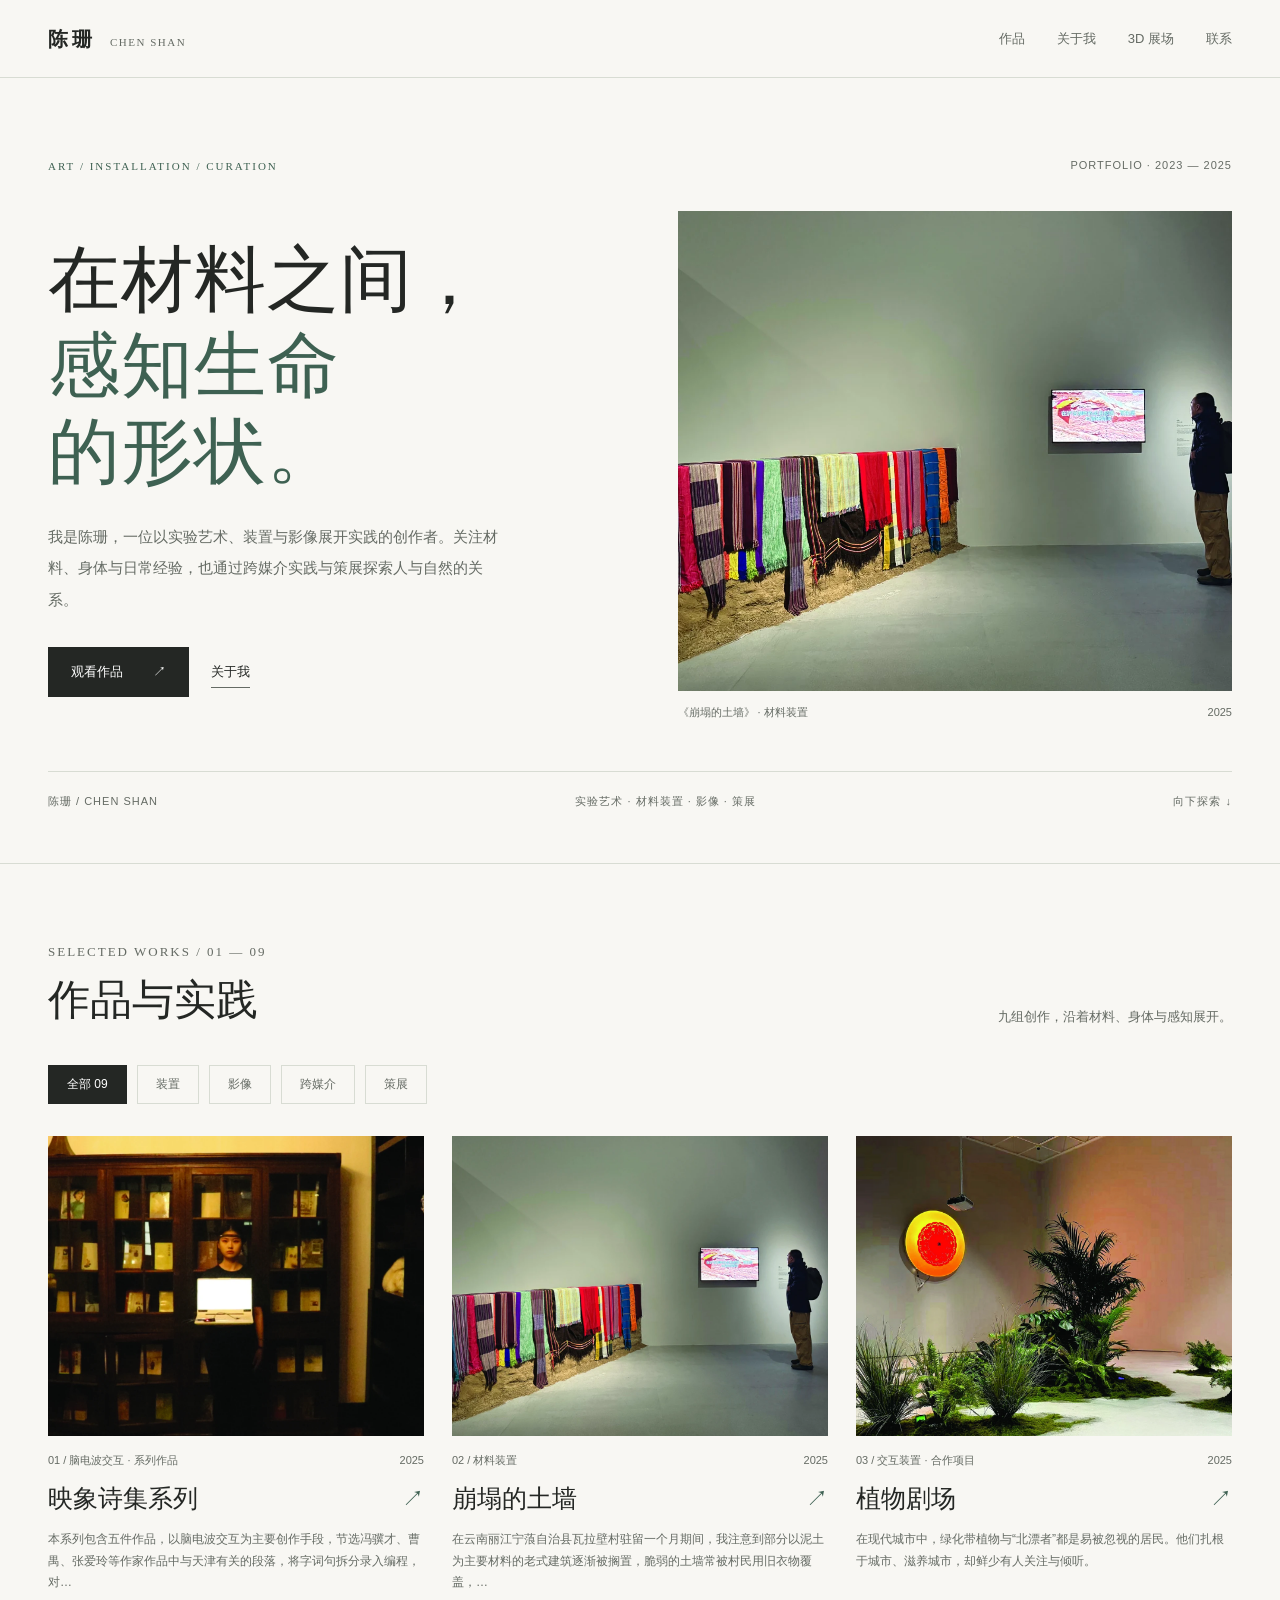
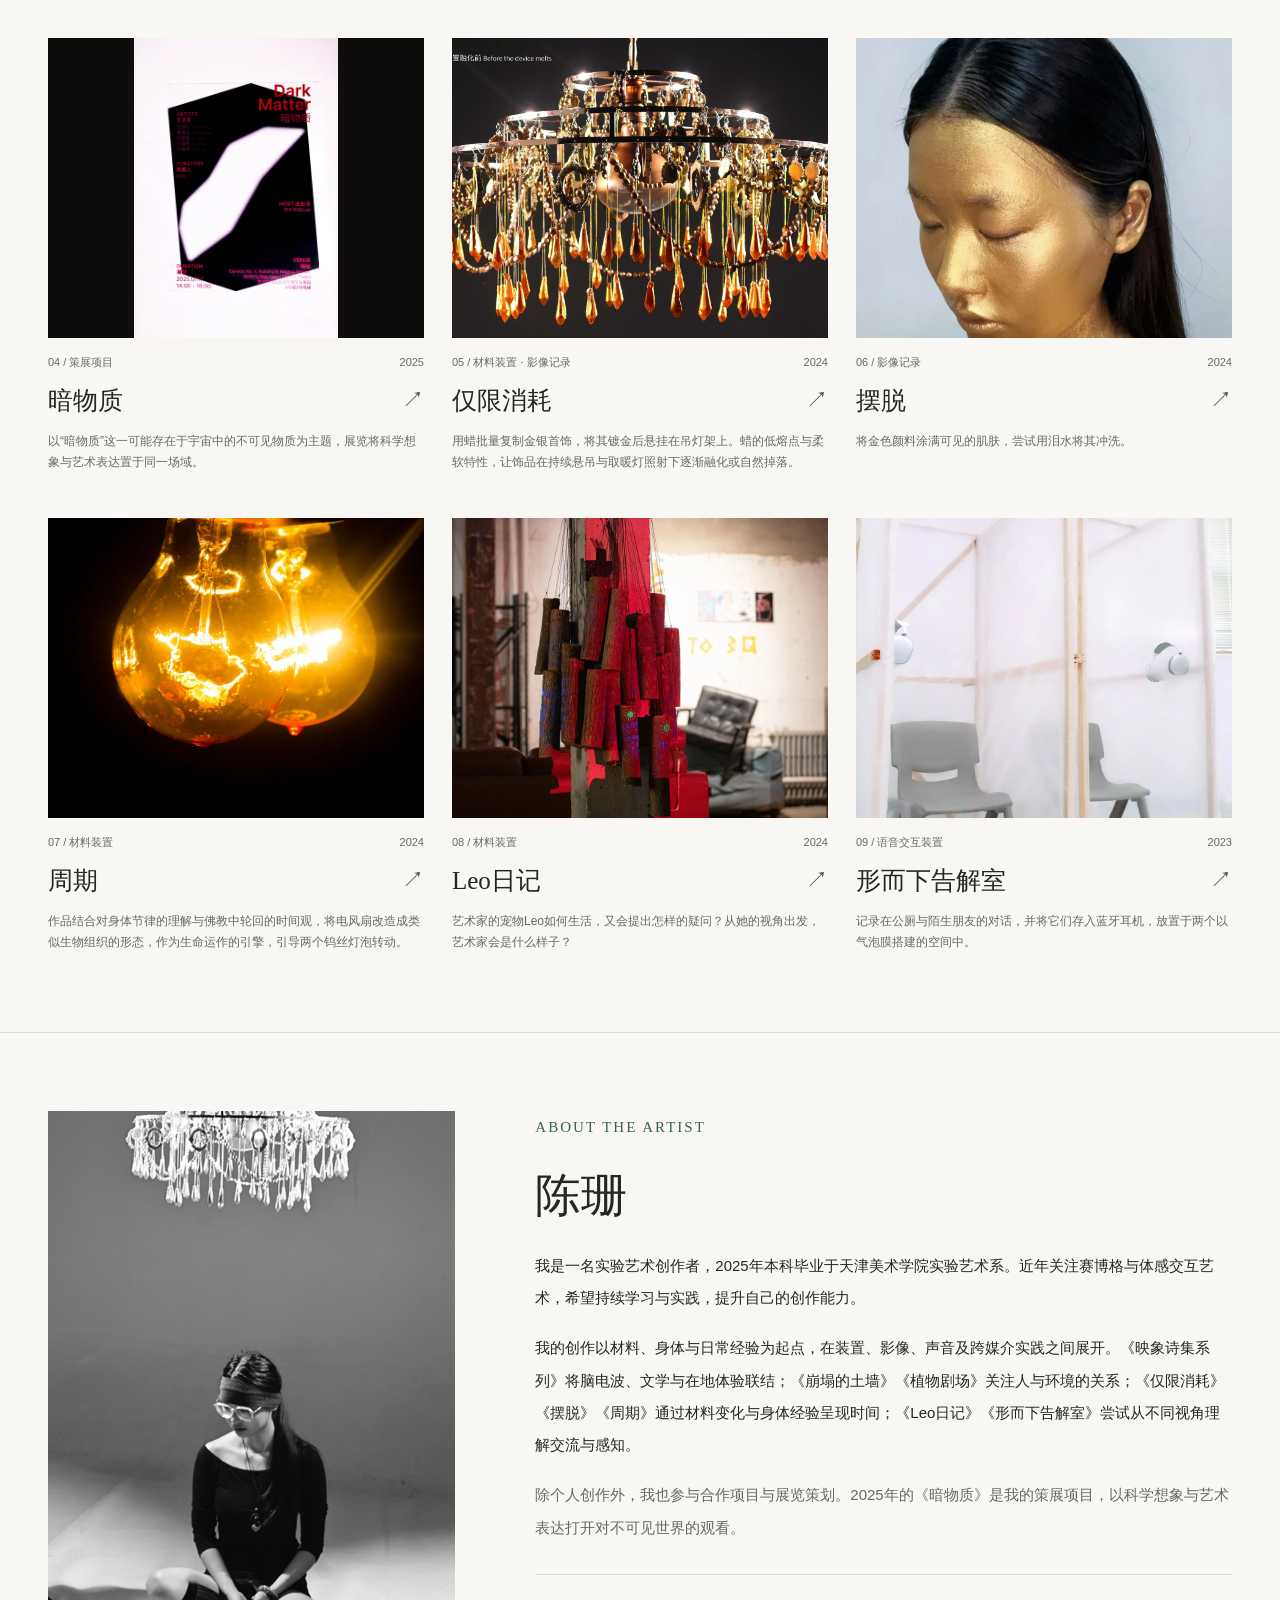
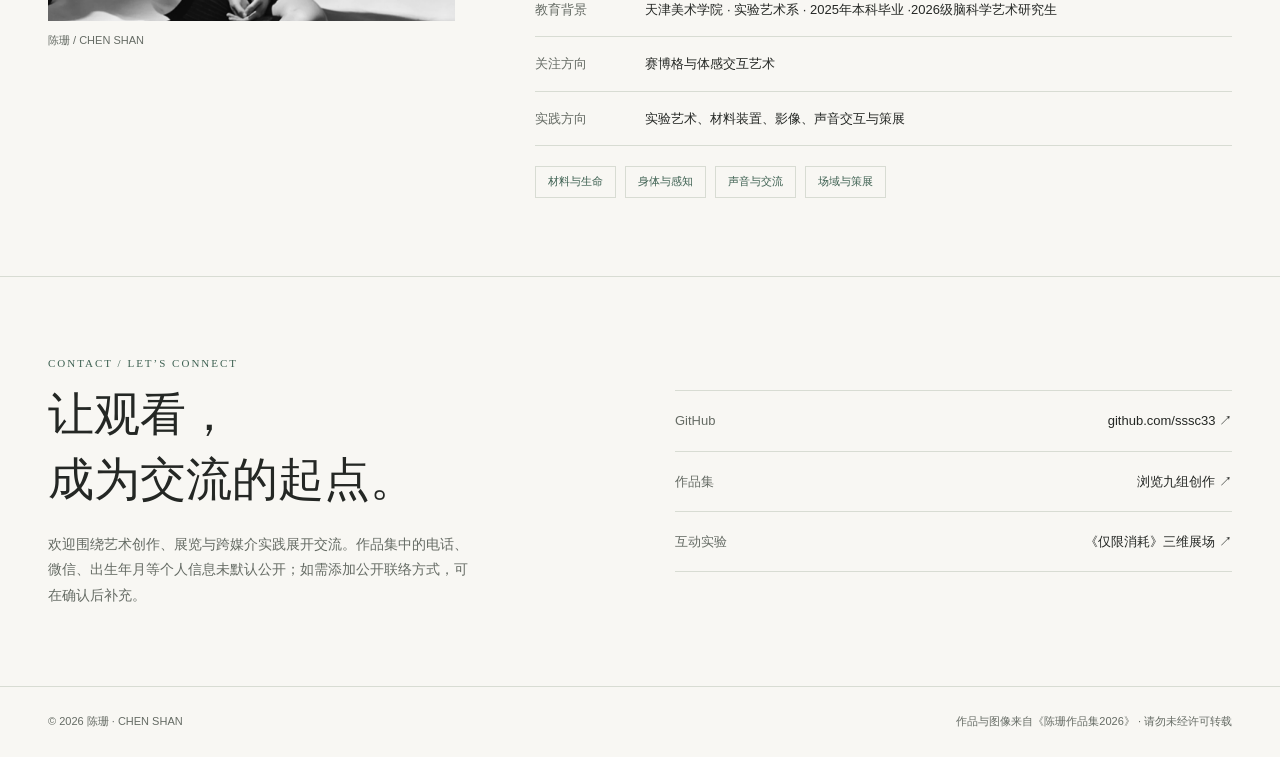
<file: index.html>
<!DOCTYPE html>
<html lang="zh-CN" data-page-node-id="8rqSKiqKAt4icM2FyEb4Lp">
<head data-page-node-id="r7pFKHKZSYpOKsi2xy7SsX">
<meta charset="UTF-8" data-page-node-id="VbLnbrAMjZAGLUX6x2BmOQ">
<meta name="viewport" content="width=device-width,initial-scale=1" data-page-node-id="K2Qko5HA6ViJSsqcUF17HR">
<meta name="description" content="陈珊的实验艺术、装置、影像与策展作品。精选2023—2025年九组创作与项目。" data-page-node-id="hpjHvRL4Z7UQ2uPCsbpcK3">
<meta name="theme-color" content="#f8f7f3" data-page-node-id="7s4FCOfPpSHMFYwwAiRGYe">
<title data-page-node-id="KcirDxGFy3YMMjOQRuATz5">陈珊 CHEN SHAN · 个人作品集</title>
<link rel="stylesheet" href="css/portfolio.css" data-page-node-id="AGuR8pjOy6LHLZb55GRNJC">
<style id="__dm_no_drag_style__">* { -webkit-user-drag: none !important; }</style>
<style id="__dm_bindable_badge_style__">[data-sp-bindable="database"]{outline:1px dashed #0088ff;outline-offset:2px;border-radius:4px;}[data-sp-bindable="database"] *{pointer-events:none !important;transition:none !important;animation:none !important;}[data-sp-bindable="database"]{transition:none !important;animation:none !important;}</style>
</head>
<body data-page-node-id="zxmTgvAGalnPDvrvuc9wGL" style="">
<a class="skip-link" href="#main" data-page-node-id="d4kaXivJX1kNDHhOdg2tZq">跳到内容</a>
<header class="navbar" data-page-node-id="yDhXeYIz6Goq0k56LHNDEj">
<div class="wrap nav-container" data-page-node-id="qvyIbfDB85fH6q7QBkct9z">
<a class="nav-logo" href="index.html" data-page-node-id="BQwiSTdlxaymNYFSNf6ZC4">陈珊<small data-page-node-id="AhR1pgY9bKQGkeUT7XoJTi">CHEN SHAN</small>
</a>
<button class="nav-toggle" id="navToggle" aria-label="展开导航" aria-controls="navMenu" aria-expanded="false" data-page-node-id="5eZ8E43hVzbRWwQamT27dA">
<span class="nav-toggle-bar" data-page-node-id="Bzx51gRHUVUiO9maMeAMvN">
</span>
<span class="nav-toggle-bar" data-page-node-id="wEY5UCsZmvoomRqXjl6Aoh">
</span>
<span class="nav-toggle-bar" data-page-node-id="UrbFhuCrmnl0DbXLItlNTF">
</span>
</button>
<nav class="nav-menu" id="navMenu" aria-label="主导航" data-page-node-id="De8FQhbb19MsvATQdYNJSs">
<a class="nav-link" href="index.html#projects" data-page-node-id="6uYnyJUIibCQYGfRBbZDWI">作品</a>
<a class="nav-link" href="index.html#about" data-page-node-id="VaIHej3FTrCNHgP7EDszMw">关于我</a>
<a class="nav-link" href="timeline.html" data-page-node-id="8xbdNMnM8Fn4HR6lv8vshx">3D 展场</a>
<a class="nav-link" href="index.html#contact" data-page-node-id="5mGRI9uKcIzMJHMiRJOH5d">联系</a>
</nav>
</div>
</header>
<main id="main" data-page-node-id="DuAxab1CW8g7aHWgW6Pnt1">
<section class="hero" id="home" data-page-node-id="LjmiUu1NsNDCRCs7va02gN">
<div class="wrap" data-page-node-id="DUflPztkRe6MOfxMQCDOwD">
<div class="hero-top" data-page-node-id="HxRttDahtAoNEker7qel5d">
<p class="kicker" data-page-node-id="m9MrYgFJ4cPLaMZuAOOzHd">ART / INSTALLATION / CURATION</p>
<p class="edition" data-page-node-id="xJ68UmTMQXGUxdbTWFNXQ9">PORTFOLIO · 2023 — 2025</p>
</div>
<div class="hero-grid" data-page-node-id="Zc6afs6mBFcu9VQxuMY5nz">
<div data-page-node-id="iYfrbtUtebscTE5A22pWgN">
<h1 class="hero-title" data-page-node-id="KV5nus6A5TIagQgs4sqKz0">在材料之间，<span data-page-node-id="XS1itF7svudnhnh4CrcKso">感知生命<br data-page-node-id="YYrQ8zOkXCl9Fcp5xOy58J">的形状。</span>
</h1>
<p class="hero-copy" data-page-node-id="4VZxBZcISCRk0phho52JFA">我是陈珊，一位以实验艺术、装置与影像展开实践的创作者。关注材料、身体与日常经验，也通过跨媒介实践与策展探索人与自然的关系。</p>
<div class="hero-actions" data-page-node-id="KoPHd4SodpDnVhEGOOHDpK">
<a class="btn" href="#projects" data-page-node-id="AmMBisaLcfNqJcHzuVyXfW">观看作品 <span aria-hidden="true" data-page-node-id="O87ezpdwfyyXMmSPQWHLcY">↗</span>
</a>
<a class="text-link" href="#about" data-page-node-id="i0LDIbkV26cGXY1wYhwogF">关于我</a>
</div>
</div>
<figure class="hero-art" data-page-node-id="IDFvWOrCzEm8qx8jWJeQcH">
<a href="work-earth-wall.html" aria-label="查看崩塌的土墙作品详情" data-page-node-id="Dw76rztbG07zw482Oq4LxG">
<img src="assets/portfolio/earth-wall.webp" alt="崩塌的土墙，手工布包裹土墙的展览现场" width="1200" height="1000" fetchpriority="high" data-page-node-id="7Zx7bwTkH1O273FA3UNeEx">
</a>
<figcaption data-page-node-id="mycjBBVrcUg0wQJEulTAfn">
<span data-page-node-id="uY9HEKcPhwbXBM5oLbmpKR">《崩塌的土墙》 · 材料装置</span>
<span data-page-node-id="kH0jKV8ebJ1SuhMEouJpqR">2025</span>
</figcaption>
</figure>
</div>
<div class="hero-bottom" data-page-node-id="yq9r3juT6W19oCx17U4fAx">
<span data-page-node-id="zAoJQQhbQHPWRhGPbzbyqy">陈珊 / CHEN SHAN</span>
<span data-page-node-id="1dM6NcJXwuKGFtEtPI2uCe">实验艺术 · 材料装置 · 影像 · 策展</span>
<a href="#projects" data-page-node-id="fie3w0j6aCiOluNOFnfkE2">向下探索 ↓</a>
</div>
</div>
</section>
<section class="section" id="projects" data-page-node-id="0bmyb6F4ytcuIoFzFXzmMe">
<div class="wrap" data-page-node-id="xuqONyHzVrsmb2aWUTFuHP">
<div class="section-head" data-page-node-id="tW1BEHLWjg4eVTgFAF8iff">
<div data-page-node-id="ewO8BRMjrjDTyKyVDR6MmM">
<p class="kicker" data-page-node-id="VBOZm6IR5PBn5HTF9w6mGm">SELECTED WORKS / 01 — 09</p>
<h2 data-page-node-id="GGfreHrT33aZuuHNrrsM6x">作品与实践</h2>
</div>
<p data-page-node-id="7M0go16252kr0ZYhS5fdw8">九组创作，沿着材料、身体与感知展开。</p>
</div>
<div class="filters" aria-label="按作品类别筛选" data-page-node-id="gLvCW88hzOh6Fh2S99IjmY">
<button class="filter" data-filter="all" aria-pressed="true" data-page-node-id="zxP5Es5ytA4f65yMWZFBmk">全部 09</button>
<button class="filter" data-filter="installation" aria-pressed="false" data-page-node-id="orpA2GfNDc6koQlDV4jXFV">装置</button>
<button class="filter" data-filter="image" aria-pressed="false" data-page-node-id="Luy5t0V6JewL2Hq0Y6QHCM">影像</button>
<button class="filter" data-filter="practice" aria-pressed="false" data-page-node-id="ScJ9uwfFAE5u0oPDNvToVn">跨媒介</button>
<button class="filter" data-filter="curation" aria-pressed="false" data-page-node-id="ENPxYJfzUWmUggTFv11vIa">策展</button>
</div>
<p class="sr-only" id="filterStatus" role="status" aria-live="polite" data-page-node-id="LIbEClHE0OYYuNawBgkXYr">显示9组作品</p>
<div class="project-grid" data-page-node-id="fJy63Kv2Q7pPlUt0zCBdjE">
<article class="project-card" data-category="practice" data-page-node-id="rFbKSQRGn6zTZYOopigCDA">
<a href="work-imagery.html" data-page-node-id="H3zZ6UIDPNkSXo3pdxqVdg">
<div class="card-media" data-page-node-id="Jc3W03LBCmAtAokfQvxqrf">
<img src="assets/portfolio/imagery.webp" alt="映象诗集系列作品图" loading="lazy" width="900" height="1050" data-page-node-id="H3m1jaWlPb2wvrij1d2EDs">
</div>
<div class="card-meta" data-page-node-id="XCp63VU9dARAOR9VBz2gR8">
<span data-page-node-id="GvpK3c8wE8CtLAY82I8bH3">01 / 脑电波交互 · 系列作品</span>
<span data-page-node-id="6OJpRyAEGJcwIhZiY3JytP">2025</span>
</div>
<h3 class="card-title" data-page-node-id="1PiB0AJ4rihH0LHjBxrcMW">映象诗集系列<span aria-hidden="true" data-page-node-id="7NzWHECY0EGXoAWnIrsIoK">↗</span>
</h3>
<p class="card-desc" data-page-node-id="94BTmNkwBdgaGPwcETQ2Cl">本系列包含五件作品，以脑电波交互为主要创作手段，节选冯骥才、曹禺、张爱玲等作家作品中与天津有关的段落，将字词句拆分录入编程，对…</p>
</a>
</article>
<article class="project-card" data-category="installation" data-page-node-id="3tYBJOlHDfusB7Xww6T66I">
<a href="work-earth-wall.html" data-page-node-id="NG0xI96PKbP2ymIgbboHBJ">
<div class="card-media" data-page-node-id="G4xBtjoF0jVLgBmKknrYRa">
<img src="assets/portfolio/earth-wall.webp" alt="崩塌的土墙作品图" loading="lazy" width="900" height="1050" data-page-node-id="K84VFdk0CBFzL3qQZcRZbH">
</div>
<div class="card-meta" data-page-node-id="Gp1iAVl9ILX1ARxCKrddMU">
<span data-page-node-id="mzPMhLe65Y0NJzpMqebNjS">02 / 材料装置</span>
<span data-page-node-id="Rhi8oH7NiyOuwtLxG7HGyU">2025</span>
</div>
<h3 class="card-title" data-page-node-id="fPaa8gXCIZ4fuIc6d2ecSX">崩塌的土墙<span aria-hidden="true" data-page-node-id="bQVb5cLYR2mZ8pE7TbYNUW">↗</span>
</h3>
<p class="card-desc" data-page-node-id="Y1O5DTuGuNqWvEMUqGCoVH">在云南丽江宁蒗自治县瓦拉壁村驻留一个月期间，我注意到部分以泥土为主要材料的老式建筑逐渐被搁置，脆弱的土墙常被村民用旧衣物覆盖，…</p>
</a>
</article>
<article class="project-card" data-category="installation" data-page-node-id="5OfZrql3R7miHOC8eykHdu">
<a href="work-botanical.html" data-page-node-id="ahPLdRDXLRE9QlOVuef03i">
<div class="card-media" data-page-node-id="qtgHx1YzYGhgfnCmOZud1L">
<img src="assets/portfolio/botanical.webp" alt="植物剧场作品图" loading="lazy" width="900" height="1050" data-page-node-id="7uFxaMbbcZM6JhkjvAYRgU">
</div>
<div class="card-meta" data-page-node-id="mFFFwgALbZp703virQVrYX">
<span data-page-node-id="WshXQQZnUDI5AYICbx2u8R">03 / 交互装置 · 合作项目</span>
<span data-page-node-id="z9fBZPmLCqiruDuBKpVP3q">2025</span>
</div>
<h3 class="card-title" data-page-node-id="5rWJfnbYyoBz6niMa8VM8O">植物剧场<span aria-hidden="true" data-page-node-id="sAsEXTulQwPHdMPkhCJug7">↗</span>
</h3>
<p class="card-desc" data-page-node-id="ldxuuGJr6nevaJ9AyTMRPi">在现代城市中，绿化带植物与“北漂者”都是易被忽视的居民。他们扎根于城市、滋养城市，却鲜少有人关注与倾听。</p>
</a>
</article>
<article class="project-card" data-category="curation" data-page-node-id="uz2whmkCNV7XrFNf0wSaUU">
<a href="work-dark-matter.html" data-page-node-id="z8bTIYYOCyOoLFpnbVDTBX">
<div class="card-media is-poster" data-page-node-id="Bw4RPIZENVYA1CGx8QbJVB">
<img src="assets/portfolio/dark-matter.webp" alt="《暗物质》展览海报，黑底红字与白色光带" loading="lazy" width="900" height="1050" data-page-node-id="zcgozBbKVKFmWbWggzXrNo">
</div>
<div class="card-meta" data-page-node-id="Jo8I1wFjFIxh0eSOeBBrcK">
<span data-page-node-id="EJko2rqDZTBpF3XP0Y07xk">04 / 策展项目</span>
<span data-page-node-id="nuvH78bdJd6HGuqe1vDlWP">2025</span>
</div>
<h3 class="card-title" data-page-node-id="YbEvTHbI5kwps78KhJ8gAw">暗物质<span aria-hidden="true" data-page-node-id="V28ThhhhKYr1BPY9Ovr3aA">↗</span>
</h3>
<p class="card-desc" data-page-node-id="J1he9ICSEvEyZlqzTgU3qT">以“暗物质”这一可能存在于宇宙中的不可见物质为主题，展览将科学想象与艺术表达置于同一场域。</p>
</a>
</article>
<article class="project-card" data-category="installation" data-page-node-id="WVVnLS3crsObcppL8PrpQQ">
<a href="work-consumption.html" data-page-node-id="QJ77MncqMfLVhNXMicfDSt">
<div class="card-media" data-page-node-id="EOT4CTm9xfzrHGBA5Bsu2w">
<img src="assets/portfolio/consumption.webp" alt="仅限消耗作品图" loading="lazy" width="900" height="1050" data-page-node-id="C8YoSz1PLvJE9T3rqj2wCV">
</div>
<div class="card-meta" data-page-node-id="sqvKQrvFK1GOioE0CeqFIc">
<span data-page-node-id="FESVBbiKDDagqTpl6zBhpm">05 / 材料装置 · 影像记录</span>
<span data-page-node-id="tJmkwFJDtMiUrsledAOqYh">2024</span>
</div>
<h3 class="card-title" data-page-node-id="n6nFlDAZwGNPXzeFUab25z">仅限消耗<span aria-hidden="true" data-page-node-id="xZyRbNjsJmi7TcEfm8faZC">↗</span>
</h3>
<p class="card-desc" data-page-node-id="4AeFkVDPm9H0lea5YzZVbN">用蜡批量复制金银首饰，将其镀金后悬挂在吊灯架上。蜡的低熔点与柔软特性，让饰品在持续悬吊与取暖灯照射下逐渐融化或自然掉落。</p>
</a>
</article>
<article class="project-card" data-category="image" data-page-node-id="1CvXSjCyUfIJpEK2koOVus">
<a href="work-get-rid-of.html" data-page-node-id="IYSiBgVrbpLYFr7I49TXhP">
<div class="card-media is-portrait" data-page-node-id="fCdCmls4lJUTkNeryMFyo9">
<img src="assets/portfolio/get-rid-of.webp" alt="金色颜料覆满脸部与肩颈，闭眼低头的身体特写" loading="lazy" width="900" height="1050" data-page-node-id="XSSQuBGkBaIVmyoB8HOvNU">
</div>
<div class="card-meta" data-page-node-id="tSEDN8IYAzkwGAj8pbAw4d">
<span data-page-node-id="nMoH6YptEPCT6C259nITm0">06 / 影像记录</span>
<span data-page-node-id="b7cag6lSutp70GAQ5FNBna">2024</span>
</div>
<h3 class="card-title" data-page-node-id="8WX1WpWPXglCd7lspYT3EY">摆脱<span aria-hidden="true" data-page-node-id="3S2lA6UiQw6gS2vGcEErzB">↗</span>
</h3>
<p class="card-desc" data-page-node-id="iGRIkxFFoNB03xsGqFhYf5">将金色颜料涂满可见的肌肤，尝试用泪水将其冲洗。</p>
</a>
</article>
<article class="project-card" data-category="installation" data-page-node-id="tbIvP1AASJiEKXtGyooAmf">
<a href="work-cycle.html" data-page-node-id="1KLz2uZOlCgySCBDPaOQpD">
<div class="card-media" data-page-node-id="Klf55AW4boTc7dqDZuk8wc">
<img src="assets/portfolio/cycle.webp" alt="暗场中两只钨丝灯泡发出暖橙色光" loading="lazy" width="900" height="1050" data-page-node-id="MKaWNGToZCO3EjUGcToOLD">
</div>
<div class="card-meta" data-page-node-id="To2uqE7lomcR2re0bi9jJC">
<span data-page-node-id="SPz50BOyzHDl3EsrZG1UFW">07 / 材料装置</span>
<span data-page-node-id="YOCGlKCPZWGkaQkCkRsmj0">2024</span>
</div>
<h3 class="card-title" data-page-node-id="OQULDV1ZZaPlTb29PMqgOh">周期<span aria-hidden="true" data-page-node-id="xryxOqTnEITVnz8qwMOBxD">↗</span>
</h3>
<p class="card-desc" data-page-node-id="9ch0KR0VxeMMVC5WAxu08N">作品结合对身体节律的理解与佛教中轮回的时间观，将电风扇改造成类似生物组织的形态，作为生命运作的引擎，引导两个钨丝灯泡转动。</p>
</a>
</article>
<article class="project-card" data-category="installation" data-page-node-id="Z7gHgy4NKIrmsDXgwzMHJp">
<a href="work-leo.html" data-page-node-id="TH6hxhLv0PpIv5amz4Y04h">
<div class="card-media" data-page-node-id="pdm0bRaXjD8QJM5WoAJkUf">
<img src="assets/portfolio/leo.webp" alt="悬挂的桉木段与荧光涂绘装置现场" loading="lazy" width="900" height="1050" data-page-node-id="HbRIf6Mn2d5oENOtUk14df">
</div>
<div class="card-meta" data-page-node-id="IBA7ERpBU1ZAAK8lTCX2h2">
<span data-page-node-id="HIwsorPFPPErjBekWSQtSq">08 / 材料装置</span>
<span data-page-node-id="uXlC0FuxdBDDco8M2pNyNz">2024</span>
</div>
<h3 class="card-title" data-page-node-id="Ol0RXcs9A2H8SdcFndp7am">Leo日记<span aria-hidden="true" data-page-node-id="lvmyrucBpM0fNvsRsb5kua">↗</span>
</h3>
<p class="card-desc" data-page-node-id="qgoHghnOwF4AwTFVaYRf7p">艺术家的宠物Leo如何生活，又会提出怎样的疑问？从她的视角出发，艺术家会是什么样子？</p>
</a>
</article>
<article class="project-card" data-category="installation" data-page-node-id="95BIICgwBDAA8yEtyERp4S">
<a href="work-confessional.html" data-page-node-id="urdnMqRxlg5k6DHZJJIVGO">
<div class="card-media" data-page-node-id="9g2UNh5XlcJMRXAi7PWzXK">
<img src="assets/portfolio/confessional.webp" alt="形而下告解室作品图" loading="lazy" width="900" height="1050" data-page-node-id="1bliIZ3j7Fu4dHgOGwSv73">
</div>
<div class="card-meta" data-page-node-id="PaCEAC9HsSGuvXBK1xXdpO">
<span data-page-node-id="DivEehkYTcI0HidxJHXBzk">09 / 语音交互装置</span>
<span data-page-node-id="xNzD1FJflwfXiCDO9jZwcN">2023</span>
</div>
<h3 class="card-title" data-page-node-id="0BMVjzOoDCaYxnB2FBFYm8">形而下告解室<span aria-hidden="true" data-page-node-id="jQ2C1rE8XNGrePBddzTjxh">↗</span>
</h3>
<p class="card-desc" data-page-node-id="PkMECN5EFPUf0OkSSXmUhF">记录在公厕与陌生朋友的对话，并将它们存入蓝牙耳机，放置于两个以气泡膜搭建的空间中。</p>
</a>
</article>
</div>
</div>
</section>
<section class="section" id="about" data-page-node-id="hDCsEiD3nDiLZNvUm8Z6qC">
<div class="wrap about-grid" data-page-node-id="2Bpl6cDTBG74Y5MFG8LCPL">
<figure class="portrait" data-page-node-id="4ZkSQBFHXjVKyntCtuCLxH">
<img src="assets/portfolio/portrait.webp" alt="陈珊个人肖像" loading="lazy" width="750" height="1000" data-page-node-id="BcUXncsoV3ziTT0j42FAFh">
<figcaption data-page-node-id="6X8ukbcPmlWNusg531TWzT">陈珊 / CHEN SHAN</figcaption>
</figure>
<div class="about-text" data-page-node-id="dPPhMnISm9zFepQm2Ijo2y">
<p class="kicker" data-page-node-id="Ibo886fFjw0i4kbHgx61mt">ABOUT THE ARTIST</p>
<h2 data-page-node-id="ecWs6BTzSRp9x1OFpZW0lP">陈珊</h2>
<p data-page-node-id="4j51LOhBPD9yqapucMesix">我是一名实验艺术创作者，2025年本科毕业于天津美术学院实验艺术系。近年关注赛博格与体感交互艺术，希望持续学习与实践，提升自己的创作能力。</p>
<p data-page-node-id="JGRxh6oGOhJXLJqaclcJEH">我的创作以材料、身体与日常经验为起点，在装置、影像、声音及跨媒介实践之间展开。《映象诗集系列》将脑电波、文学与在地体验联结；《崩塌的土墙》《植物剧场》关注人与环境的关系；《仅限消耗》《摆脱》《周期》通过材料变化与身体经验呈现时间；《Leo日记》《形而下告解室》尝试从不同视角理解交流与感知。</p>
<p class="about-note" data-page-node-id="cjtVDxZkesMzEfPZ0rxol0">除个人创作外，我也参与合作项目与展览策划。2025年的《暗物质》是我的策展项目，以科学想象与艺术表达打开对不可见世界的观看。</p>
<dl class="bio-facts" data-page-node-id="EXjLJWpWGTzuhuPC7adHVS">
<div class="bio-fact" data-page-node-id="jQ3xFWwgAGBLkUATvxAfwK">
<dt data-page-node-id="54zK2WmTij1b7LG1MGep6x">教育背景</dt>
<dd data-page-node-id="GuYZsklQOX63IgmH93gxyK" style="white-space: pre-wrap;">天津美术学院 · 实验艺术系 · 2025年本科毕业 ·2026级脑科学艺术研究生
</dd>
</div>
<div class="bio-fact" data-page-node-id="PDAYX4Gyw3XEBgnBGEYeKm">
<dt data-page-node-id="Xq2WROgzgSDsjy3eaG3GT1">关注方向</dt>
<dd data-page-node-id="TpK7x1UFUSNVZjm2Yywuid">赛博格与体感交互艺术</dd>
</div>
<div class="bio-fact" data-page-node-id="dVgb9wG7CbXbAd5lpJj0M8">
<dt data-page-node-id="dEDuU2cMHJkpTt1Et7O5ck">实践方向</dt>
<dd data-page-node-id="dEm9SZmFVTnFVOXKHr9Mbq">实验艺术、材料装置、影像、声音交互与策展</dd>
</div>
</dl>
<div class="practice-tags" data-page-node-id="hHy08WqHcl9JxlPlbgvL7G">
<span data-page-node-id="u81gjflQgrxtHZbJYbH8yK">材料与生命</span>
<span data-page-node-id="kF62iWRyaflmHEDdy9fDnE">身体与感知</span>
<span data-page-node-id="1E1plcMuUWE3CJcsX0MgOA">声音与交流</span>
<span data-page-node-id="9aBi1jxP1kDnn4MOAvSw1j">场域与策展</span>
</div>
</div>
</div>
</section>
<section class="section" id="contact" data-page-node-id="a4TPkDANDwa1sWwMPHZ4zK">
<div class="wrap contact-grid" data-page-node-id="KSlRW6Yx4Utkxodf7xm962">
<div data-page-node-id="uEgwmuAGlHyGPovqGc7r2A">
<p class="kicker" data-page-node-id="VatBQiStNF1U43RyNuHI1l">CONTACT / LET’S CONNECT</p>
<h2 class="contact-title" data-page-node-id="QHNHyK1Yht4aHAejOJMFOi">让观看，<br data-page-node-id="5UUw8RMlb3bNEdjelauGkN">成为交流的起点。</h2>
<p class="contact-copy" data-page-node-id="ymNMervjdMJEla2n8lDskk">欢迎围绕艺术创作、展览与跨媒介实践展开交流。作品集中的电话、微信、出生年月等个人信息未默认公开；如需添加公开联络方式，可在确认后补充。</p>
</div>
<div class="contact-links" data-page-node-id="ZWDU0idD5ssMBvu4rVclTg">
<a class="contact-row" href="https://github.com/sssc33" target="_blank" rel="noopener noreferrer" data-page-node-id="8zgZzN3a9RMBhJdC6eEXwb">
<span data-page-node-id="MRtl4LVaZB6vDFhJGRzas2">GitHub</span>github.com/sssc33 ↗</a>
<a class="contact-row" href="#projects" data-page-node-id="D2dr72fWPEtSr8iDlDQdSr">
<span data-page-node-id="BuBF2NYso68QgPKq5CWTzA">作品集</span>浏览九组创作 ↗</a>
<a class="contact-row" href="timeline.html" data-page-node-id="xZaDjYMfJsBc9cqext0ZUj">
<span data-page-node-id="Ubp0FIPt47IWAQioDHBtiD">互动实验</span>《仅限消耗》三维展场 ↗</a>
</div>
</div>
</section>
</main>
<footer class="footer" data-page-node-id="6l9QtA7F4BIwiAAzeSgun1">
<div class="wrap" data-page-node-id="TIz20aNy4aAbjTHhcQcCt9">
<p data-page-node-id="VG51K3Mws3HWgoZJ4e9H84">© <span id="year" data-page-node-id="TQrjBvlMNtZSmgmIc6kcFV">2026</span> 陈珊 · CHEN SHAN</p>
<p data-page-node-id="6BhGi6ITAt1mcs94YiNG4a">作品与图像来自《陈珊作品集2026》 · 请勿未经许可转载</p>
</div>
</footer>
<script src="js/main.js" defer="" data-page-node-id="bkAnk30GubOxSQOVmyIglw">
</script>
</body>
</html>
</file>
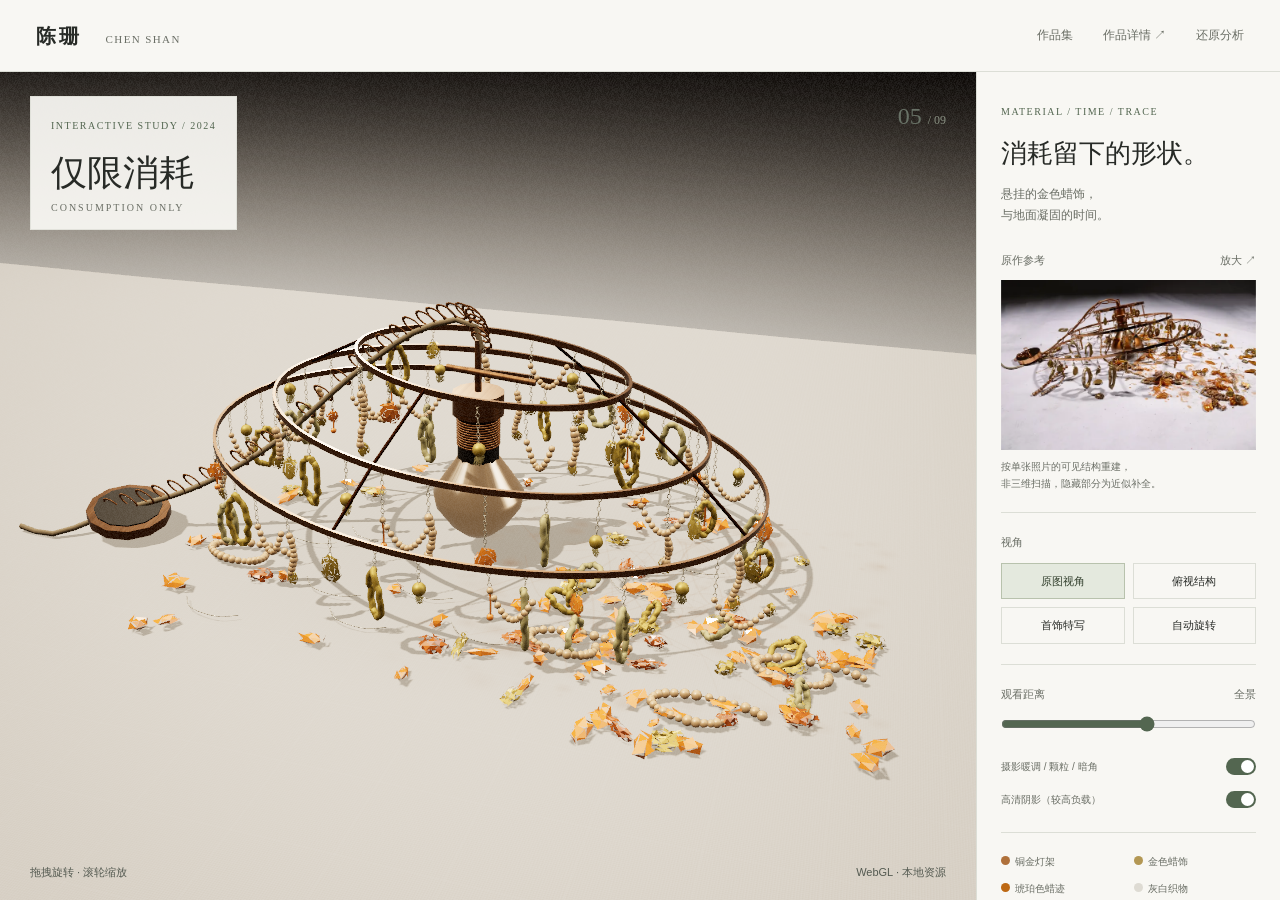
<file: timeline.html>
<!DOCTYPE html>
<html lang="zh-CN">
<head>
<meta charset="UTF-8">
<meta name="viewport" content="width=device-width,initial-scale=1">
<meta name="description" content="陈珊《仅限消耗》参考摄影三维重建：金属灯架、蜡制首饰与消耗痕迹。">
<title>仅限消耗 · 交互三维展场 | 陈珊</title>
<link rel="stylesheet" href="css/timeline.css?v=20261029">
</head>
<body>
<header class="scene-header">
<a class="brand" href="index.html">陈珊 <span>CHEN SHAN</span>
</a>
<nav aria-label="页面导航">
<a href="index.html#projects">作品集</a>
<a href="work-consumption.html">作品详情 ↗</a>
<button id="analysisButton">还原分析</button>
</nav>
</header>
<main class="scene-layout">
<section class="stage" aria-label="仅限消耗三维模型">
<div id="canvas-container">
</div>
<div class="stage-caption">
<span class="eyebrow">INTERACTIVE STUDY / 2024</span>
<h1>仅限消耗</h1>
<p>CONSUMPTION ONLY</p>
</div>
<div class="stage-number">05 <span>/ 09</span>
</div>
<div id="loading" class="loading" role="status">正在构建灯架、首饰与蜡质痕迹…</div>
<div class="stage-bottom">
<span id="sceneStatus" role="status" aria-live="polite">拖拽旋转 · 滚轮缩放</span>
<span id="qualityStatus">WebGL · 本地资源</span>
</div>
</section>
<aside class="inspector">
<div class="panel-heading">
<span class="eyebrow">MATERIAL / TIME / TRACE</span>
<h2>消耗留下的形状。</h2>
<p>悬挂的金色蜡饰，<br>与地面凝固的时间。</p>
</div>
<div class="reference-box">
<div class="label-row">
<span>原作参考</span>
<button id="referenceButton">放大 ↗</button>
</div>
<img src="assets/consumption/reference.svg" alt="用户提供的原作照片：金属环形灯架上悬挂金色蜡饰，布面散落蜡块" width="1080" height="720">
<p>按单张照片的可见结构重建，<br>非三维扫描，隐藏部分为近似补全。</p>
</div>
<div class="control-section">
<p class="control-label">视角</p>
<div class="button-grid">
<button id="resetView" class="selected">原图视角</button>
<button id="topView">俯视结构</button>
<button id="detailView">首饰特写</button>
<button id="autoRotate" aria-pressed="false">自动旋转</button>
</div>
</div>
<div class="control-section">
<label class="range-label" for="zoomRange">
<span>观看距离</span>
<output id="zoomValue">全景</output>
</label>
<input id="zoomRange" type="range" min="5" max="14" value="10.2" step="0.1">
<div class="toggle-row">
<span>摄影暖调 / 颗粒 / 暗角</span>
<button id="filterToggle" class="switch" aria-label="摄影滤镜" aria-pressed="true">
<span>
</span>
</button>
</div>
<div class="toggle-row">
<span>高清阴影（较高负载）</span>
<button id="qualityToggle" class="switch" aria-label="高清阴影" aria-pressed="true">
<span>
</span>
</button>
</div>
</div>
<div class="material-key">
<span>
<i class="key-metal">
</i>铜金灯架</span>
<span>
<i class="key-wax">
</i>金色蜡饰</span>
<span>
<i class="key-amber">
</i>琥珀色蜡迹</span>
<span>
<i class="key-cloth">
</i>灰白织物</span>
</div>
<p class="panel-note">鼠标拖拽或单指旋转；滚轮或双指缩放。<br>模型为真实几何体，可从不同角度观看。<br>点击模型查看材料提示。</p>
</aside>
</main>
<dialog id="referenceDialog" class="reference-dialog" aria-label="原作照片对照">
<div class="dialog-header">
<span>原作摄影 / 用户上传参考</span>
<button data-close="referenceDialog">关闭 ×</button>
</div>
<img src="assets/consumption/reference.svg" alt="仅限消耗原作参考照片">
</dialog>
<dialog id="analysisDialog" class="analysis-dialog" aria-label="照片分析与三维还原结论">
<div class="dialog-header">
<span>REFERENCE ANALYSIS / 还原依据</span>
<button data-close="analysisDialog">关闭 ×</button>
</div>
<article>
<p class="eyebrow">CONSUMPTION ONLY · 2024</p>
<h2>从作品摄影，到三维展场</h2>
<p class="lead">这是一份基于单张照片的几何与材质重建，不是摄影测量或精确扫描。照片无法确定真实尺寸、背面形态及全部首饰数量，下列尺寸均为用于保持比例的虚拟单位。</p>
<h3>01 / 几何结构与相对比例</h3>
<p>横向多层环形金属灯架低置于台面，整体略倾斜。模型采用三层环带：直径约4.7、3.7、2.3虚拟单位，截面为薄而有宽度的矩形金属带；总高约2.1单位。中心由滴状反光灯泡、螺纹灯座和上方连接件构成；细支撑杆连接环层。左侧线缆与链条延伸至圆形连接件。</p>
<p>首饰沿环带悬挂，包括竖向镂空长环、不规则金色片、珠串和细链。形态不采用整齐重复的复制，而使用固定随机种子形成尺寸、垂落长度与不规则边缘的差异。前右方台面上的散落蜡片、珠串、细线与蜡渍保留非对称分布。</p>
<h3>02 / 材质、贴图与映射</h3>
<p>铜金灯架：较高金属度、低至中等粗糙度，叠加细微拉丝和氧化噪声，配合环境反射形成明暗交替。金色蜡饰：更粗糙的表面、凹凸与不规则边缘；珠串较柔和。琥珀蜡块：暖橙色、低金属度和清漆高光，以实时轻量材质近似半透明体感，未使用昂贵的真实透射折射。</p>
<p>台面使用程序化生成的灰白织纹颜色图及凹凸图，平面UV映射配合轻微几何折痕；蜡渍使用透明UV贴片。金属带沿周向与高度展开UV；蜡片和灯泡使用对应参数曲面的UV。原作照片仅用于对照，不作为模型平面贴图伪装三维。</p>
<h3>03 / 光照与摄影视角</h3>
<p>上方偏左暖白主光，弱冷白补光，柔化阴影边缘。主灯投影落在灰白台面上，后方为低亮度背景。场景提供环境反射，突出金属边缘。灯泡在原图并无明显自发光，因此模型默认不添加灯泡发光、霓虹或强烈泛光。</p>
<p>默认相机为低位三分之四透视，适度俯视以同时看见环形层次、垂挂首饰和地面碎片。照片焦距不可确定，使用约38°视场角近似；背面与俯视角是补全后的解释性视图，不代表原作精确结构。</p>
<h3>04 / 渲染与后期</h3>
<p>基于PBR金属/粗糙度材质、ACES电影映射与sRGB显示，背景保持低饱和灰白，主体保留铜金色和暖琥珀色。后期仅施加轻微暖调、细颗粒和暗角；不添加夸张光晕，也不以失焦遮掩几何。滤镜可关闭，以查看材质本身。</p>
<h3>05 / 交互与性能</h3>
<p>支持阻尼旋转、滚轮/双指缩放、固定视角、自动旋转与原图对照。将首饰、细链和珠子按材质合并为批次，限制像素比，使用单盏投影灯；静止后按需渲染，页面不可见时停止动画。高清阴影可切换为轻量模式。</p>
<h3>06 / 还原边界</h3>
<p>本模型不等同于原作扫描：首饰的精确轮廓、细链位置、灯架遮挡关系及照片外的结构只能近似。未加入原图没有的电梯、宇宙光效、录音机等元素。若后续补充正面、侧面、背面照片和实测尺寸，可进一步校准。</p>
</article>
</dialog>
<noscript>
<p class="noscript">请启用JavaScript查看交互模型。<a href="assets/consumption/reference.svg">查看原作照片</a>
</p>
</noscript>
<script src="js/vendor/three.min.js">
</script>
<script src="js/timeline.js?v=20261029" defer>
</script>
</body>
</html>
</file>
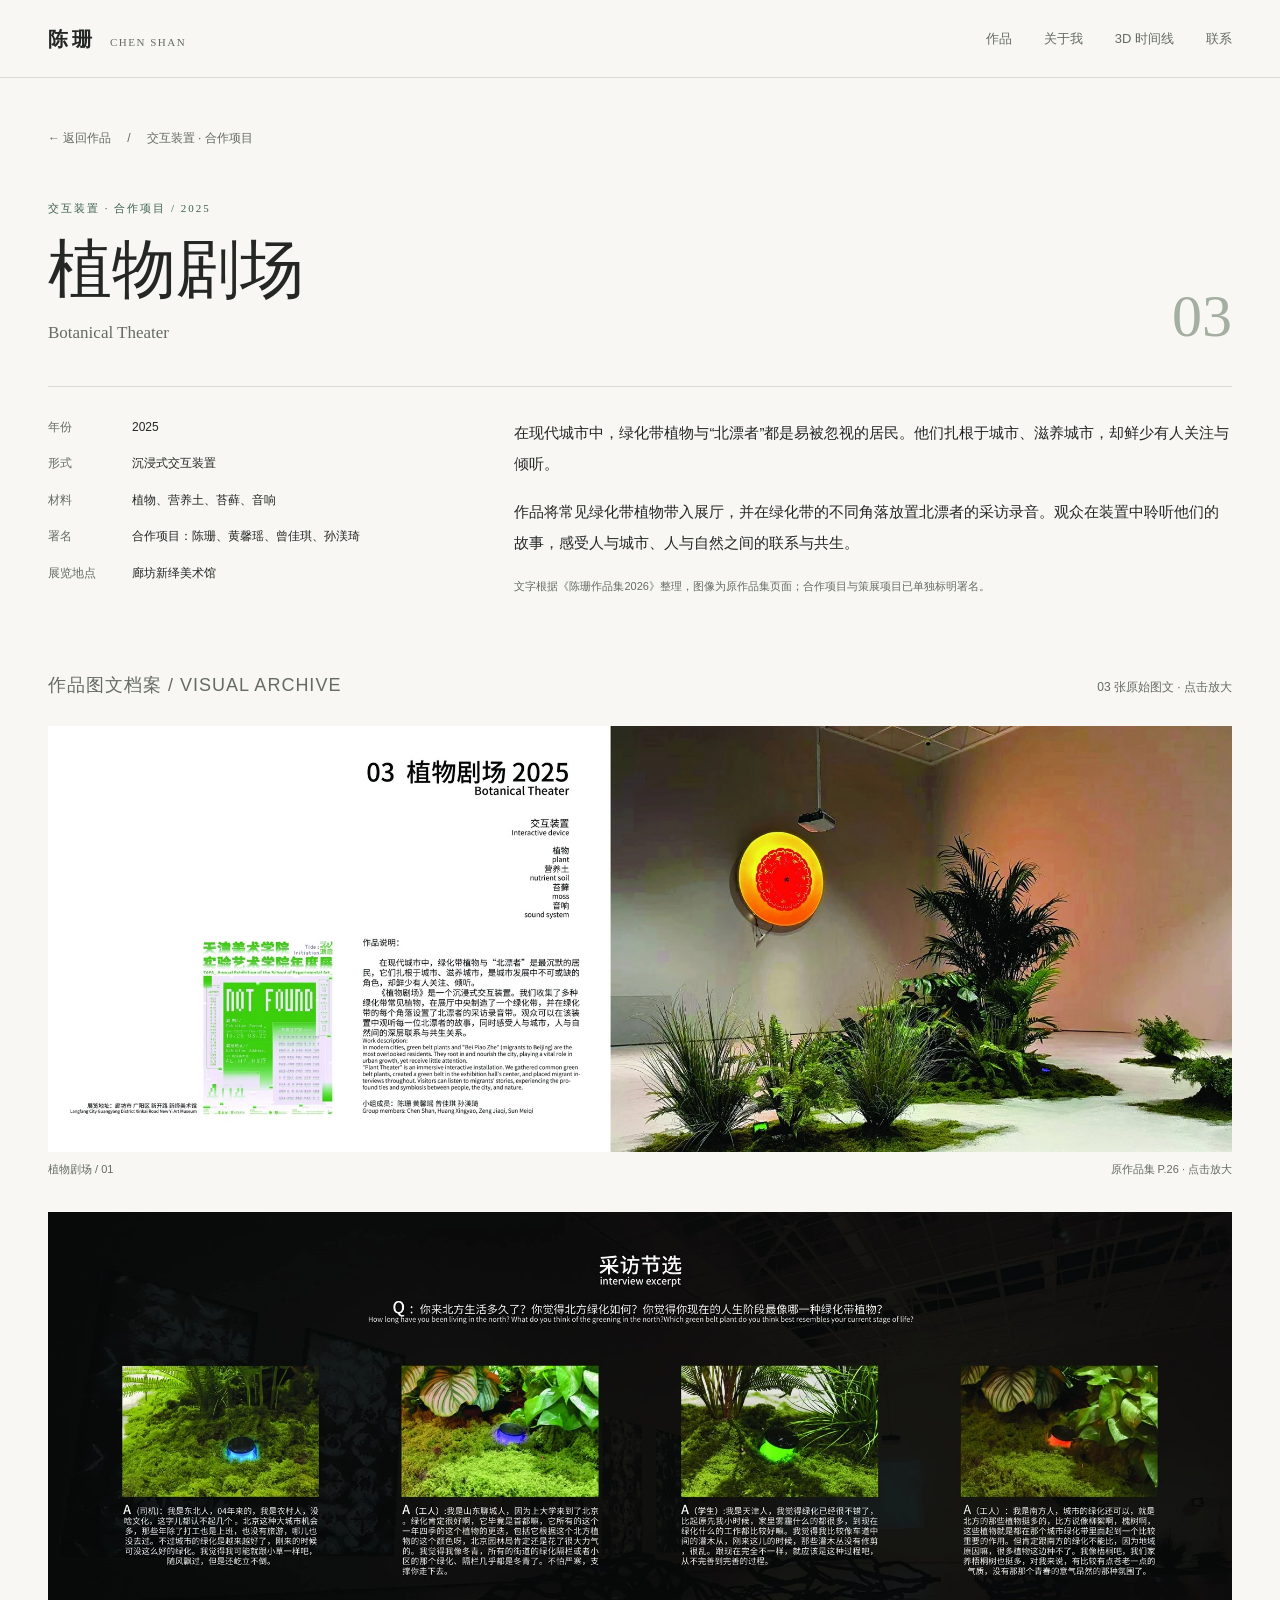
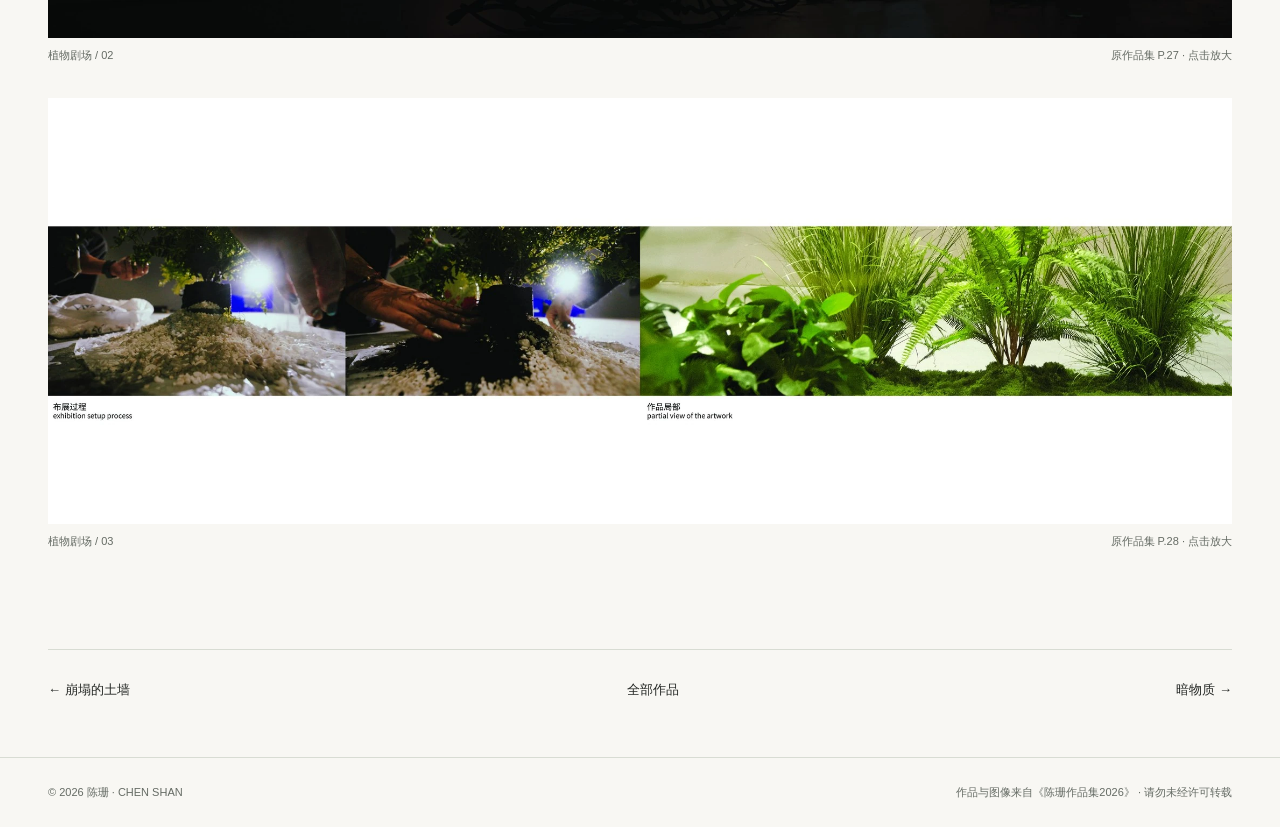
<file: work-botanical.html>
<!DOCTYPE html>
<html lang="zh-CN"><head><meta charset="UTF-8"><meta name="viewport" content="width=device-width,initial-scale=1"><meta name="description" content="在现代城市中，绿化带植物与“北漂者”都是易被忽视的居民。他们扎根于城市、滋养城市，却鲜少有人关注与倾听。"><meta name="theme-color" content="#f8f7f3"><title>植物剧场 · 陈珊 CHEN SHAN</title><link rel="stylesheet" href="css/portfolio.css"></head><body><a class="skip-link" href="#main">跳到内容</a><header class="navbar"><div class="wrap nav-container"><a class="nav-logo" href="index.html">陈珊<small>CHEN SHAN</small></a><button class="nav-toggle" id="navToggle" aria-label="展开导航" aria-controls="navMenu" aria-expanded="false"><span class="nav-toggle-bar"></span><span class="nav-toggle-bar"></span><span class="nav-toggle-bar"></span></button><nav class="nav-menu" id="navMenu" aria-label="主导航"><a class="nav-link" href="index.html#projects">作品</a><a class="nav-link" href="index.html#about">关于我</a><a class="nav-link" href="timeline.html">3D 时间线</a><a class="nav-link" href="index.html#contact">联系</a></nav></div></header><main id="main"><section class="work-intro"><div class="wrap"><div class="breadcrumb"><a href="index.html#projects">← 返回作品</a><span>/</span><span>交互装置 · 合作项目</span></div><div class="work-heading"><div><p class="kicker">交互装置 · 合作项目 / 2025</p><h1>植物剧场</h1><p class="work-en">Botanical Theater</p></div><span class="work-number">03</span></div><div class="work-overview"><dl class="work-facts"><div><dt>年份</dt><dd>2025</dd></div><div><dt>形式</dt><dd>沉浸式交互装置</dd></div><div><dt>材料</dt><dd>植物、营养土、苔藓、音响</dd></div><div><dt>署名</dt><dd>合作项目：陈珊、黄馨瑶、曾佳琪、孙渼琦</dd></div><div><dt>展览地点</dt><dd>廊坊新绎美术馆</dd></div></dl><div class="work-description"><p>在现代城市中，绿化带植物与“北漂者”都是易被忽视的居民。他们扎根于城市、滋养城市，却鲜少有人关注与倾听。</p><p>作品将常见绿化带植物带入展厅，并在绿化带的不同角落放置北漂者的采访录音。观众在装置中聆听他们的故事，感受人与城市、人与自然之间的联系与共生。</p><p class="source-note">文字根据《陈珊作品集2026》整理，图像为原作品集页面；合作项目与策展项目已单独标明署名。</p></div></div></div></section><section class="gallery-section" aria-label="作品图文档案"><div class="wrap"><div class="gallery-heading"><h2>作品图文档案 / VISUAL ARCHIVE</h2><span>03 张原始图文 · 点击放大</span></div><figure class="spread"><button type="button" class="zoom-image" data-image="assets/portfolio/page-26.webp" data-caption="植物剧场 · 原作品集第26页" aria-label="放大植物剧场第1张图文"><img src="assets/portfolio/page-26.webp" alt="植物剧场原作品集第26页，作品图与创作说明" width="2200" height="792" loading="eager"></button><figcaption><span>植物剧场 / 01</span><span>原作品集 P.26 · 点击放大</span></figcaption></figure><figure class="spread"><button type="button" class="zoom-image" data-image="assets/portfolio/page-27.webp" data-caption="植物剧场 · 原作品集第27页" aria-label="放大植物剧场第2张图文"><img src="assets/portfolio/page-27.webp" alt="植物剧场原作品集第27页，作品图与创作说明" width="2200" height="792" loading="lazy"></button><figcaption><span>植物剧场 / 02</span><span>原作品集 P.27 · 点击放大</span></figcaption></figure><figure class="spread"><button type="button" class="zoom-image" data-image="assets/portfolio/page-28.webp" data-caption="植物剧场 · 原作品集第28页" aria-label="放大植物剧场第3张图文"><img src="assets/portfolio/page-28.webp" alt="植物剧场原作品集第28页，作品图与创作说明" width="2200" height="792" loading="lazy"></button><figcaption><span>植物剧场 / 03</span><span>原作品集 P.28 · 点击放大</span></figcaption></figure></div></section><div class="wrap work-nav"><a href="work-earth-wall.html">← 崩塌的土墙</a><a href="index.html#projects">全部作品</a><a href="work-dark-matter.html">暗物质 →</a></div></main><dialog class="lightbox" id="lightbox" aria-label="作品图像放大浏览"><div class="lightbox-top"><p id="lightboxCaption"></p><button class="lightbox-close" id="closeLightbox" type="button">关闭 ×</button></div><img class="lightbox-image" id="lightboxImage" alt=""></dialog><footer class="footer"><div class="wrap"><p>© <span id="year">2026</span> 陈珊 · CHEN SHAN</p><p>作品与图像来自《陈珊作品集2026》 · 请勿未经许可转载</p></div></footer><script src="js/main.js" defer></script></body></html>
</file>
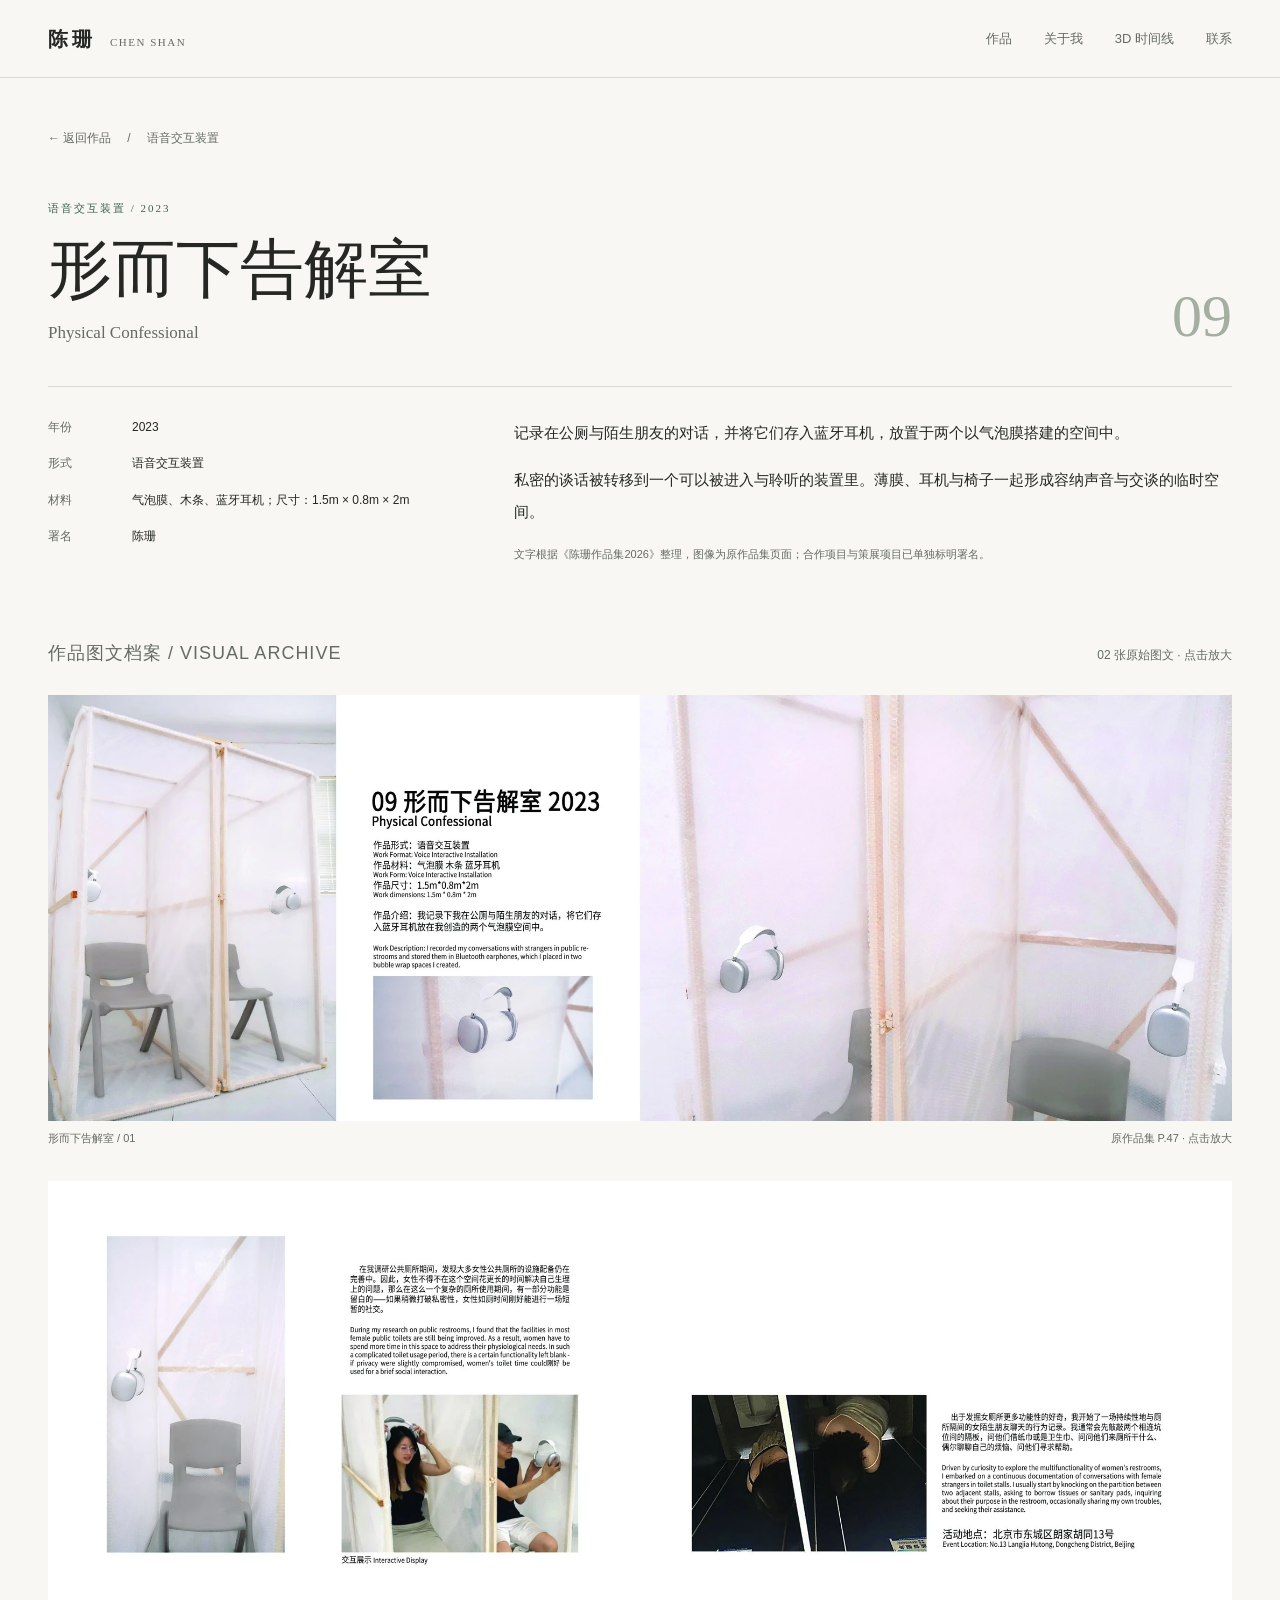
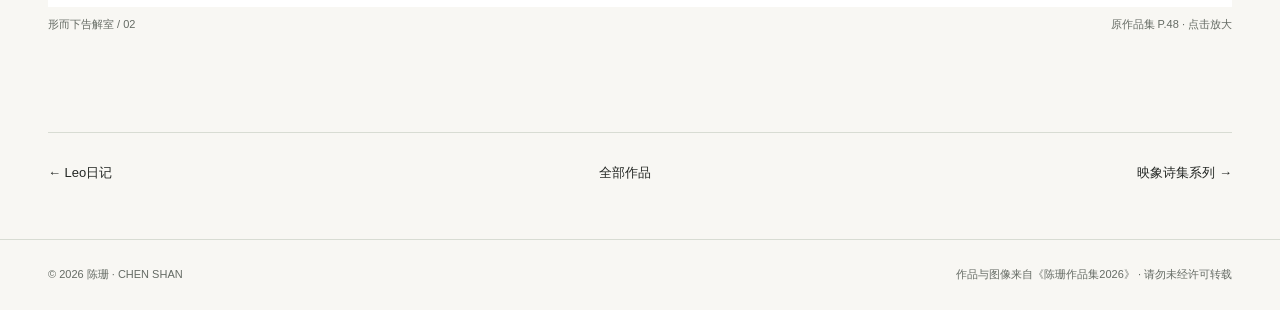
<file: work-confessional.html>
<!DOCTYPE html>
<html lang="zh-CN"><head><meta charset="UTF-8"><meta name="viewport" content="width=device-width,initial-scale=1"><meta name="description" content="记录在公厕与陌生朋友的对话，并将它们存入蓝牙耳机，放置于两个以气泡膜搭建的空间中。"><meta name="theme-color" content="#f8f7f3"><title>形而下告解室 · 陈珊 CHEN SHAN</title><link rel="stylesheet" href="css/portfolio.css"></head><body><a class="skip-link" href="#main">跳到内容</a><header class="navbar"><div class="wrap nav-container"><a class="nav-logo" href="index.html">陈珊<small>CHEN SHAN</small></a><button class="nav-toggle" id="navToggle" aria-label="展开导航" aria-controls="navMenu" aria-expanded="false"><span class="nav-toggle-bar"></span><span class="nav-toggle-bar"></span><span class="nav-toggle-bar"></span></button><nav class="nav-menu" id="navMenu" aria-label="主导航"><a class="nav-link" href="index.html#projects">作品</a><a class="nav-link" href="index.html#about">关于我</a><a class="nav-link" href="timeline.html">3D 时间线</a><a class="nav-link" href="index.html#contact">联系</a></nav></div></header><main id="main"><section class="work-intro"><div class="wrap"><div class="breadcrumb"><a href="index.html#projects">← 返回作品</a><span>/</span><span>语音交互装置</span></div><div class="work-heading"><div><p class="kicker">语音交互装置 / 2023</p><h1>形而下告解室</h1><p class="work-en">Physical Confessional</p></div><span class="work-number">09</span></div><div class="work-overview"><dl class="work-facts"><div><dt>年份</dt><dd>2023</dd></div><div><dt>形式</dt><dd>语音交互装置</dd></div><div><dt>材料</dt><dd>气泡膜、木条、蓝牙耳机；尺寸：1.5m × 0.8m × 2m</dd></div><div><dt>署名</dt><dd>陈珊</dd></div></dl><div class="work-description"><p>记录在公厕与陌生朋友的对话，并将它们存入蓝牙耳机，放置于两个以气泡膜搭建的空间中。</p><p>私密的谈话被转移到一个可以被进入与聆听的装置里。薄膜、耳机与椅子一起形成容纳声音与交谈的临时空间。</p><p class="source-note">文字根据《陈珊作品集2026》整理，图像为原作品集页面；合作项目与策展项目已单独标明署名。</p></div></div></div></section><section class="gallery-section" aria-label="作品图文档案"><div class="wrap"><div class="gallery-heading"><h2>作品图文档案 / VISUAL ARCHIVE</h2><span>02 张原始图文 · 点击放大</span></div><figure class="spread"><button type="button" class="zoom-image" data-image="assets/portfolio/page-47.webp" data-caption="形而下告解室 · 原作品集第47页" aria-label="放大形而下告解室第1张图文"><img src="assets/portfolio/page-47.webp" alt="形而下告解室原作品集第47页，作品图与创作说明" width="2200" height="792" loading="eager"></button><figcaption><span>形而下告解室 / 01</span><span>原作品集 P.47 · 点击放大</span></figcaption></figure><figure class="spread"><button type="button" class="zoom-image" data-image="assets/portfolio/page-48.webp" data-caption="形而下告解室 · 原作品集第48页" aria-label="放大形而下告解室第2张图文"><img src="assets/portfolio/page-48.webp" alt="形而下告解室原作品集第48页，作品图与创作说明" width="2200" height="792" loading="lazy"></button><figcaption><span>形而下告解室 / 02</span><span>原作品集 P.48 · 点击放大</span></figcaption></figure></div></section><div class="wrap work-nav"><a href="work-leo.html">← Leo日记</a><a href="index.html#projects">全部作品</a><a href="work-imagery.html">映象诗集系列 →</a></div></main><dialog class="lightbox" id="lightbox" aria-label="作品图像放大浏览"><div class="lightbox-top"><p id="lightboxCaption"></p><button class="lightbox-close" id="closeLightbox" type="button">关闭 ×</button></div><img class="lightbox-image" id="lightboxImage" alt=""></dialog><footer class="footer"><div class="wrap"><p>© <span id="year">2026</span> 陈珊 · CHEN SHAN</p><p>作品与图像来自《陈珊作品集2026》 · 请勿未经许可转载</p></div></footer><script src="js/main.js" defer></script></body></html>
</file>
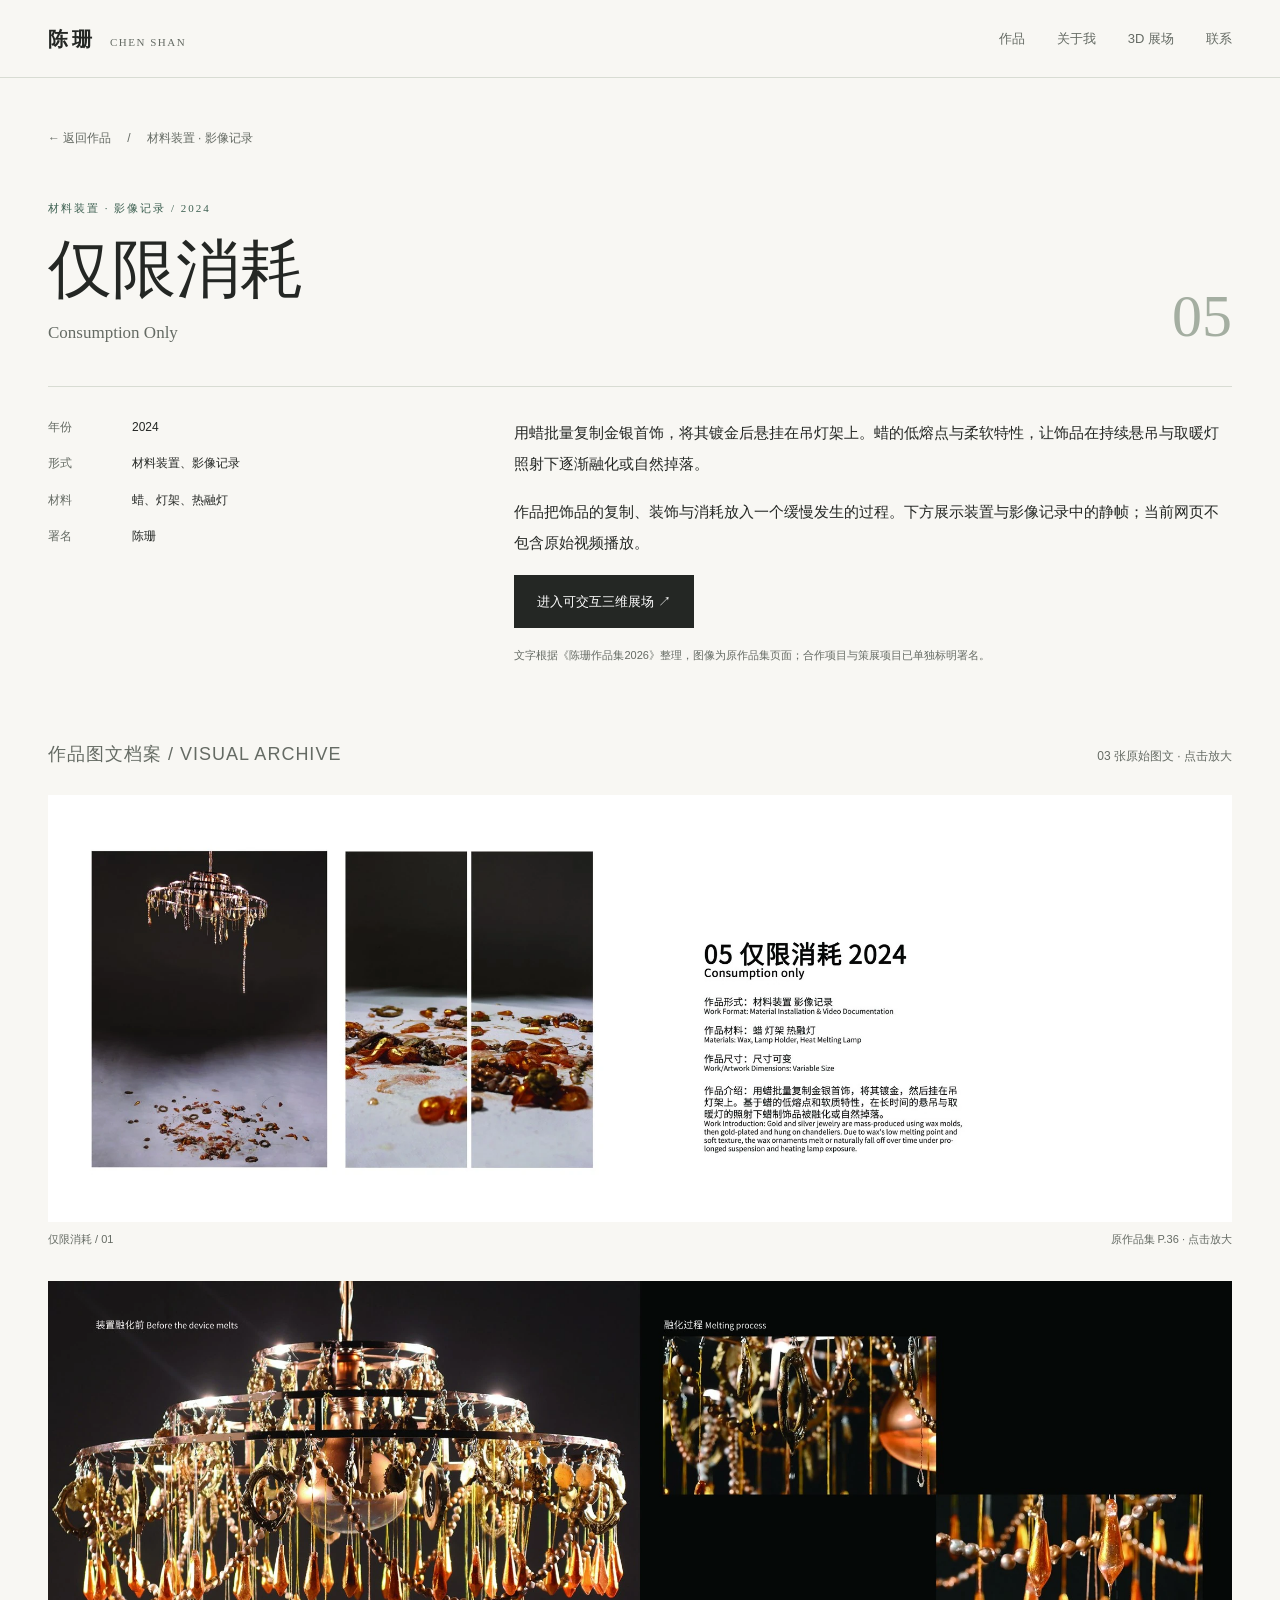
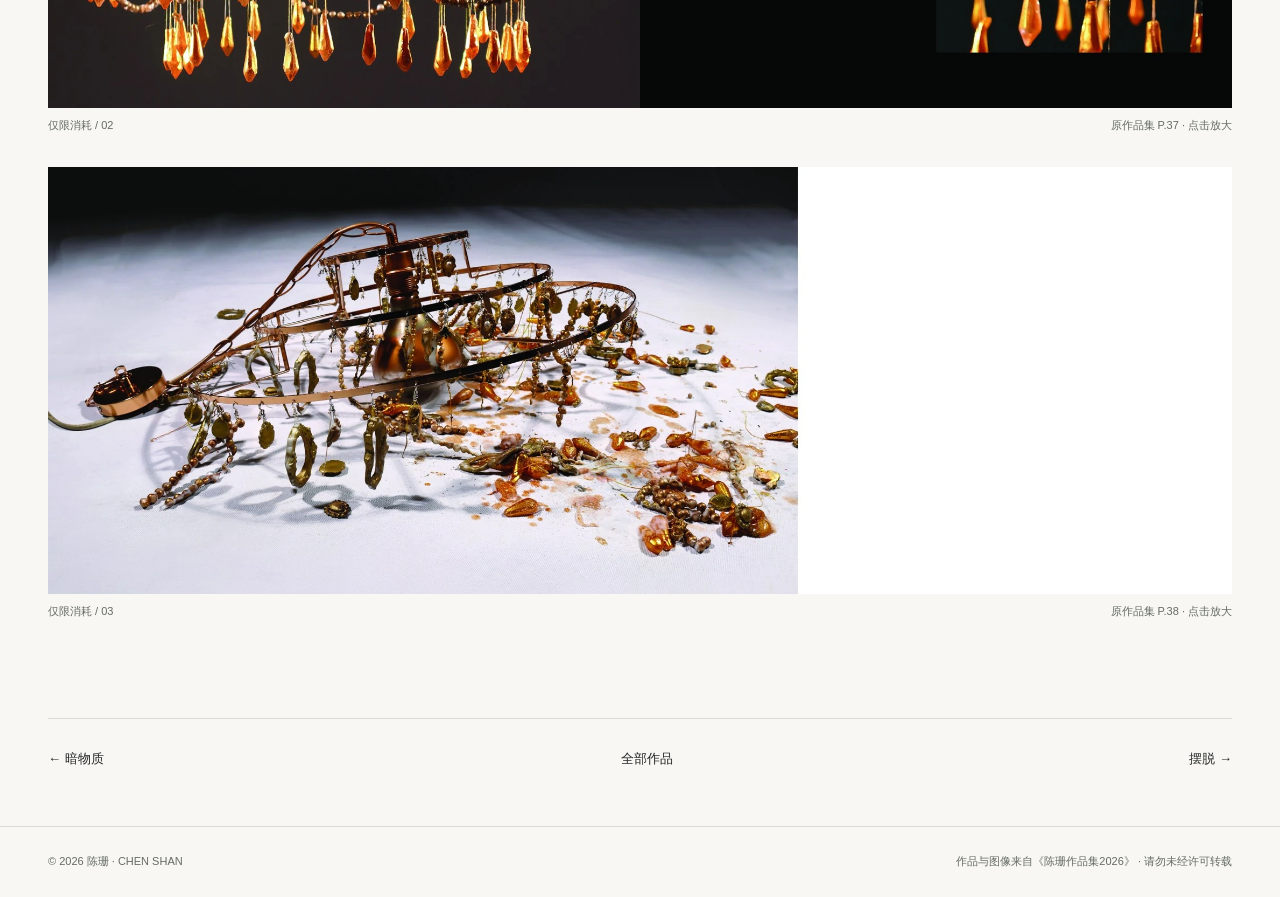
<file: work-consumption.html>
<!DOCTYPE html>
<html lang="zh-CN">
<head>
<meta charset="UTF-8">
<meta name="viewport" content="width=device-width,initial-scale=1">
<meta name="description" content="用蜡批量复制金银首饰，将其镀金后悬挂在吊灯架上。蜡的低熔点与柔软特性，让饰品在持续悬吊与取暖灯照射下逐渐融化或自然掉落。">
<meta name="theme-color" content="#f8f7f3">
<title>仅限消耗 · 陈珊 CHEN SHAN</title>
<link rel="stylesheet" href="css/portfolio.css">
</head>
<body>
<a class="skip-link" href="#main">跳到内容</a>
<header class="navbar">
<div class="wrap nav-container">
<a class="nav-logo" href="index.html">陈珊<small>CHEN SHAN</small>
</a>
<button class="nav-toggle" id="navToggle" aria-label="展开导航" aria-controls="navMenu" aria-expanded="false">
<span class="nav-toggle-bar">
</span>
<span class="nav-toggle-bar">
</span>
<span class="nav-toggle-bar">
</span>
</button>
<nav class="nav-menu" id="navMenu" aria-label="主导航">
<a class="nav-link" href="index.html#projects">作品</a>
<a class="nav-link" href="index.html#about">关于我</a>
<a class="nav-link" href="timeline.html">3D 展场</a>
<a class="nav-link" href="index.html#contact">联系</a>
</nav>
</div>
</header>
<main id="main">
<section class="work-intro">
<div class="wrap">
<div class="breadcrumb">
<a href="index.html#projects">← 返回作品</a>
<span>/</span>
<span>材料装置 · 影像记录</span>
</div>
<div class="work-heading">
<div>
<p class="kicker">材料装置 · 影像记录 / 2024</p>
<h1>仅限消耗</h1>
<p class="work-en">Consumption Only</p>
</div>
<span class="work-number">05</span>
</div>
<div class="work-overview">
<dl class="work-facts">
<div>
<dt>年份</dt>
<dd>2024</dd>
</div>
<div>
<dt>形式</dt>
<dd>材料装置、影像记录</dd>
</div>
<div>
<dt>材料</dt>
<dd>蜡、灯架、热融灯</dd>
</div>
<div>
<dt>署名</dt>
<dd>陈珊</dd>
</div>
</dl>
<div class="work-description">
<p>用蜡批量复制金银首饰，将其镀金后悬挂在吊灯架上。蜡的低熔点与柔软特性，让饰品在持续悬吊与取暖灯照射下逐渐融化或自然掉落。</p>
<p>作品把饰品的复制、装饰与消耗放入一个缓慢发生的过程。下方展示装置与影像记录中的静帧；当前网页不包含原始视频播放。</p>
<p>
<a class="btn" href="timeline.html">进入可交互三维展场 ↗</a>
</p>
<p class="source-note">文字根据《陈珊作品集2026》整理，图像为原作品集页面；合作项目与策展项目已单独标明署名。</p>
</div>
</div>
</div>
</section>
<section class="gallery-section" aria-label="作品图文档案">
<div class="wrap">
<div class="gallery-heading">
<h2>作品图文档案 / VISUAL ARCHIVE</h2>
<span>03 张原始图文 · 点击放大</span>
</div>
<figure class="spread">
<button type="button" class="zoom-image" data-image="assets/portfolio/page-36.webp" data-caption="仅限消耗 · 原作品集第36页" aria-label="放大仅限消耗第1张图文">
<img src="assets/portfolio/page-36.webp" alt="仅限消耗原作品集第36页，作品图与创作说明" width="2200" height="792" loading="eager">
</button>
<figcaption>
<span>仅限消耗 / 01</span>
<span>原作品集 P.36 · 点击放大</span>
</figcaption>
</figure>
<figure class="spread">
<button type="button" class="zoom-image" data-image="assets/portfolio/page-37.webp" data-caption="仅限消耗 · 原作品集第37页" aria-label="放大仅限消耗第2张图文">
<img src="assets/portfolio/page-37.webp" alt="仅限消耗原作品集第37页，作品图与创作说明" width="2200" height="792" loading="lazy">
</button>
<figcaption>
<span>仅限消耗 / 02</span>
<span>原作品集 P.37 · 点击放大</span>
</figcaption>
</figure>
<figure class="spread">
<button type="button" class="zoom-image" data-image="assets/portfolio/page-38.webp" data-caption="仅限消耗 · 原作品集第38页" aria-label="放大仅限消耗第3张图文">
<img src="assets/portfolio/page-38.webp" alt="仅限消耗原作品集第38页，作品图与创作说明" width="2200" height="792" loading="lazy">
</button>
<figcaption>
<span>仅限消耗 / 03</span>
<span>原作品集 P.38 · 点击放大</span>
</figcaption>
</figure>
</div>
</section>
<div class="wrap work-nav">
<a href="work-dark-matter.html">← 暗物质</a>
<a href="index.html#projects">全部作品</a>
<a href="work-get-rid-of.html">摆脱 →</a>
</div>
</main>
<dialog class="lightbox" id="lightbox" aria-label="作品图像放大浏览">
<div class="lightbox-top">
<p id="lightboxCaption">
</p>
<button class="lightbox-close" id="closeLightbox" type="button">关闭 ×</button>
</div>
<img class="lightbox-image" id="lightboxImage" alt="">
</dialog>
<footer class="footer">
<div class="wrap">
<p>© <span id="year">2026</span> 陈珊 · CHEN SHAN</p>
<p>作品与图像来自《陈珊作品集2026》 · 请勿未经许可转载</p>
</div>
</footer>
<script src="js/main.js" defer>
</script>
</body>
</html>
</file>
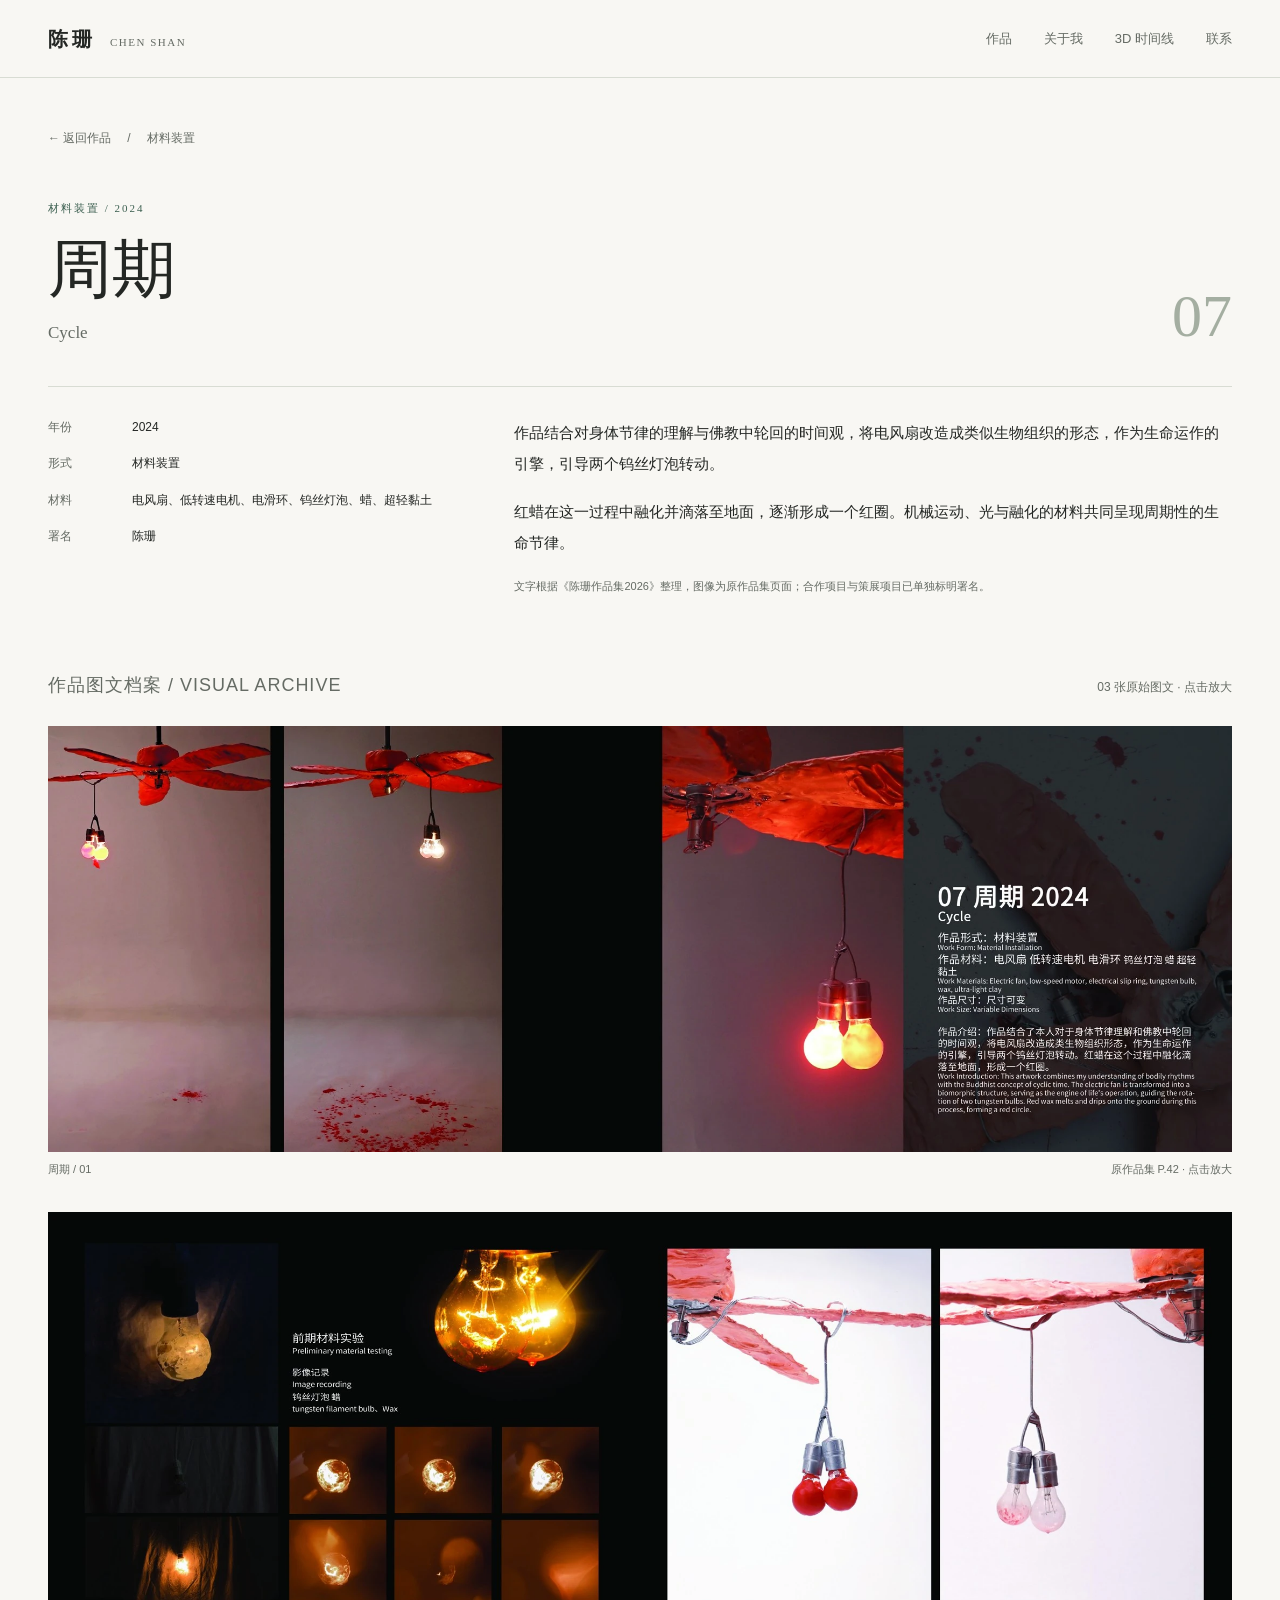
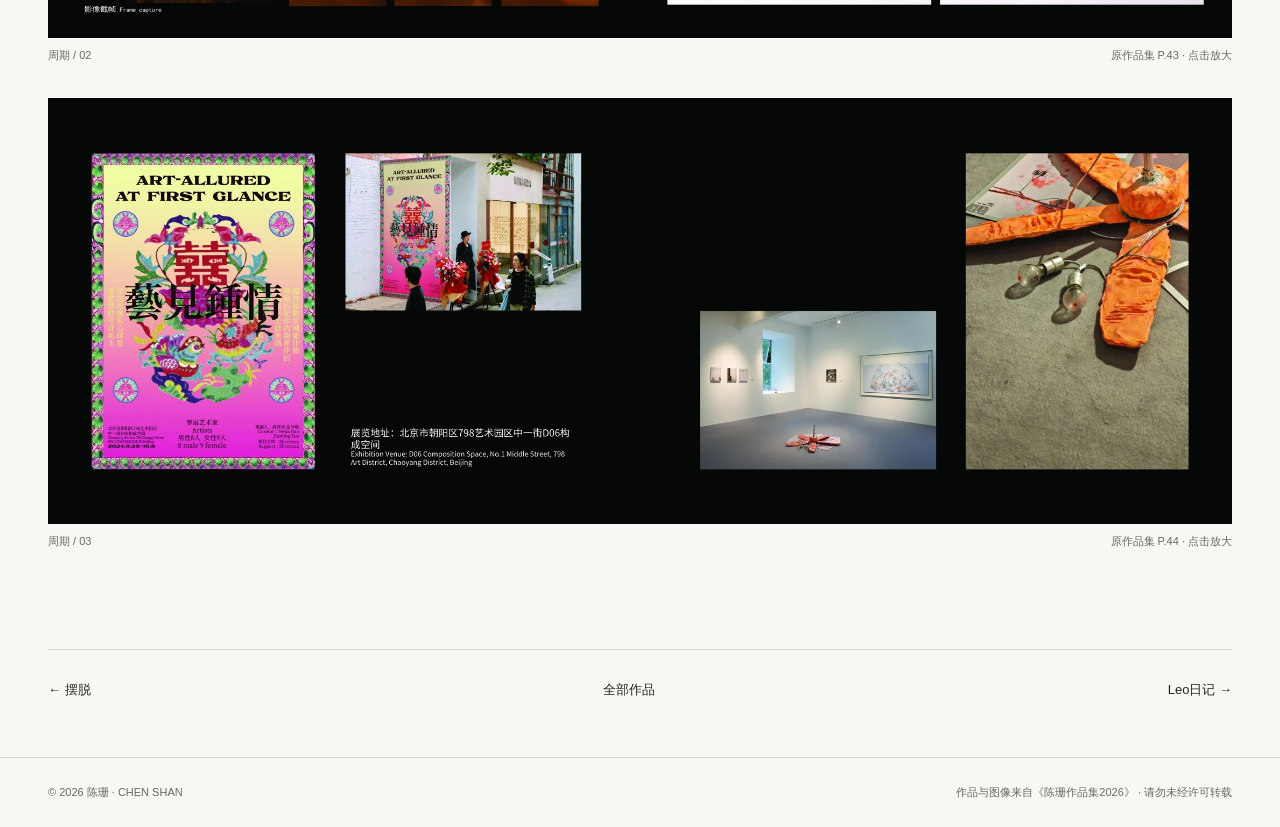
<file: work-cycle.html>
<!DOCTYPE html>
<html lang="zh-CN"><head><meta charset="UTF-8"><meta name="viewport" content="width=device-width,initial-scale=1"><meta name="description" content="作品结合对身体节律的理解与佛教中轮回的时间观，将电风扇改造成类似生物组织的形态，作为生命运作的引擎，引导两个钨丝灯泡转动。"><meta name="theme-color" content="#f8f7f3"><title>周期 · 陈珊 CHEN SHAN</title><link rel="stylesheet" href="css/portfolio.css"></head><body><a class="skip-link" href="#main">跳到内容</a><header class="navbar"><div class="wrap nav-container"><a class="nav-logo" href="index.html">陈珊<small>CHEN SHAN</small></a><button class="nav-toggle" id="navToggle" aria-label="展开导航" aria-controls="navMenu" aria-expanded="false"><span class="nav-toggle-bar"></span><span class="nav-toggle-bar"></span><span class="nav-toggle-bar"></span></button><nav class="nav-menu" id="navMenu" aria-label="主导航"><a class="nav-link" href="index.html#projects">作品</a><a class="nav-link" href="index.html#about">关于我</a><a class="nav-link" href="timeline.html">3D 时间线</a><a class="nav-link" href="index.html#contact">联系</a></nav></div></header><main id="main"><section class="work-intro"><div class="wrap"><div class="breadcrumb"><a href="index.html#projects">← 返回作品</a><span>/</span><span>材料装置</span></div><div class="work-heading"><div><p class="kicker">材料装置 / 2024</p><h1>周期</h1><p class="work-en">Cycle</p></div><span class="work-number">07</span></div><div class="work-overview"><dl class="work-facts"><div><dt>年份</dt><dd>2024</dd></div><div><dt>形式</dt><dd>材料装置</dd></div><div><dt>材料</dt><dd>电风扇、低转速电机、电滑环、钨丝灯泡、蜡、超轻黏土</dd></div><div><dt>署名</dt><dd>陈珊</dd></div></dl><div class="work-description"><p>作品结合对身体节律的理解与佛教中轮回的时间观，将电风扇改造成类似生物组织的形态，作为生命运作的引擎，引导两个钨丝灯泡转动。</p><p>红蜡在这一过程中融化并滴落至地面，逐渐形成一个红圈。机械运动、光与融化的材料共同呈现周期性的生命节律。</p><p class="source-note">文字根据《陈珊作品集2026》整理，图像为原作品集页面；合作项目与策展项目已单独标明署名。</p></div></div></div></section><section class="gallery-section" aria-label="作品图文档案"><div class="wrap"><div class="gallery-heading"><h2>作品图文档案 / VISUAL ARCHIVE</h2><span>03 张原始图文 · 点击放大</span></div><figure class="spread"><button type="button" class="zoom-image" data-image="assets/portfolio/page-42.webp" data-caption="周期 · 原作品集第42页" aria-label="放大周期第1张图文"><img src="assets/portfolio/page-42.webp" alt="周期原作品集第42页，作品图与创作说明" width="2200" height="792" loading="eager"></button><figcaption><span>周期 / 01</span><span>原作品集 P.42 · 点击放大</span></figcaption></figure><figure class="spread"><button type="button" class="zoom-image" data-image="assets/portfolio/page-43.webp" data-caption="周期 · 原作品集第43页" aria-label="放大周期第2张图文"><img src="assets/portfolio/page-43.webp" alt="周期原作品集第43页，作品图与创作说明" width="2200" height="792" loading="lazy"></button><figcaption><span>周期 / 02</span><span>原作品集 P.43 · 点击放大</span></figcaption></figure><figure class="spread"><button type="button" class="zoom-image" data-image="assets/portfolio/page-44.webp" data-caption="周期 · 原作品集第44页" aria-label="放大周期第3张图文"><img src="assets/portfolio/page-44.webp" alt="周期原作品集第44页，作品图与创作说明" width="2200" height="792" loading="lazy"></button><figcaption><span>周期 / 03</span><span>原作品集 P.44 · 点击放大</span></figcaption></figure></div></section><div class="wrap work-nav"><a href="work-get-rid-of.html">← 摆脱</a><a href="index.html#projects">全部作品</a><a href="work-leo.html">Leo日记 →</a></div></main><dialog class="lightbox" id="lightbox" aria-label="作品图像放大浏览"><div class="lightbox-top"><p id="lightboxCaption"></p><button class="lightbox-close" id="closeLightbox" type="button">关闭 ×</button></div><img class="lightbox-image" id="lightboxImage" alt=""></dialog><footer class="footer"><div class="wrap"><p>© <span id="year">2026</span> 陈珊 · CHEN SHAN</p><p>作品与图像来自《陈珊作品集2026》 · 请勿未经许可转载</p></div></footer><script src="js/main.js" defer></script></body></html>
</file>
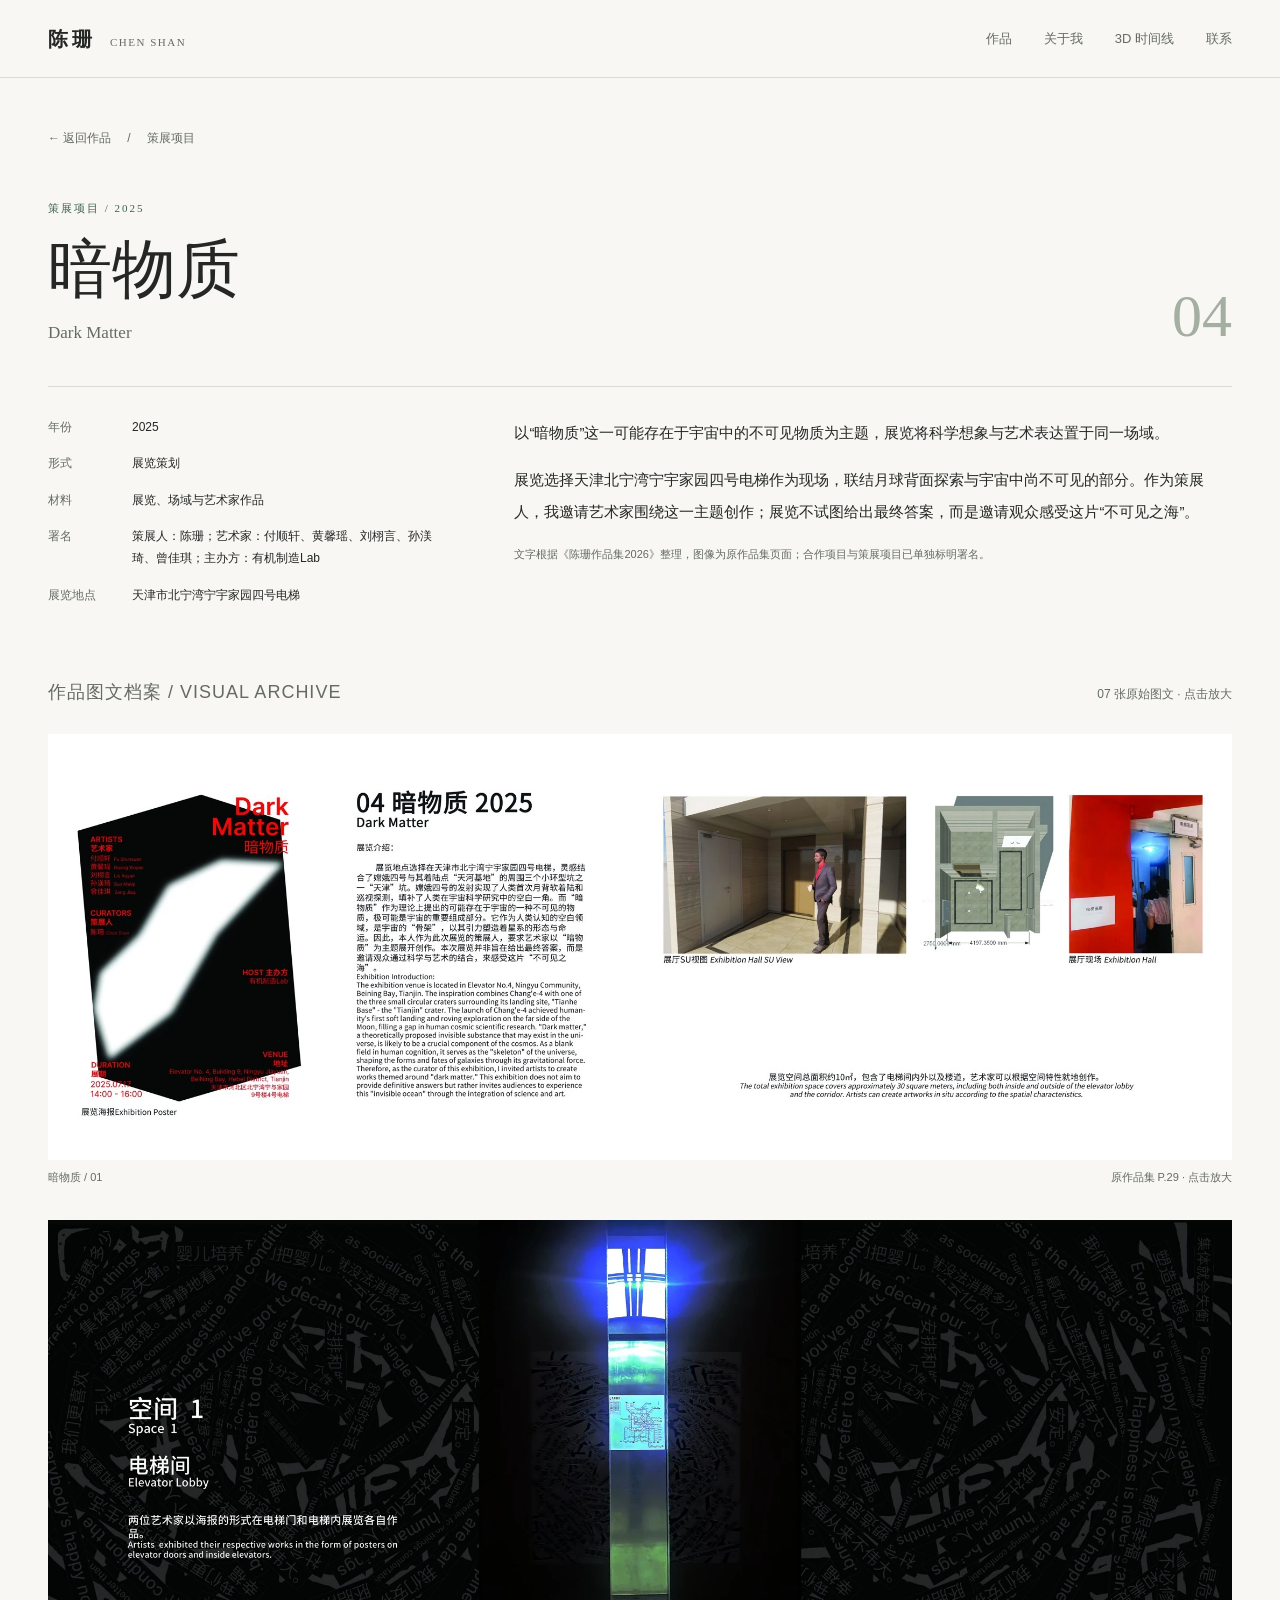
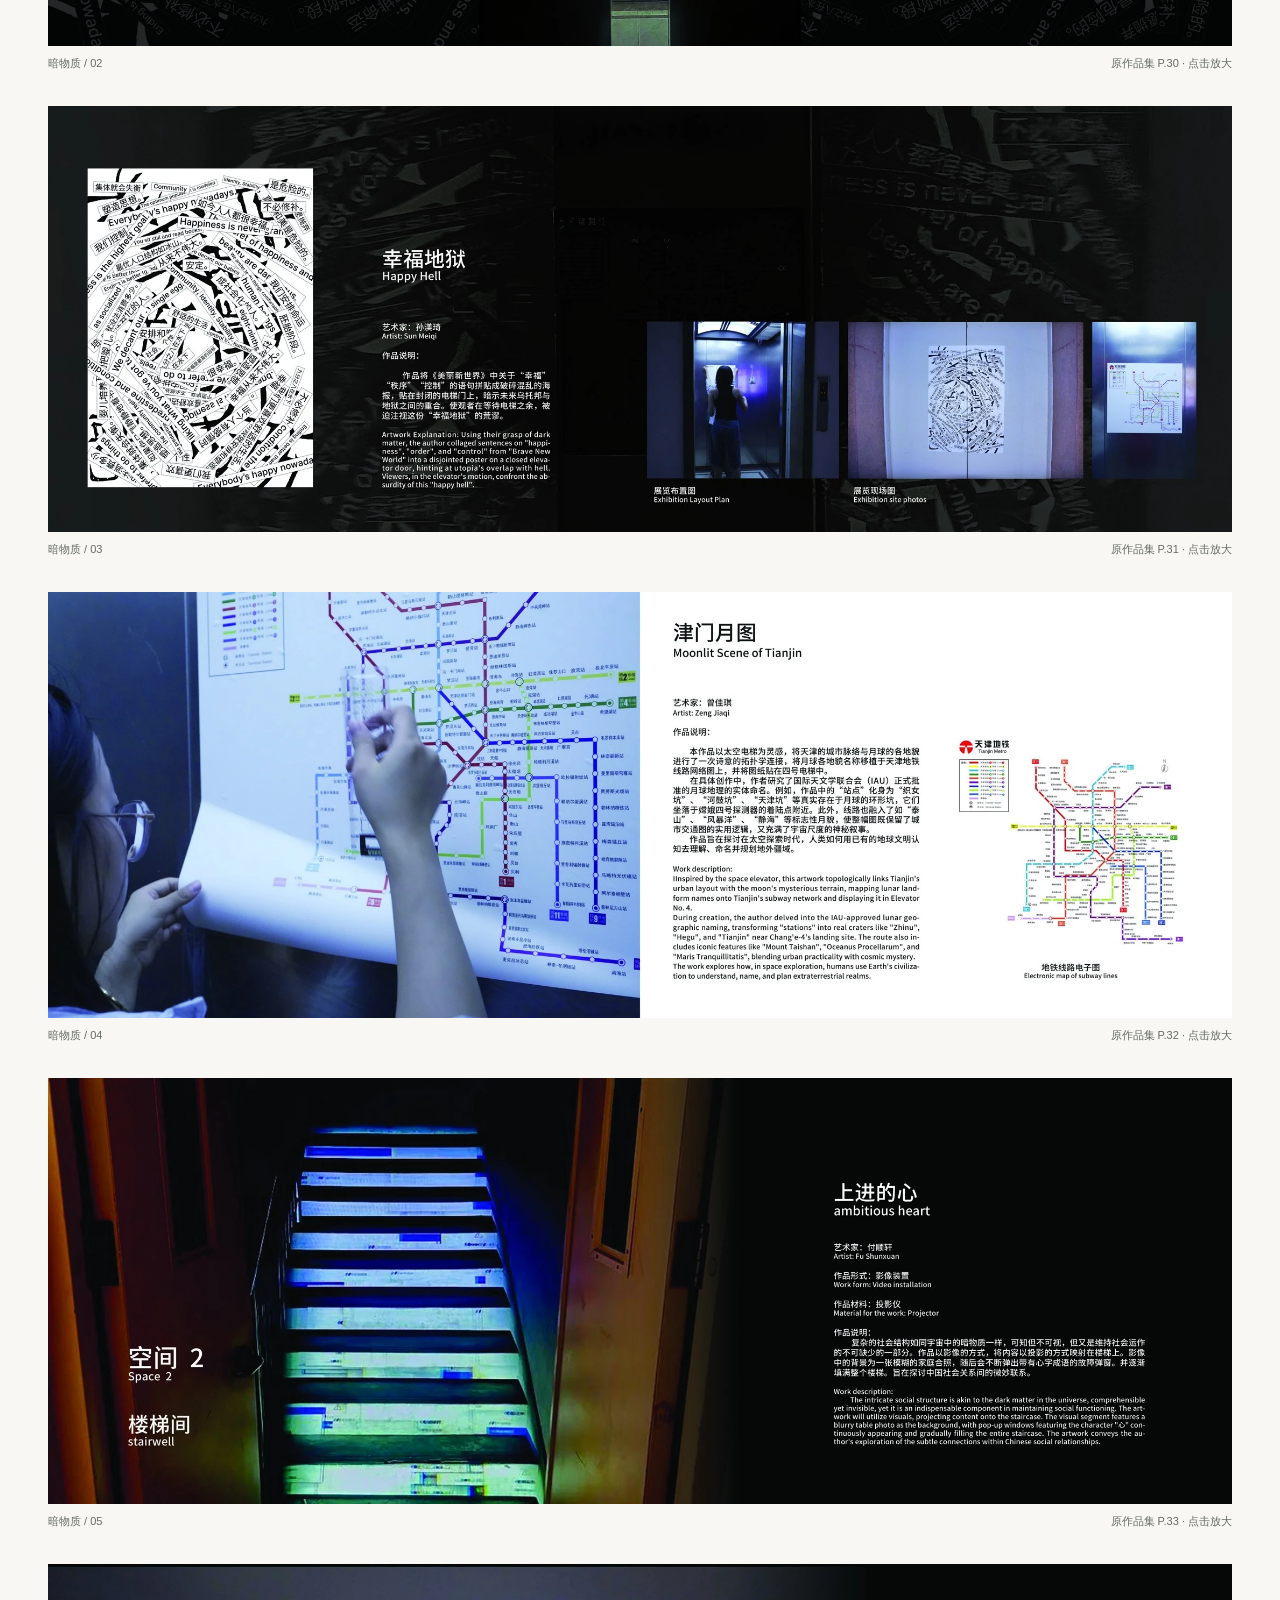
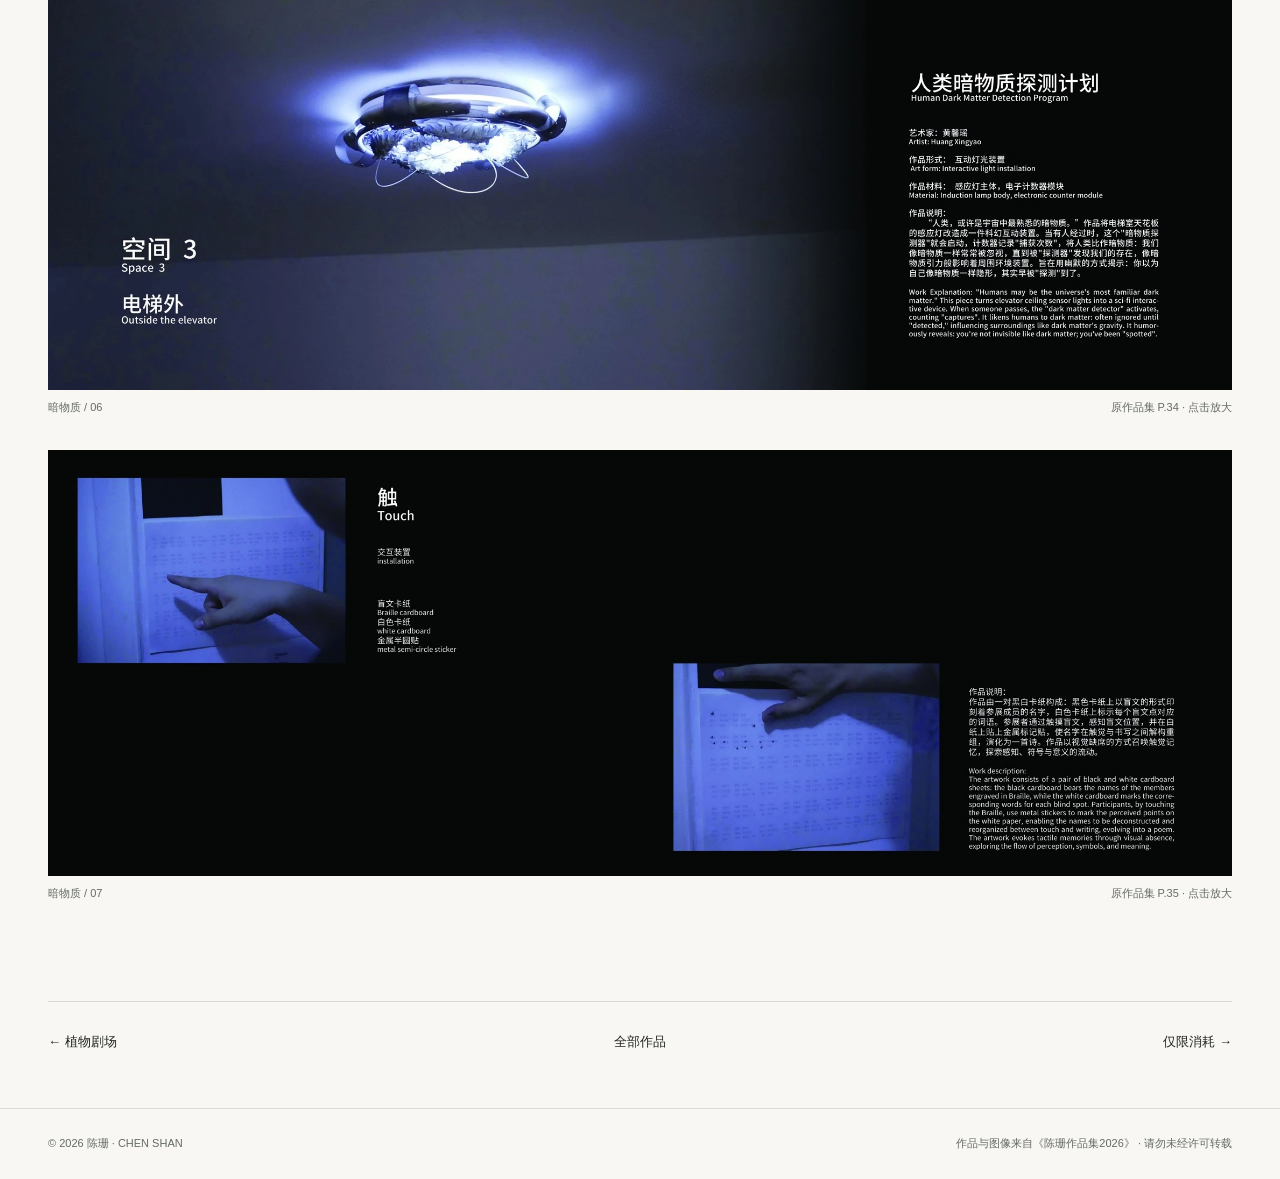
<file: work-dark-matter.html>
<!DOCTYPE html>
<html lang="zh-CN"><head><meta charset="UTF-8"><meta name="viewport" content="width=device-width,initial-scale=1"><meta name="description" content="以“暗物质”这一可能存在于宇宙中的不可见物质为主题，展览将科学想象与艺术表达置于同一场域。"><meta name="theme-color" content="#f8f7f3"><title>暗物质 · 陈珊 CHEN SHAN</title><link rel="stylesheet" href="css/portfolio.css"></head><body><a class="skip-link" href="#main">跳到内容</a><header class="navbar"><div class="wrap nav-container"><a class="nav-logo" href="index.html">陈珊<small>CHEN SHAN</small></a><button class="nav-toggle" id="navToggle" aria-label="展开导航" aria-controls="navMenu" aria-expanded="false"><span class="nav-toggle-bar"></span><span class="nav-toggle-bar"></span><span class="nav-toggle-bar"></span></button><nav class="nav-menu" id="navMenu" aria-label="主导航"><a class="nav-link" href="index.html#projects">作品</a><a class="nav-link" href="index.html#about">关于我</a><a class="nav-link" href="timeline.html">3D 时间线</a><a class="nav-link" href="index.html#contact">联系</a></nav></div></header><main id="main"><section class="work-intro"><div class="wrap"><div class="breadcrumb"><a href="index.html#projects">← 返回作品</a><span>/</span><span>策展项目</span></div><div class="work-heading"><div><p class="kicker">策展项目 / 2025</p><h1>暗物质</h1><p class="work-en">Dark Matter</p></div><span class="work-number">04</span></div><div class="work-overview"><dl class="work-facts"><div><dt>年份</dt><dd>2025</dd></div><div><dt>形式</dt><dd>展览策划</dd></div><div><dt>材料</dt><dd>展览、场域与艺术家作品</dd></div><div><dt>署名</dt><dd>策展人：陈珊；艺术家：付顺轩、黄馨瑶、刘栩言、孙渼琦、曾佳琪；主办方：有机制造Lab</dd></div><div><dt>展览地点</dt><dd>天津市北宁湾宁宇家园四号电梯</dd></div></dl><div class="work-description"><p>以“暗物质”这一可能存在于宇宙中的不可见物质为主题，展览将科学想象与艺术表达置于同一场域。</p><p>展览选择天津北宁湾宁宇家园四号电梯作为现场，联结月球背面探索与宇宙中尚不可见的部分。作为策展人，我邀请艺术家围绕这一主题创作；展览不试图给出最终答案，而是邀请观众感受这片“不可见之海”。</p><p class="source-note">文字根据《陈珊作品集2026》整理，图像为原作品集页面；合作项目与策展项目已单独标明署名。</p></div></div></div></section><section class="gallery-section" aria-label="作品图文档案"><div class="wrap"><div class="gallery-heading"><h2>作品图文档案 / VISUAL ARCHIVE</h2><span>07 张原始图文 · 点击放大</span></div><figure class="spread"><button type="button" class="zoom-image" data-image="assets/portfolio/page-29.webp" data-caption="暗物质 · 原作品集第29页" aria-label="放大暗物质第1张图文"><img src="assets/portfolio/page-29.webp" alt="暗物质原作品集第29页，作品图与创作说明" width="2200" height="792" loading="eager"></button><figcaption><span>暗物质 / 01</span><span>原作品集 P.29 · 点击放大</span></figcaption></figure><figure class="spread"><button type="button" class="zoom-image" data-image="assets/portfolio/page-30.webp" data-caption="暗物质 · 原作品集第30页" aria-label="放大暗物质第2张图文"><img src="assets/portfolio/page-30.webp" alt="暗物质原作品集第30页，作品图与创作说明" width="2200" height="792" loading="lazy"></button><figcaption><span>暗物质 / 02</span><span>原作品集 P.30 · 点击放大</span></figcaption></figure><figure class="spread"><button type="button" class="zoom-image" data-image="assets/portfolio/page-31.webp" data-caption="暗物质 · 原作品集第31页" aria-label="放大暗物质第3张图文"><img src="assets/portfolio/page-31.webp" alt="暗物质原作品集第31页，作品图与创作说明" width="2200" height="792" loading="lazy"></button><figcaption><span>暗物质 / 03</span><span>原作品集 P.31 · 点击放大</span></figcaption></figure><figure class="spread"><button type="button" class="zoom-image" data-image="assets/portfolio/page-32.webp" data-caption="暗物质 · 原作品集第32页" aria-label="放大暗物质第4张图文"><img src="assets/portfolio/page-32.webp" alt="暗物质原作品集第32页，作品图与创作说明" width="2200" height="792" loading="lazy"></button><figcaption><span>暗物质 / 04</span><span>原作品集 P.32 · 点击放大</span></figcaption></figure><figure class="spread"><button type="button" class="zoom-image" data-image="assets/portfolio/page-33.webp" data-caption="暗物质 · 原作品集第33页" aria-label="放大暗物质第5张图文"><img src="assets/portfolio/page-33.webp" alt="暗物质原作品集第33页，作品图与创作说明" width="2200" height="792" loading="lazy"></button><figcaption><span>暗物质 / 05</span><span>原作品集 P.33 · 点击放大</span></figcaption></figure><figure class="spread"><button type="button" class="zoom-image" data-image="assets/portfolio/page-34.webp" data-caption="暗物质 · 原作品集第34页" aria-label="放大暗物质第6张图文"><img src="assets/portfolio/page-34.webp" alt="暗物质原作品集第34页，作品图与创作说明" width="2200" height="792" loading="lazy"></button><figcaption><span>暗物质 / 06</span><span>原作品集 P.34 · 点击放大</span></figcaption></figure><figure class="spread"><button type="button" class="zoom-image" data-image="assets/portfolio/page-35.webp" data-caption="暗物质 · 原作品集第35页" aria-label="放大暗物质第7张图文"><img src="assets/portfolio/page-35.webp" alt="暗物质原作品集第35页，作品图与创作说明" width="2200" height="792" loading="lazy"></button><figcaption><span>暗物质 / 07</span><span>原作品集 P.35 · 点击放大</span></figcaption></figure></div></section><div class="wrap work-nav"><a href="work-botanical.html">← 植物剧场</a><a href="index.html#projects">全部作品</a><a href="work-consumption.html">仅限消耗 →</a></div></main><dialog class="lightbox" id="lightbox" aria-label="作品图像放大浏览"><div class="lightbox-top"><p id="lightboxCaption"></p><button class="lightbox-close" id="closeLightbox" type="button">关闭 ×</button></div><img class="lightbox-image" id="lightboxImage" alt=""></dialog><footer class="footer"><div class="wrap"><p>© <span id="year">2026</span> 陈珊 · CHEN SHAN</p><p>作品与图像来自《陈珊作品集2026》 · 请勿未经许可转载</p></div></footer><script src="js/main.js" defer></script></body></html>
</file>
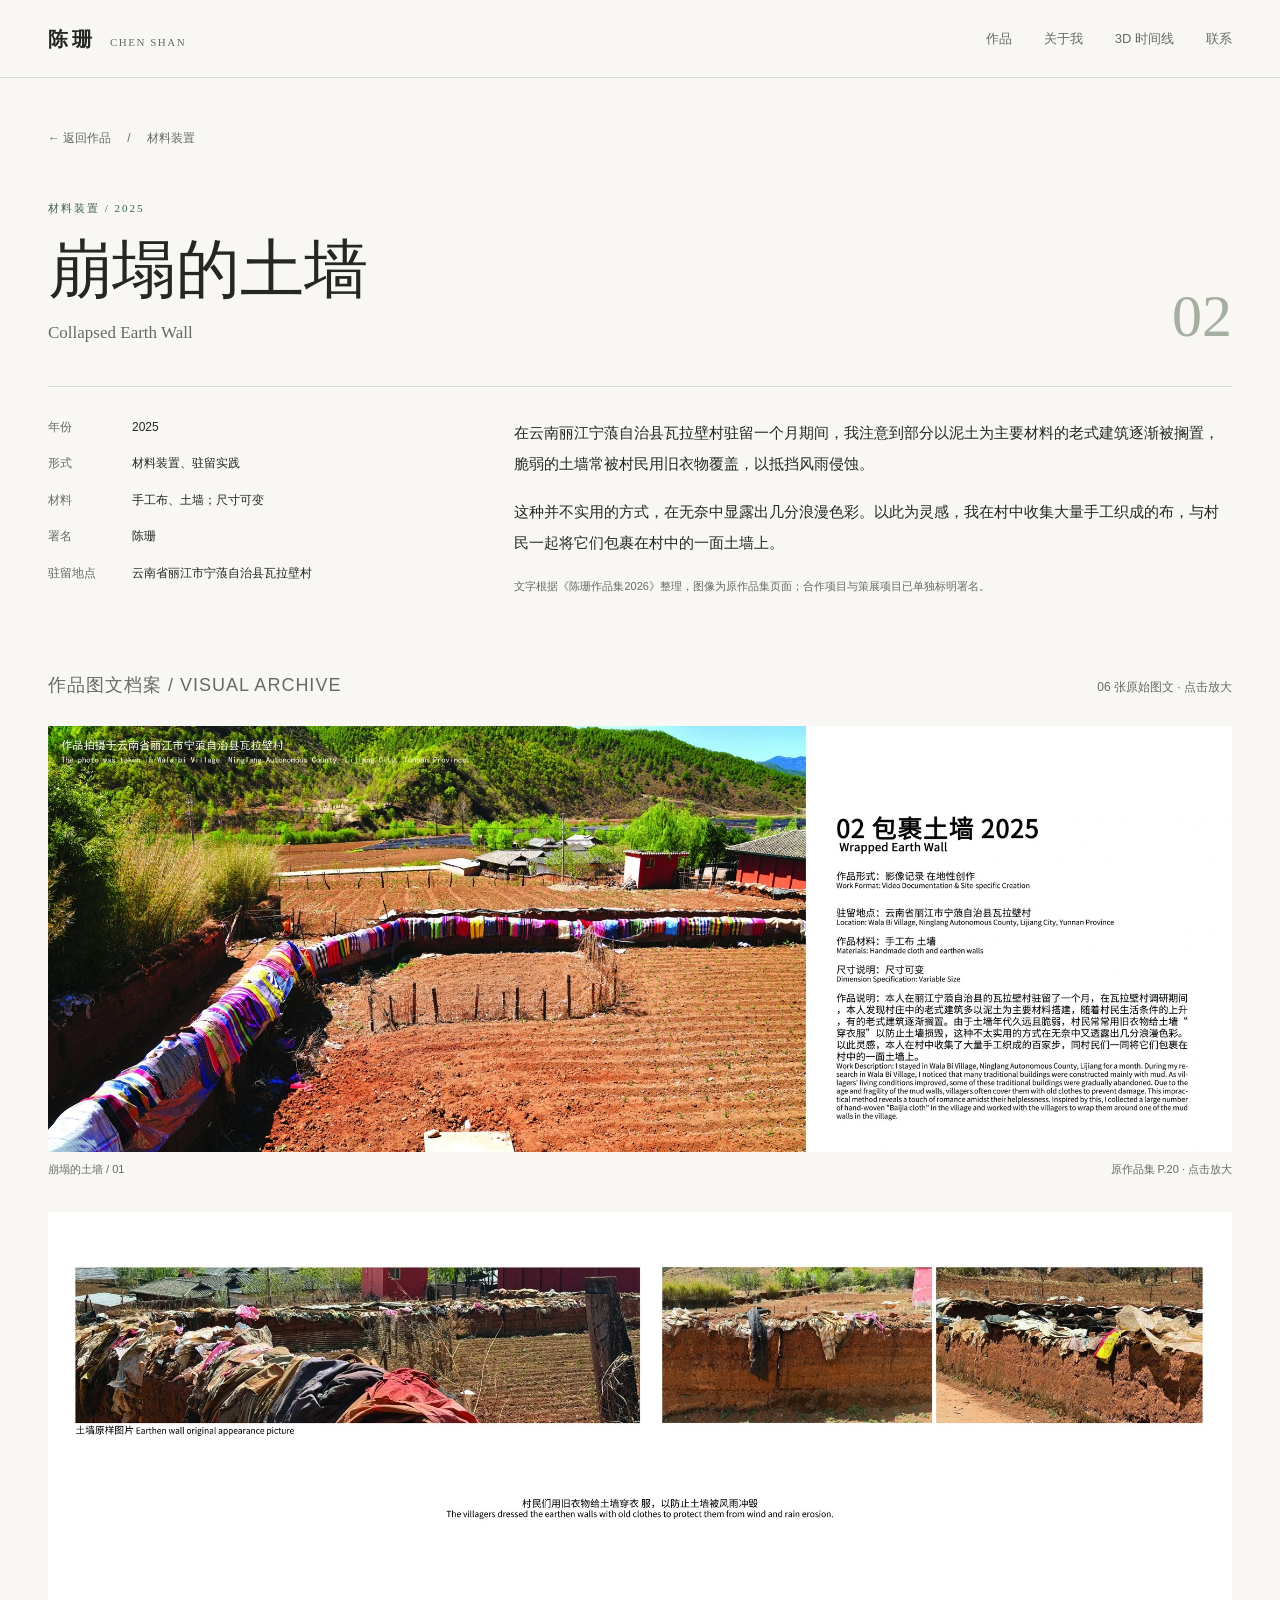
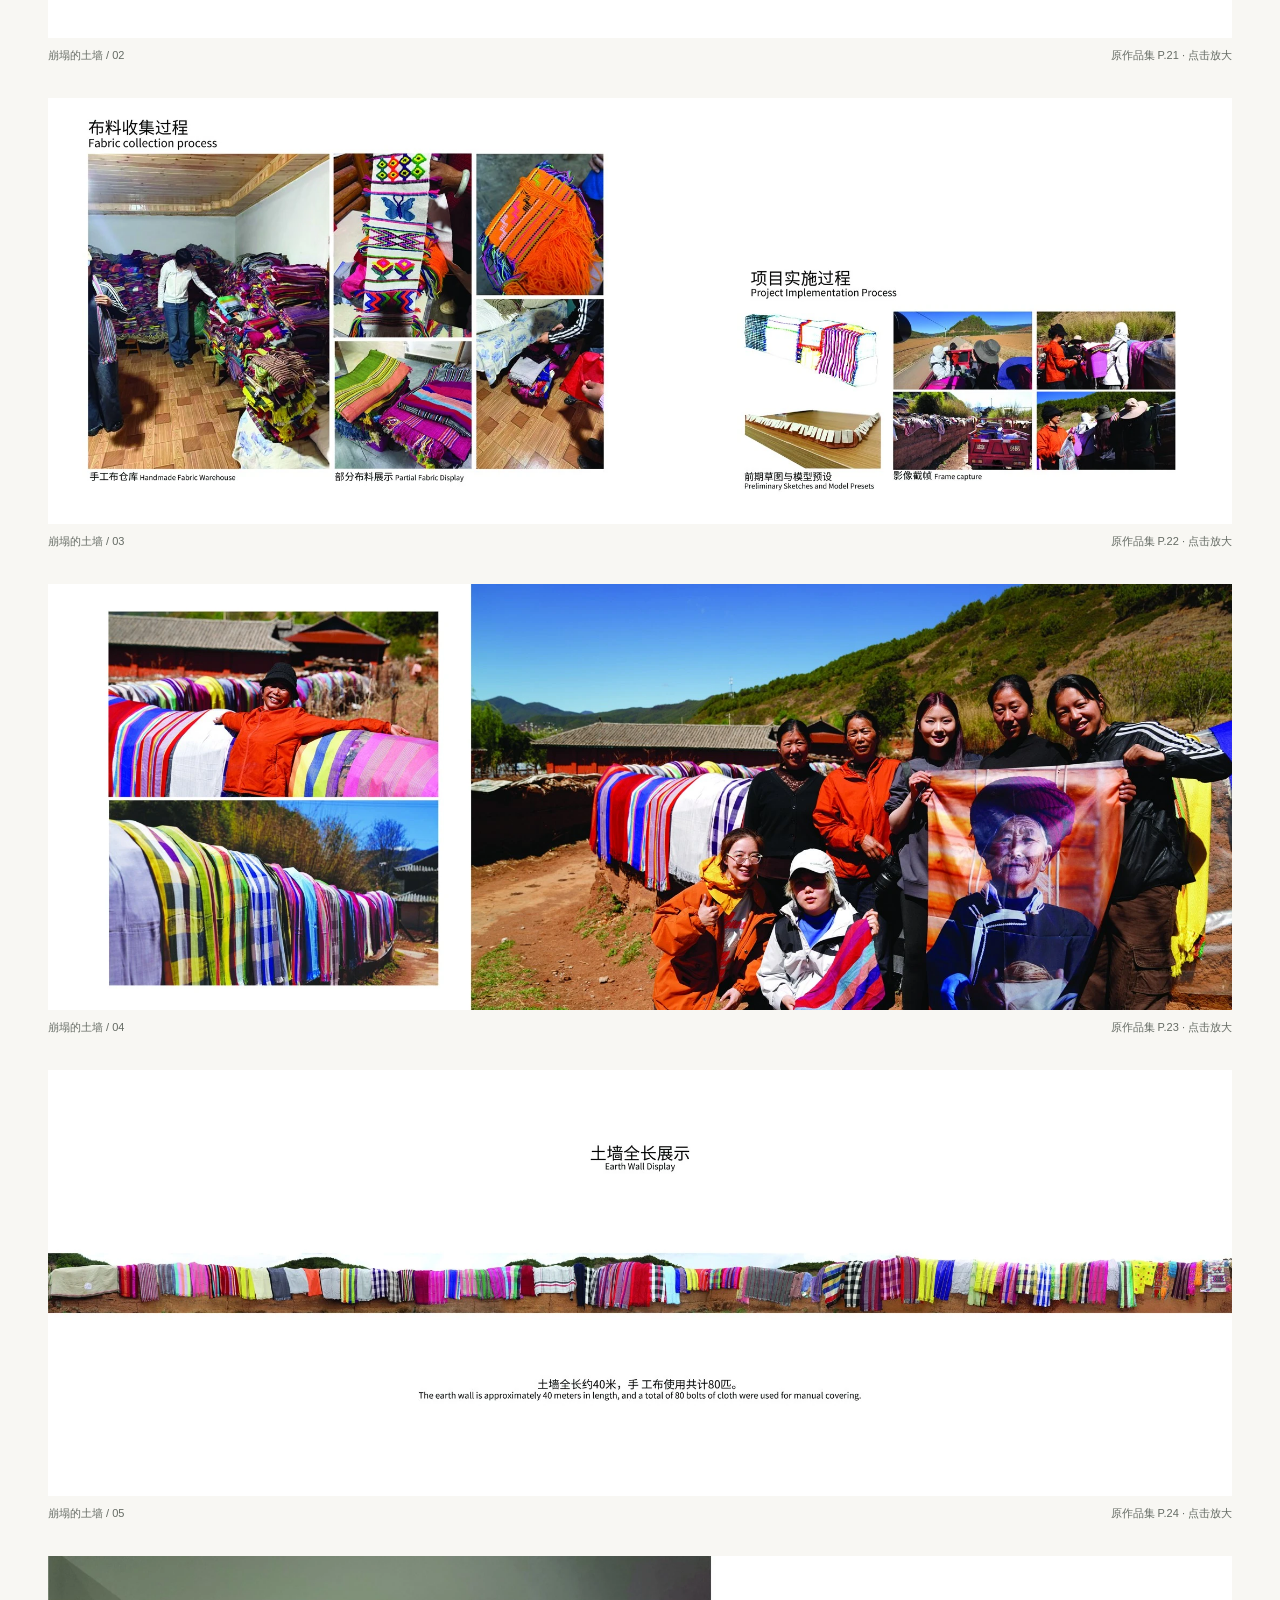
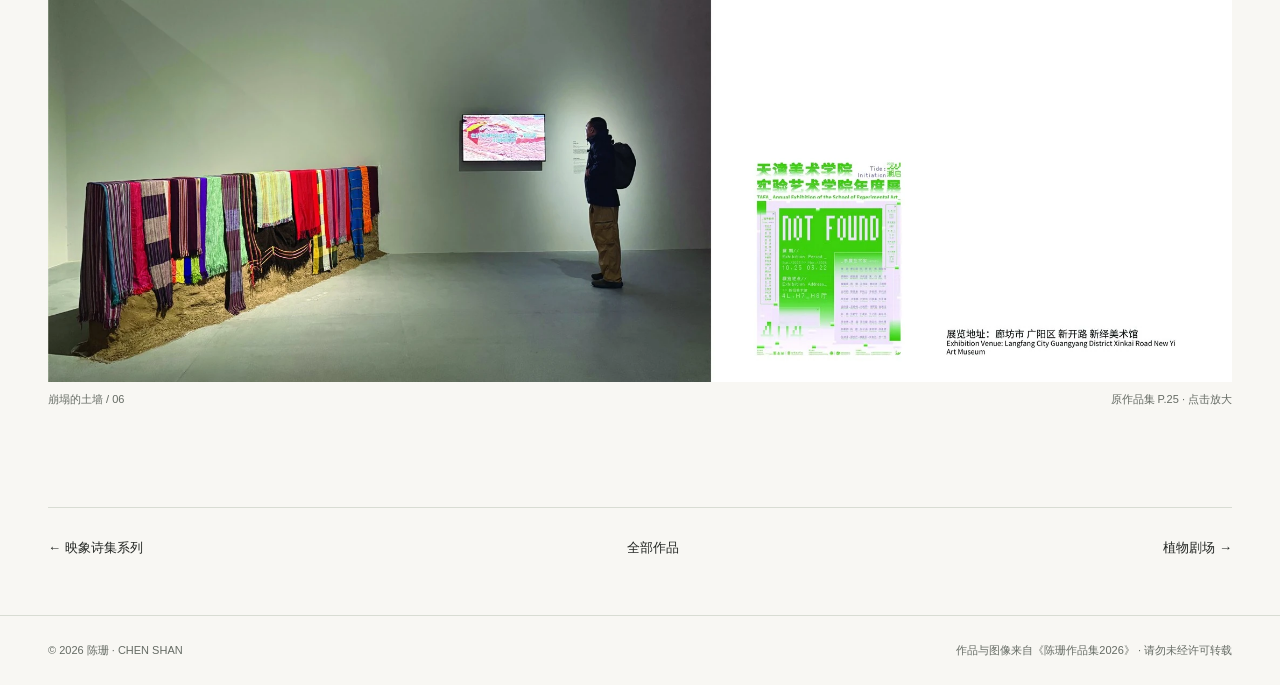
<file: work-earth-wall.html>
<!DOCTYPE html>
<html lang="zh-CN"><head><meta charset="UTF-8"><meta name="viewport" content="width=device-width,initial-scale=1"><meta name="description" content="在云南丽江宁蒗自治县瓦拉壁村驻留一个月期间，我注意到部分以泥土为主要材料的老式建筑逐渐被搁置，脆弱的土墙常被村民用旧衣物覆盖，以抵挡风雨侵蚀。"><meta name="theme-color" content="#f8f7f3"><title>崩塌的土墙 · 陈珊 CHEN SHAN</title><link rel="stylesheet" href="css/portfolio.css"></head><body><a class="skip-link" href="#main">跳到内容</a><header class="navbar"><div class="wrap nav-container"><a class="nav-logo" href="index.html">陈珊<small>CHEN SHAN</small></a><button class="nav-toggle" id="navToggle" aria-label="展开导航" aria-controls="navMenu" aria-expanded="false"><span class="nav-toggle-bar"></span><span class="nav-toggle-bar"></span><span class="nav-toggle-bar"></span></button><nav class="nav-menu" id="navMenu" aria-label="主导航"><a class="nav-link" href="index.html#projects">作品</a><a class="nav-link" href="index.html#about">关于我</a><a class="nav-link" href="timeline.html">3D 时间线</a><a class="nav-link" href="index.html#contact">联系</a></nav></div></header><main id="main"><section class="work-intro"><div class="wrap"><div class="breadcrumb"><a href="index.html#projects">← 返回作品</a><span>/</span><span>材料装置</span></div><div class="work-heading"><div><p class="kicker">材料装置 / 2025</p><h1>崩塌的土墙</h1><p class="work-en">Collapsed Earth Wall</p></div><span class="work-number">02</span></div><div class="work-overview"><dl class="work-facts"><div><dt>年份</dt><dd>2025</dd></div><div><dt>形式</dt><dd>材料装置、驻留实践</dd></div><div><dt>材料</dt><dd>手工布、土墙；尺寸可变</dd></div><div><dt>署名</dt><dd>陈珊</dd></div><div><dt>驻留地点</dt><dd>云南省丽江市宁蒗自治县瓦拉壁村</dd></div></dl><div class="work-description"><p>在云南丽江宁蒗自治县瓦拉壁村驻留一个月期间，我注意到部分以泥土为主要材料的老式建筑逐渐被搁置，脆弱的土墙常被村民用旧衣物覆盖，以抵挡风雨侵蚀。</p><p>这种并不实用的方式，在无奈中显露出几分浪漫色彩。以此为灵感，我在村中收集大量手工织成的布，与村民一起将它们包裹在村中的一面土墙上。</p><p class="source-note">文字根据《陈珊作品集2026》整理，图像为原作品集页面；合作项目与策展项目已单独标明署名。</p></div></div></div></section><section class="gallery-section" aria-label="作品图文档案"><div class="wrap"><div class="gallery-heading"><h2>作品图文档案 / VISUAL ARCHIVE</h2><span>06 张原始图文 · 点击放大</span></div><figure class="spread"><button type="button" class="zoom-image" data-image="assets/portfolio/page-20.webp" data-caption="崩塌的土墙 · 原作品集第20页" aria-label="放大崩塌的土墙第1张图文"><img src="assets/portfolio/page-20.webp" alt="崩塌的土墙原作品集第20页，作品图与创作说明" width="2200" height="792" loading="eager"></button><figcaption><span>崩塌的土墙 / 01</span><span>原作品集 P.20 · 点击放大</span></figcaption></figure><figure class="spread"><button type="button" class="zoom-image" data-image="assets/portfolio/page-21.webp" data-caption="崩塌的土墙 · 原作品集第21页" aria-label="放大崩塌的土墙第2张图文"><img src="assets/portfolio/page-21.webp" alt="崩塌的土墙原作品集第21页，作品图与创作说明" width="2200" height="792" loading="lazy"></button><figcaption><span>崩塌的土墙 / 02</span><span>原作品集 P.21 · 点击放大</span></figcaption></figure><figure class="spread"><button type="button" class="zoom-image" data-image="assets/portfolio/page-22.webp" data-caption="崩塌的土墙 · 原作品集第22页" aria-label="放大崩塌的土墙第3张图文"><img src="assets/portfolio/page-22.webp" alt="崩塌的土墙原作品集第22页，作品图与创作说明" width="2200" height="792" loading="lazy"></button><figcaption><span>崩塌的土墙 / 03</span><span>原作品集 P.22 · 点击放大</span></figcaption></figure><figure class="spread"><button type="button" class="zoom-image" data-image="assets/portfolio/page-23.webp" data-caption="崩塌的土墙 · 原作品集第23页" aria-label="放大崩塌的土墙第4张图文"><img src="assets/portfolio/page-23.webp" alt="崩塌的土墙原作品集第23页，作品图与创作说明" width="2200" height="792" loading="lazy"></button><figcaption><span>崩塌的土墙 / 04</span><span>原作品集 P.23 · 点击放大</span></figcaption></figure><figure class="spread"><button type="button" class="zoom-image" data-image="assets/portfolio/page-24.webp" data-caption="崩塌的土墙 · 原作品集第24页" aria-label="放大崩塌的土墙第5张图文"><img src="assets/portfolio/page-24.webp" alt="崩塌的土墙原作品集第24页，作品图与创作说明" width="2200" height="792" loading="lazy"></button><figcaption><span>崩塌的土墙 / 05</span><span>原作品集 P.24 · 点击放大</span></figcaption></figure><figure class="spread"><button type="button" class="zoom-image" data-image="assets/portfolio/page-25.webp" data-caption="崩塌的土墙 · 原作品集第25页" aria-label="放大崩塌的土墙第6张图文"><img src="assets/portfolio/page-25.webp" alt="崩塌的土墙原作品集第25页，作品图与创作说明" width="2200" height="792" loading="lazy"></button><figcaption><span>崩塌的土墙 / 06</span><span>原作品集 P.25 · 点击放大</span></figcaption></figure></div></section><div class="wrap work-nav"><a href="work-imagery.html">← 映象诗集系列</a><a href="index.html#projects">全部作品</a><a href="work-botanical.html">植物剧场 →</a></div></main><dialog class="lightbox" id="lightbox" aria-label="作品图像放大浏览"><div class="lightbox-top"><p id="lightboxCaption"></p><button class="lightbox-close" id="closeLightbox" type="button">关闭 ×</button></div><img class="lightbox-image" id="lightboxImage" alt=""></dialog><footer class="footer"><div class="wrap"><p>© <span id="year">2026</span> 陈珊 · CHEN SHAN</p><p>作品与图像来自《陈珊作品集2026》 · 请勿未经许可转载</p></div></footer><script src="js/main.js" defer></script></body></html>
</file>
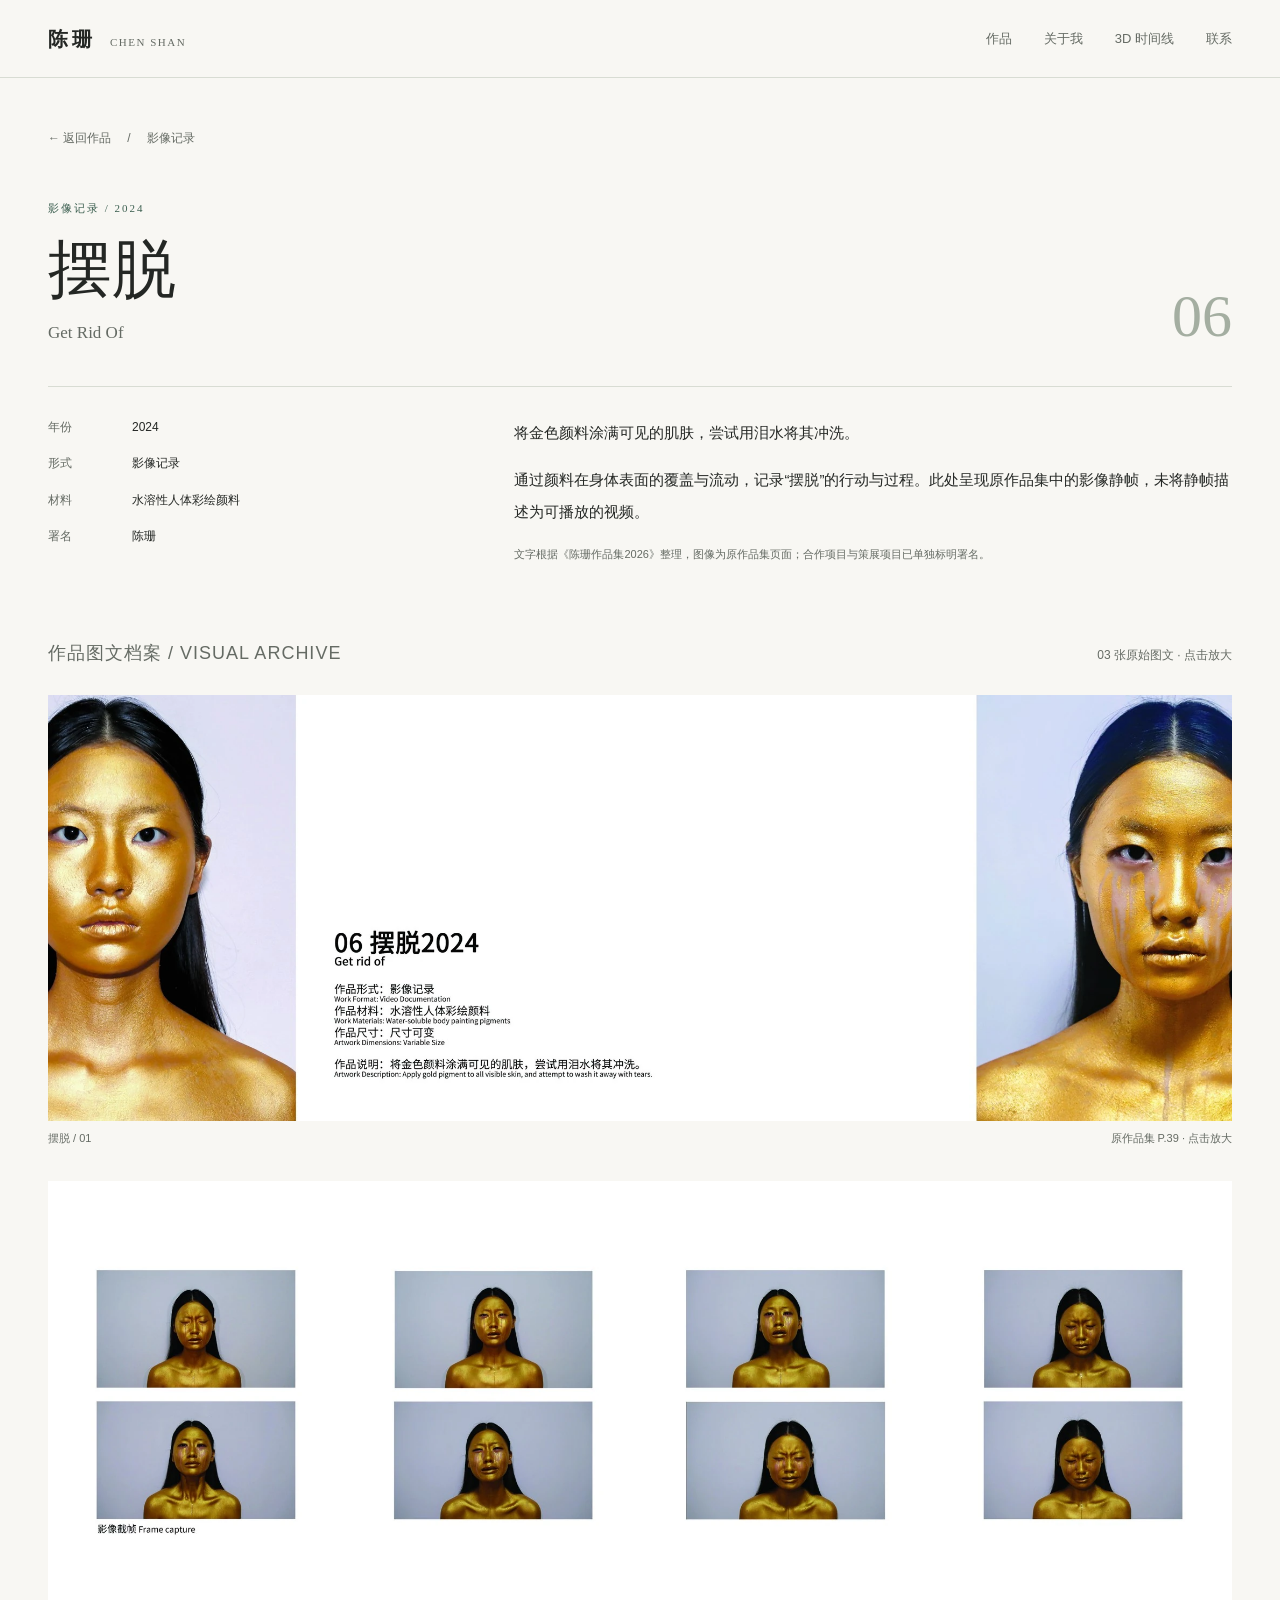
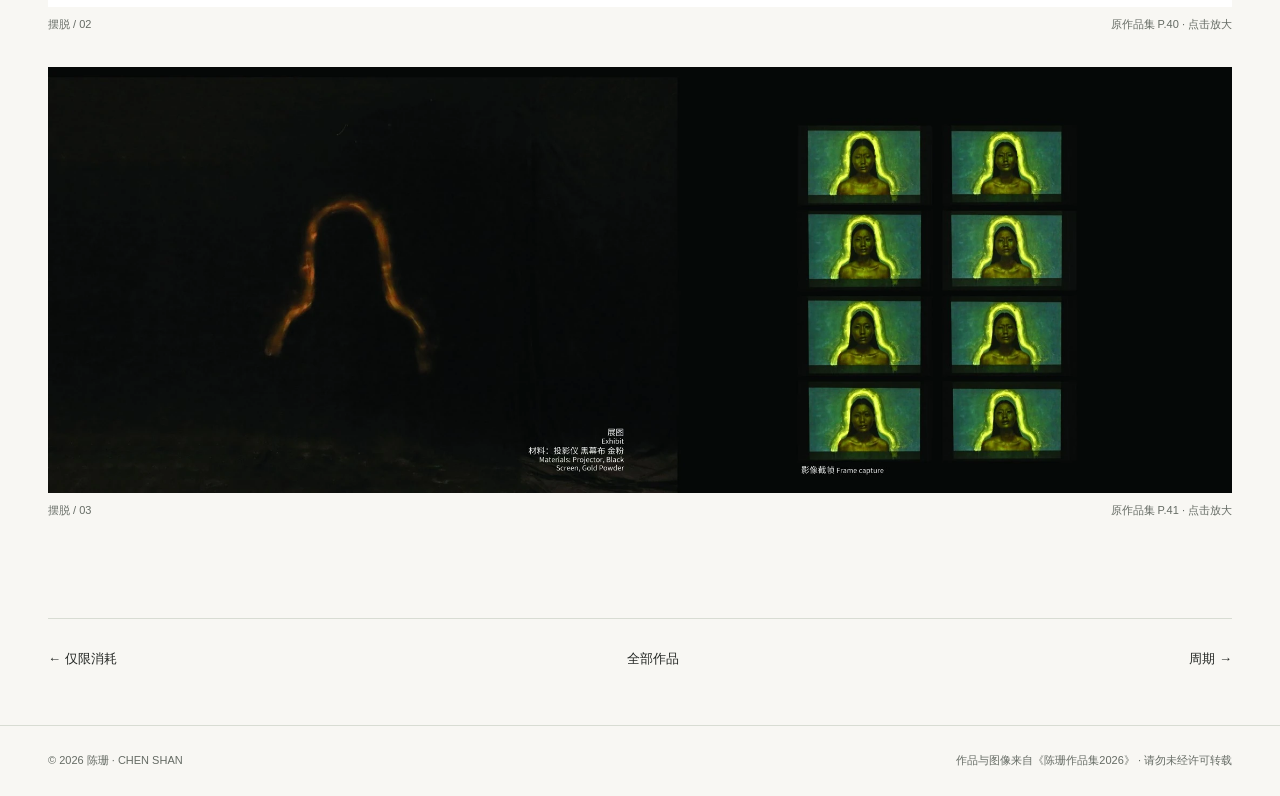
<file: work-get-rid-of.html>
<!DOCTYPE html>
<html lang="zh-CN"><head><meta charset="UTF-8"><meta name="viewport" content="width=device-width,initial-scale=1"><meta name="description" content="将金色颜料涂满可见的肌肤，尝试用泪水将其冲洗。"><meta name="theme-color" content="#f8f7f3"><title>摆脱 · 陈珊 CHEN SHAN</title><link rel="stylesheet" href="css/portfolio.css"></head><body><a class="skip-link" href="#main">跳到内容</a><header class="navbar"><div class="wrap nav-container"><a class="nav-logo" href="index.html">陈珊<small>CHEN SHAN</small></a><button class="nav-toggle" id="navToggle" aria-label="展开导航" aria-controls="navMenu" aria-expanded="false"><span class="nav-toggle-bar"></span><span class="nav-toggle-bar"></span><span class="nav-toggle-bar"></span></button><nav class="nav-menu" id="navMenu" aria-label="主导航"><a class="nav-link" href="index.html#projects">作品</a><a class="nav-link" href="index.html#about">关于我</a><a class="nav-link" href="timeline.html">3D 时间线</a><a class="nav-link" href="index.html#contact">联系</a></nav></div></header><main id="main"><section class="work-intro"><div class="wrap"><div class="breadcrumb"><a href="index.html#projects">← 返回作品</a><span>/</span><span>影像记录</span></div><div class="work-heading"><div><p class="kicker">影像记录 / 2024</p><h1>摆脱</h1><p class="work-en">Get Rid Of</p></div><span class="work-number">06</span></div><div class="work-overview"><dl class="work-facts"><div><dt>年份</dt><dd>2024</dd></div><div><dt>形式</dt><dd>影像记录</dd></div><div><dt>材料</dt><dd>水溶性人体彩绘颜料</dd></div><div><dt>署名</dt><dd>陈珊</dd></div></dl><div class="work-description"><p>将金色颜料涂满可见的肌肤，尝试用泪水将其冲洗。</p><p>通过颜料在身体表面的覆盖与流动，记录“摆脱”的行动与过程。此处呈现原作品集中的影像静帧，未将静帧描述为可播放的视频。</p><p class="source-note">文字根据《陈珊作品集2026》整理，图像为原作品集页面；合作项目与策展项目已单独标明署名。</p></div></div></div></section><section class="gallery-section" aria-label="作品图文档案"><div class="wrap"><div class="gallery-heading"><h2>作品图文档案 / VISUAL ARCHIVE</h2><span>03 张原始图文 · 点击放大</span></div><figure class="spread"><button type="button" class="zoom-image" data-image="assets/portfolio/page-39.webp" data-caption="摆脱 · 原作品集第39页" aria-label="放大摆脱第1张图文"><img src="assets/portfolio/page-39.webp" alt="摆脱原作品集第39页，作品图与创作说明" width="2200" height="792" loading="eager"></button><figcaption><span>摆脱 / 01</span><span>原作品集 P.39 · 点击放大</span></figcaption></figure><figure class="spread"><button type="button" class="zoom-image" data-image="assets/portfolio/page-40.webp" data-caption="摆脱 · 原作品集第40页" aria-label="放大摆脱第2张图文"><img src="assets/portfolio/page-40.webp" alt="摆脱原作品集第40页，作品图与创作说明" width="2200" height="792" loading="lazy"></button><figcaption><span>摆脱 / 02</span><span>原作品集 P.40 · 点击放大</span></figcaption></figure><figure class="spread"><button type="button" class="zoom-image" data-image="assets/portfolio/page-41.webp" data-caption="摆脱 · 原作品集第41页" aria-label="放大摆脱第3张图文"><img src="assets/portfolio/page-41.webp" alt="摆脱原作品集第41页，作品图与创作说明" width="2200" height="792" loading="lazy"></button><figcaption><span>摆脱 / 03</span><span>原作品集 P.41 · 点击放大</span></figcaption></figure></div></section><div class="wrap work-nav"><a href="work-consumption.html">← 仅限消耗</a><a href="index.html#projects">全部作品</a><a href="work-cycle.html">周期 →</a></div></main><dialog class="lightbox" id="lightbox" aria-label="作品图像放大浏览"><div class="lightbox-top"><p id="lightboxCaption"></p><button class="lightbox-close" id="closeLightbox" type="button">关闭 ×</button></div><img class="lightbox-image" id="lightboxImage" alt=""></dialog><footer class="footer"><div class="wrap"><p>© <span id="year">2026</span> 陈珊 · CHEN SHAN</p><p>作品与图像来自《陈珊作品集2026》 · 请勿未经许可转载</p></div></footer><script src="js/main.js" defer></script></body></html>
</file>
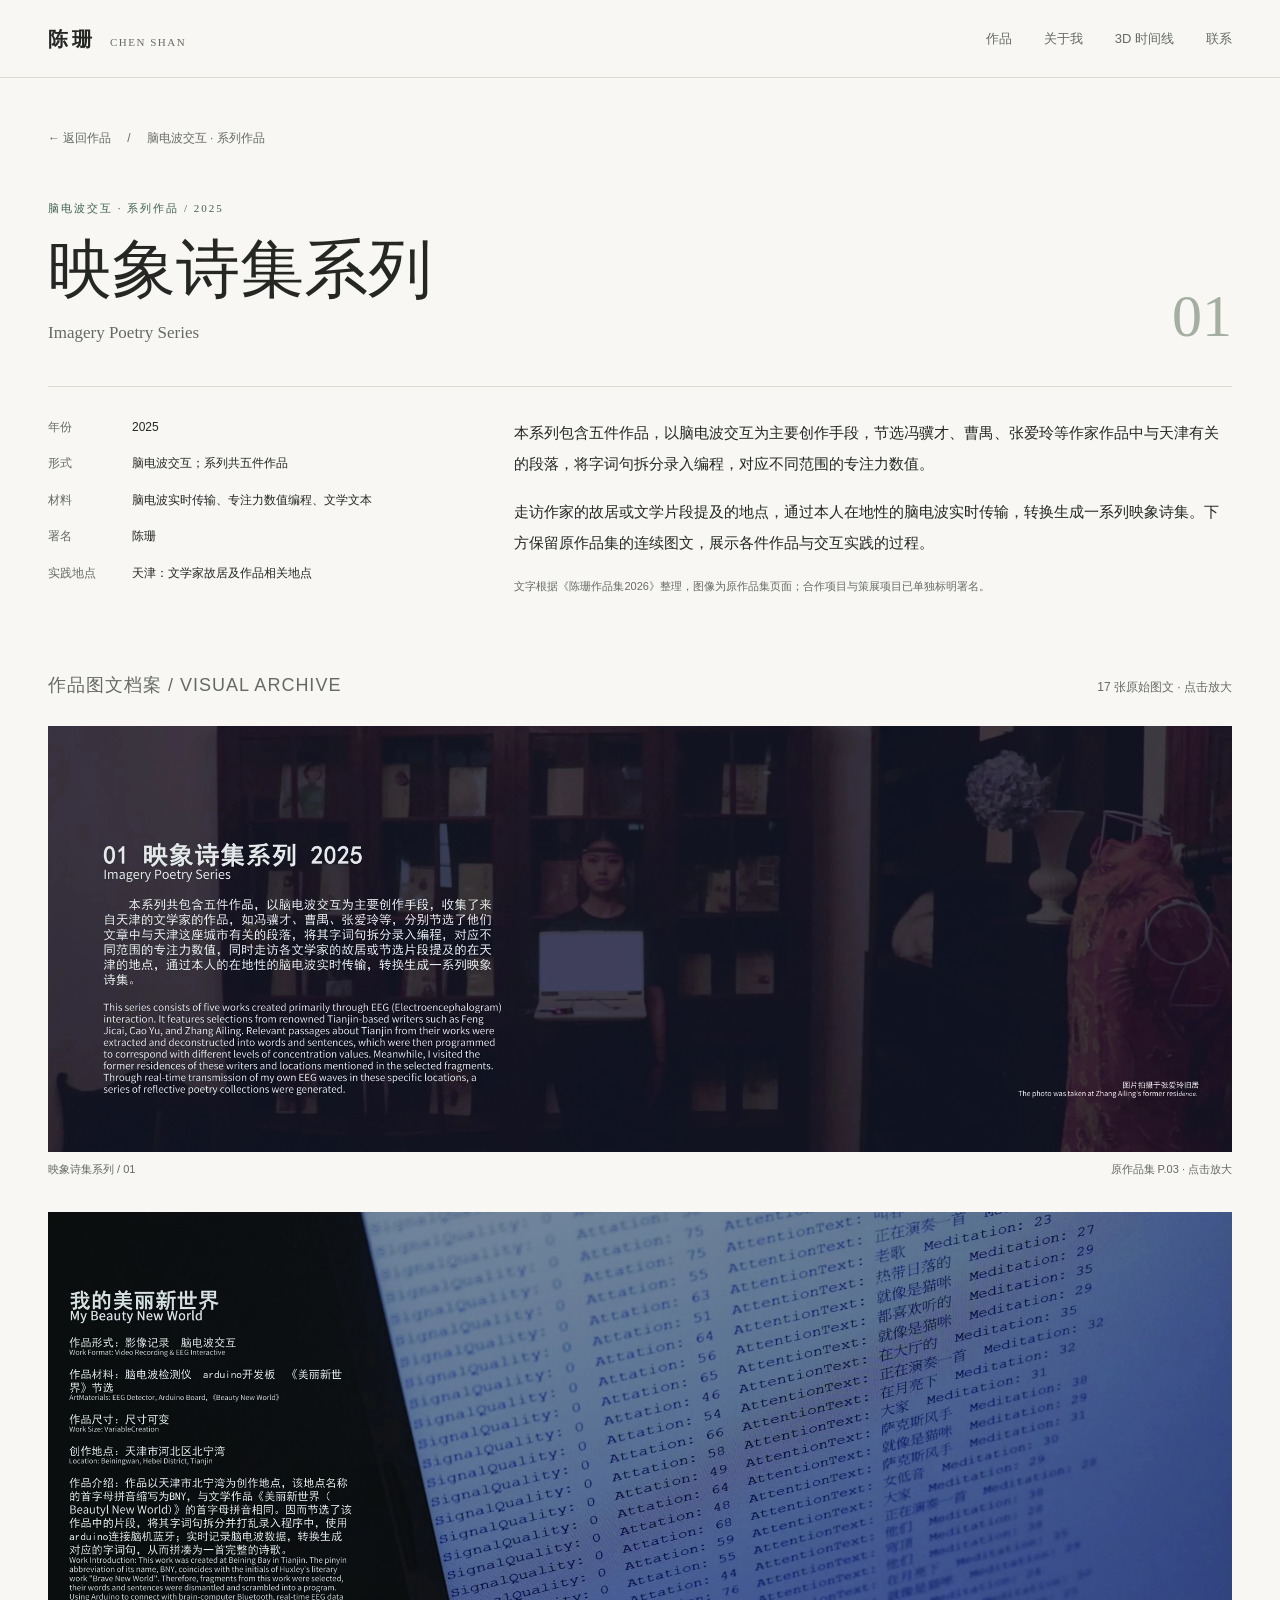
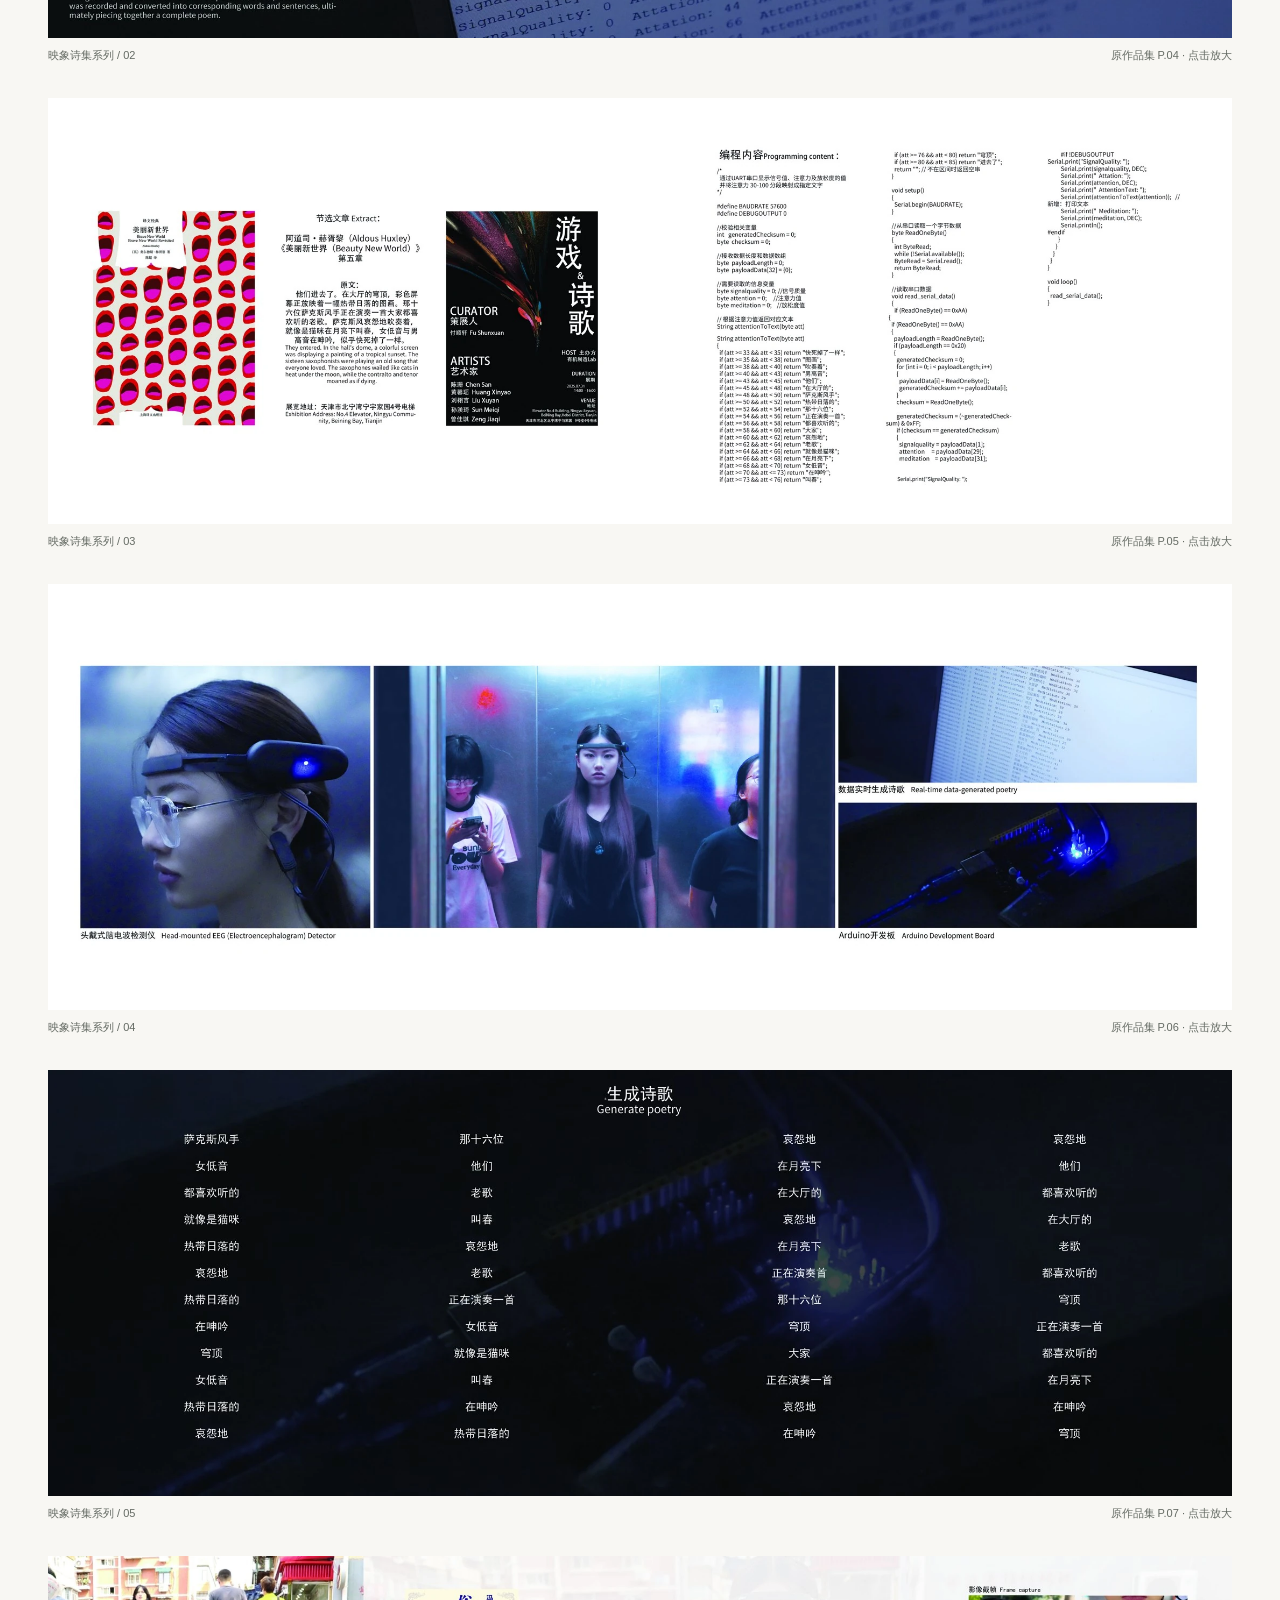
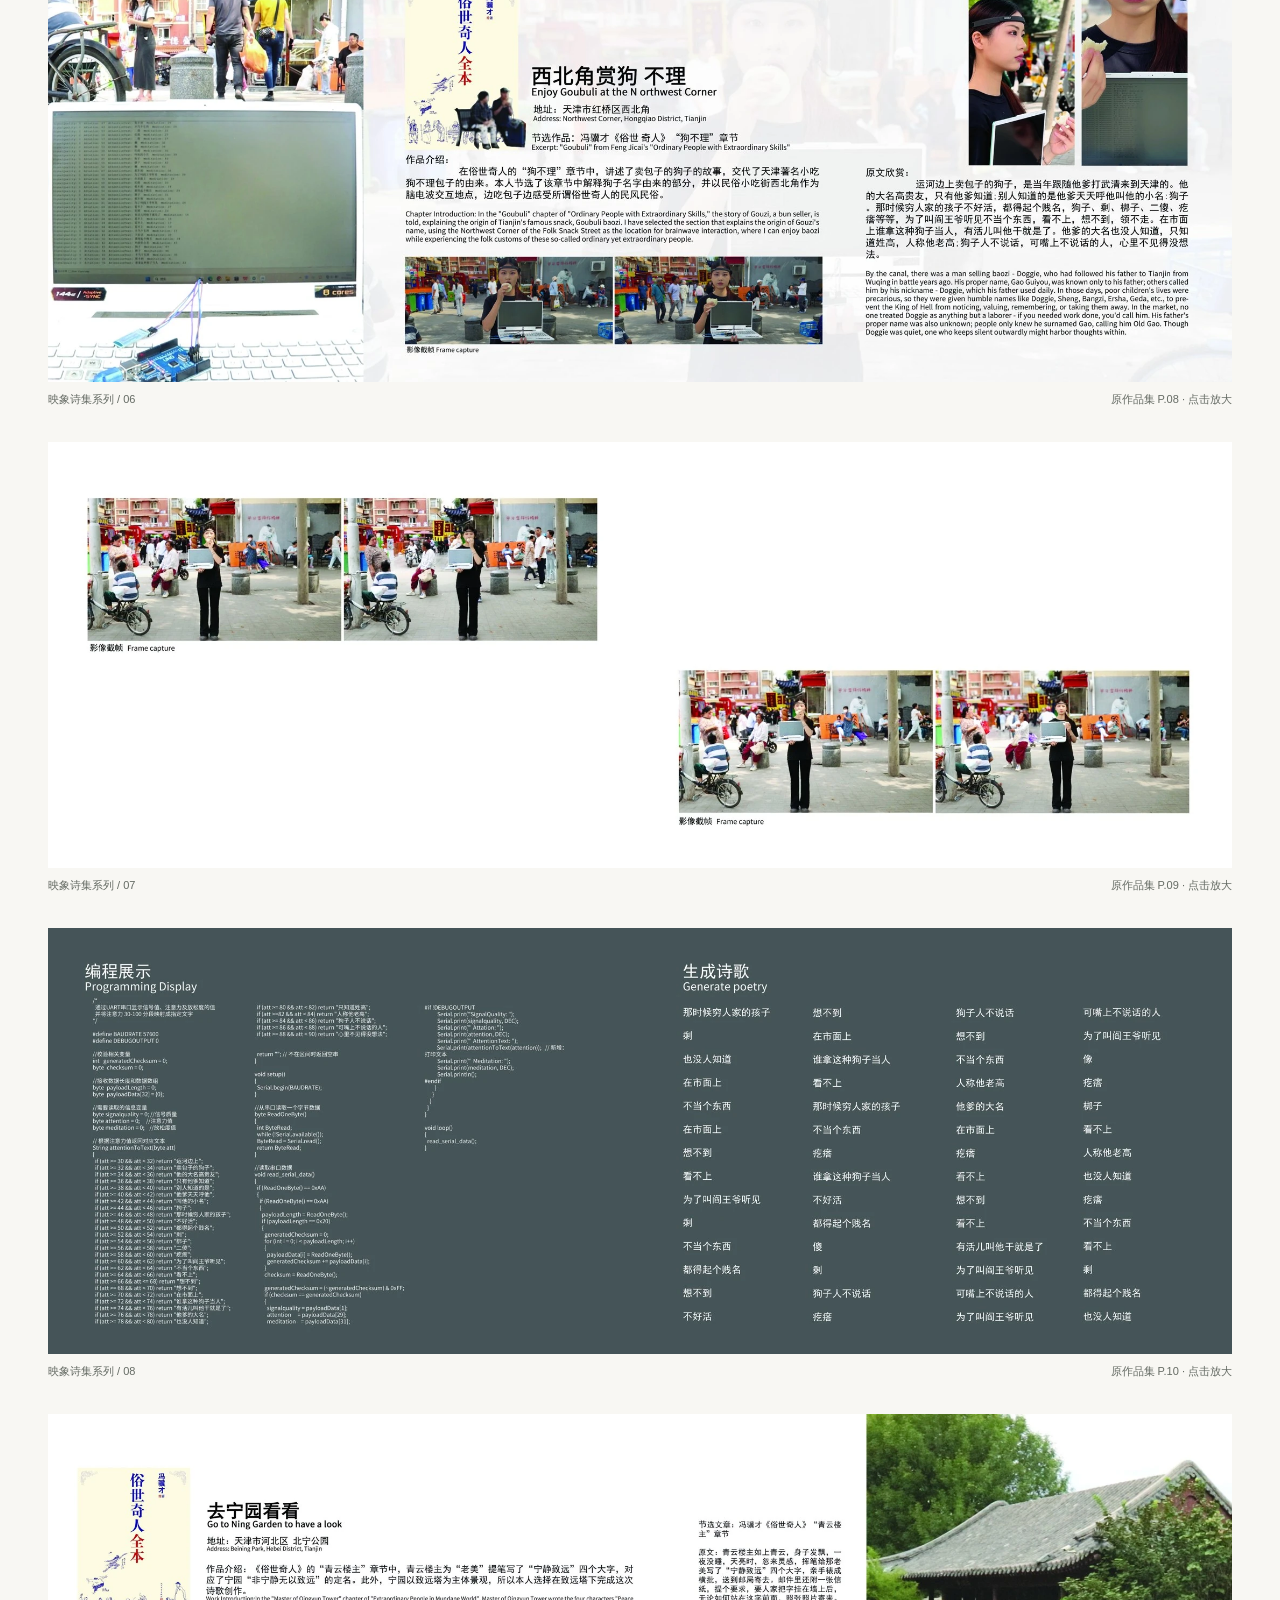
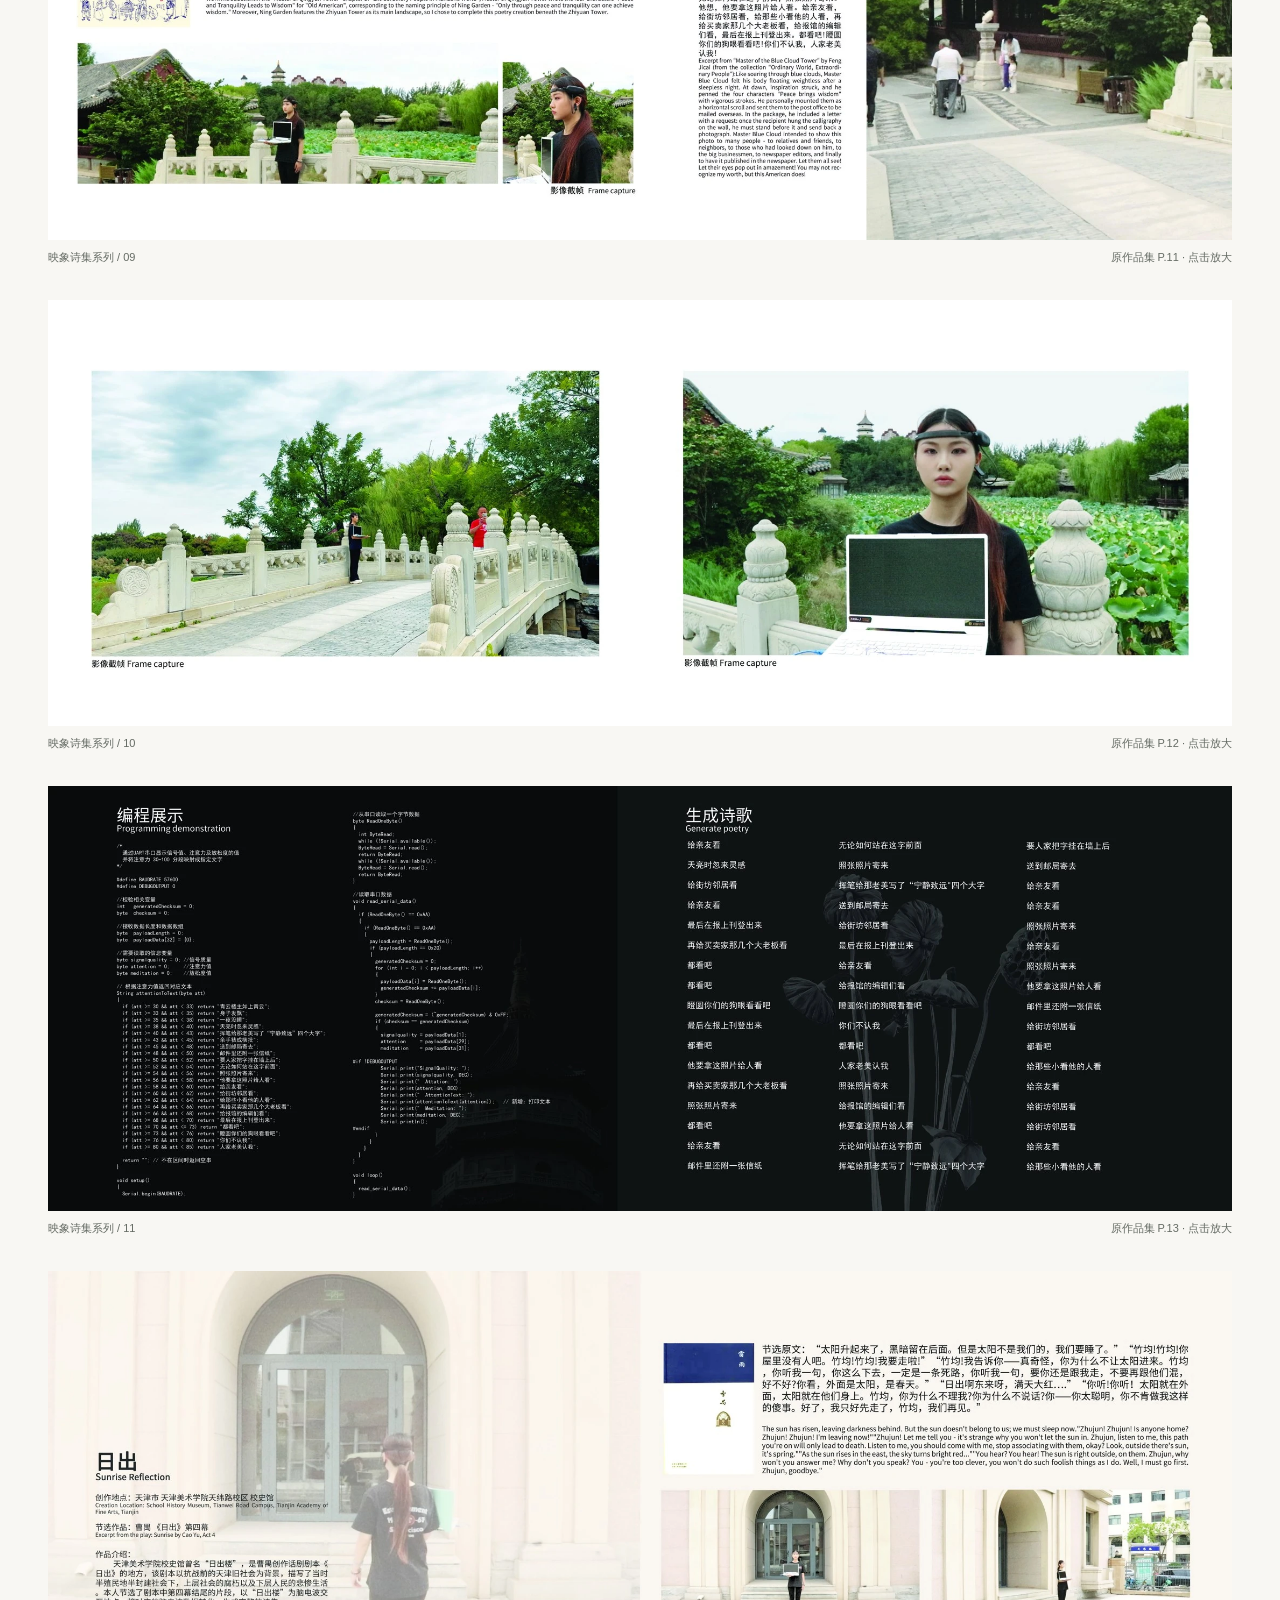
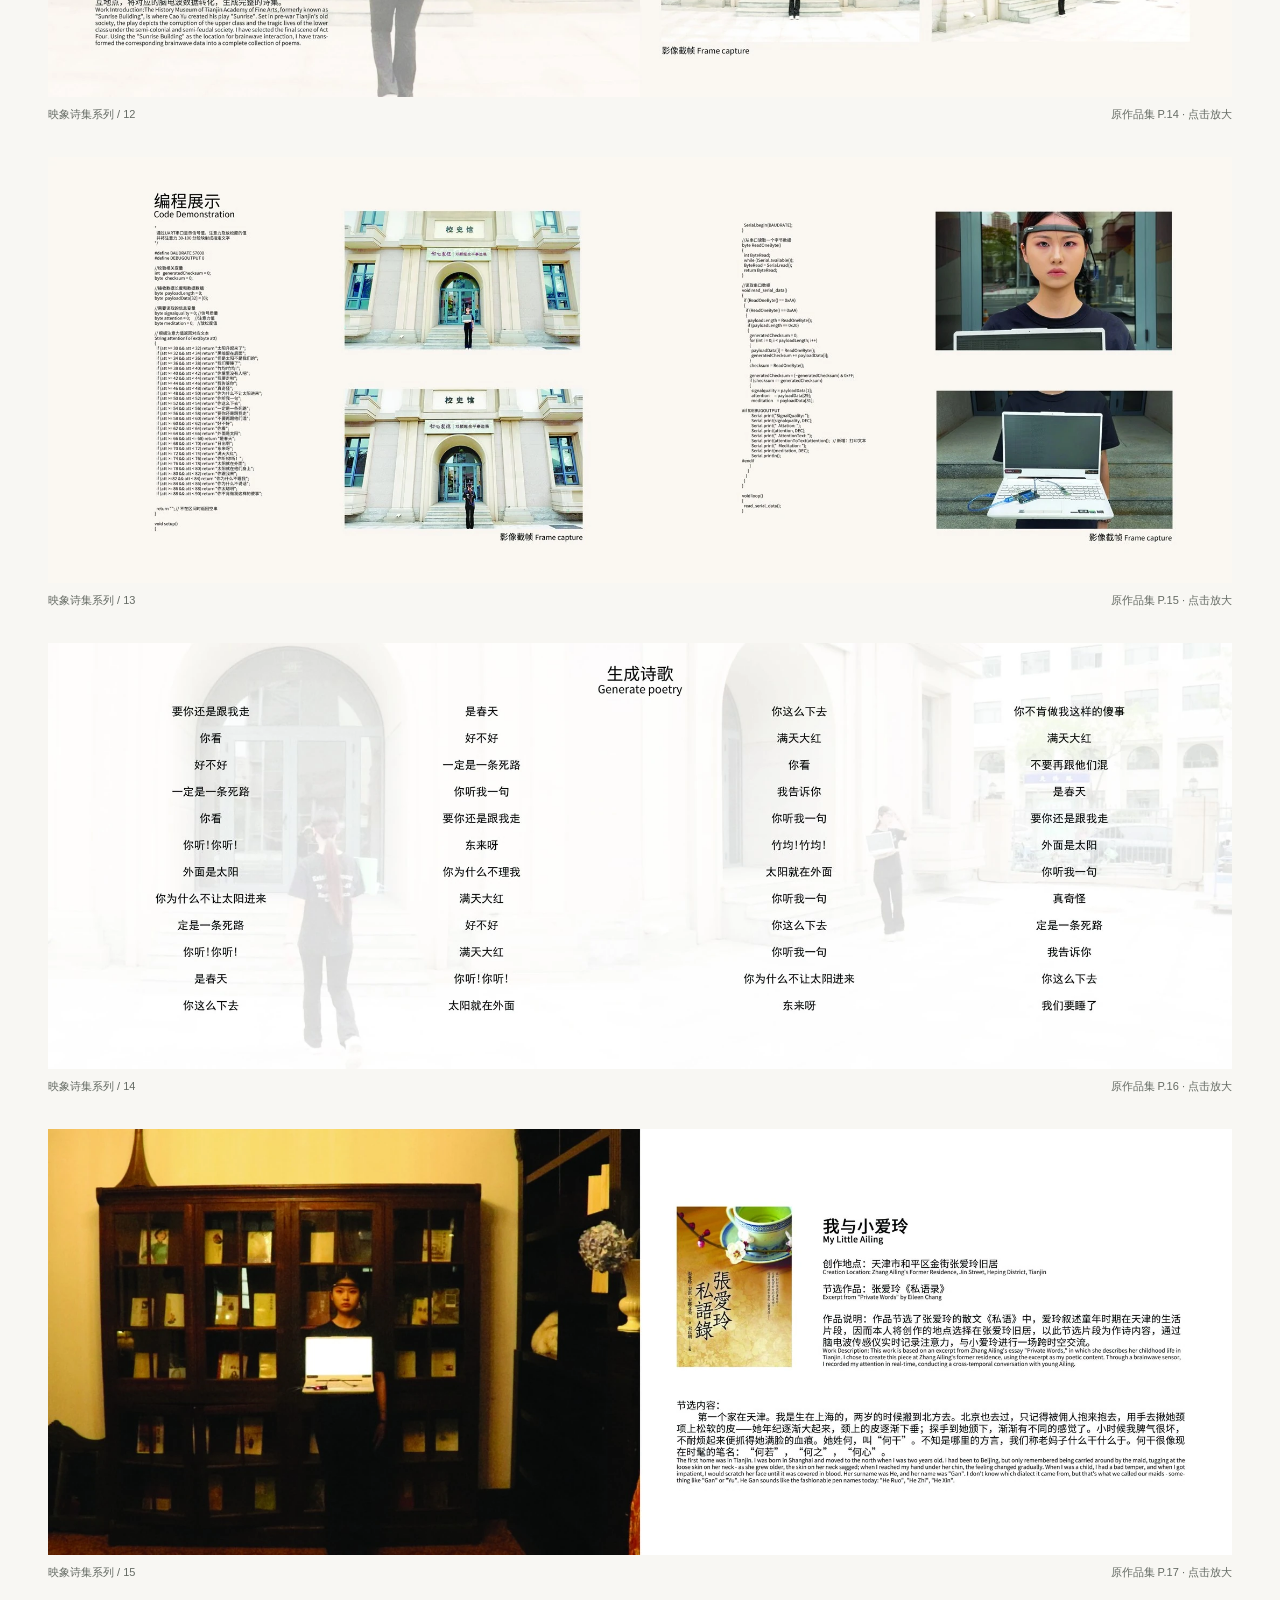
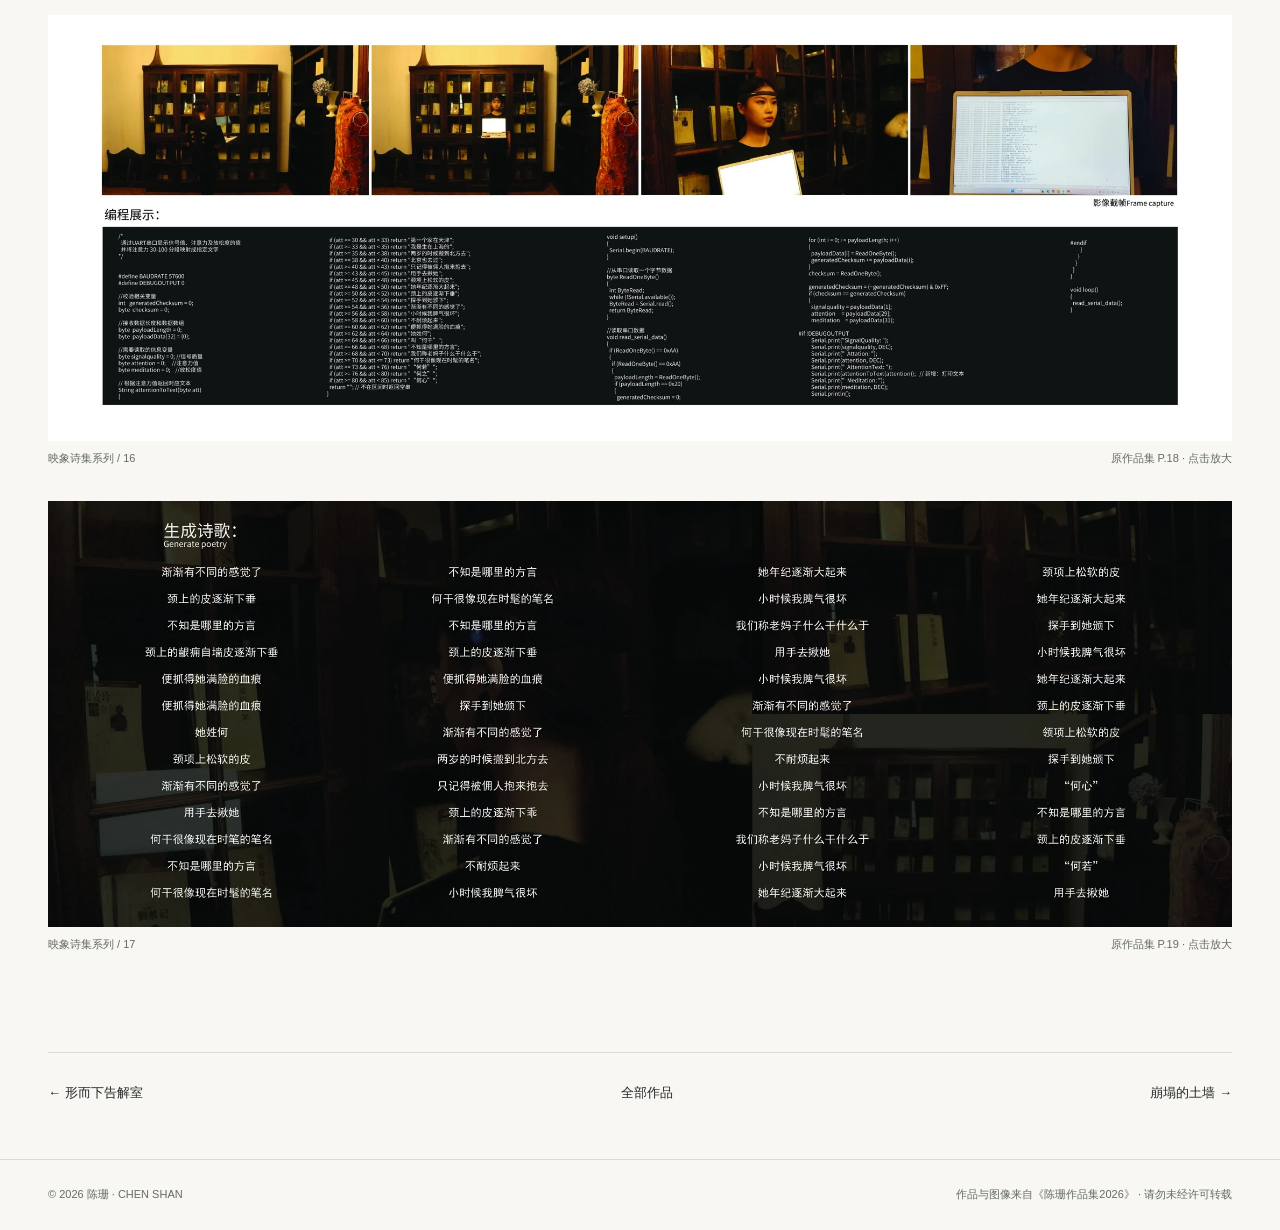
<file: work-imagery.html>
<!DOCTYPE html>
<html lang="zh-CN"><head><meta charset="UTF-8"><meta name="viewport" content="width=device-width,initial-scale=1"><meta name="description" content="本系列包含五件作品，以脑电波交互为主要创作手段，节选冯骥才、曹禺、张爱玲等作家作品中与天津有关的段落，将字词句拆分录入编程，对应不同范围的专注力数值。"><meta name="theme-color" content="#f8f7f3"><title>映象诗集系列 · 陈珊 CHEN SHAN</title><link rel="stylesheet" href="css/portfolio.css"></head><body><a class="skip-link" href="#main">跳到内容</a><header class="navbar"><div class="wrap nav-container"><a class="nav-logo" href="index.html">陈珊<small>CHEN SHAN</small></a><button class="nav-toggle" id="navToggle" aria-label="展开导航" aria-controls="navMenu" aria-expanded="false"><span class="nav-toggle-bar"></span><span class="nav-toggle-bar"></span><span class="nav-toggle-bar"></span></button><nav class="nav-menu" id="navMenu" aria-label="主导航"><a class="nav-link" href="index.html#projects">作品</a><a class="nav-link" href="index.html#about">关于我</a><a class="nav-link" href="timeline.html">3D 时间线</a><a class="nav-link" href="index.html#contact">联系</a></nav></div></header><main id="main"><section class="work-intro"><div class="wrap"><div class="breadcrumb"><a href="index.html#projects">← 返回作品</a><span>/</span><span>脑电波交互 · 系列作品</span></div><div class="work-heading"><div><p class="kicker">脑电波交互 · 系列作品 / 2025</p><h1>映象诗集系列</h1><p class="work-en">Imagery Poetry Series</p></div><span class="work-number">01</span></div><div class="work-overview"><dl class="work-facts"><div><dt>年份</dt><dd>2025</dd></div><div><dt>形式</dt><dd>脑电波交互；系列共五件作品</dd></div><div><dt>材料</dt><dd>脑电波实时传输、专注力数值编程、文学文本</dd></div><div><dt>署名</dt><dd>陈珊</dd></div><div><dt>实践地点</dt><dd>天津：文学家故居及作品相关地点</dd></div></dl><div class="work-description"><p>本系列包含五件作品，以脑电波交互为主要创作手段，节选冯骥才、曹禺、张爱玲等作家作品中与天津有关的段落，将字词句拆分录入编程，对应不同范围的专注力数值。</p><p>走访作家的故居或文学片段提及的地点，通过本人在地性的脑电波实时传输，转换生成一系列映象诗集。下方保留原作品集的连续图文，展示各件作品与交互实践的过程。</p><p class="source-note">文字根据《陈珊作品集2026》整理，图像为原作品集页面；合作项目与策展项目已单独标明署名。</p></div></div></div></section><section class="gallery-section" aria-label="作品图文档案"><div class="wrap"><div class="gallery-heading"><h2>作品图文档案 / VISUAL ARCHIVE</h2><span>17 张原始图文 · 点击放大</span></div><figure class="spread"><button type="button" class="zoom-image" data-image="assets/portfolio/page-03.webp" data-caption="映象诗集系列 · 原作品集第3页" aria-label="放大映象诗集系列第1张图文"><img src="assets/portfolio/page-03.webp" alt="映象诗集系列原作品集第3页，作品图与创作说明" width="2200" height="792" loading="eager"></button><figcaption><span>映象诗集系列 / 01</span><span>原作品集 P.03 · 点击放大</span></figcaption></figure><figure class="spread"><button type="button" class="zoom-image" data-image="assets/portfolio/page-04.webp" data-caption="映象诗集系列 · 原作品集第4页" aria-label="放大映象诗集系列第2张图文"><img src="assets/portfolio/page-04.webp" alt="映象诗集系列原作品集第4页，作品图与创作说明" width="2200" height="792" loading="lazy"></button><figcaption><span>映象诗集系列 / 02</span><span>原作品集 P.04 · 点击放大</span></figcaption></figure><figure class="spread"><button type="button" class="zoom-image" data-image="assets/portfolio/page-05.webp" data-caption="映象诗集系列 · 原作品集第5页" aria-label="放大映象诗集系列第3张图文"><img src="assets/portfolio/page-05.webp" alt="映象诗集系列原作品集第5页，作品图与创作说明" width="2200" height="792" loading="lazy"></button><figcaption><span>映象诗集系列 / 03</span><span>原作品集 P.05 · 点击放大</span></figcaption></figure><figure class="spread"><button type="button" class="zoom-image" data-image="assets/portfolio/page-06.webp" data-caption="映象诗集系列 · 原作品集第6页" aria-label="放大映象诗集系列第4张图文"><img src="assets/portfolio/page-06.webp" alt="映象诗集系列原作品集第6页，作品图与创作说明" width="2200" height="792" loading="lazy"></button><figcaption><span>映象诗集系列 / 04</span><span>原作品集 P.06 · 点击放大</span></figcaption></figure><figure class="spread"><button type="button" class="zoom-image" data-image="assets/portfolio/page-07.webp" data-caption="映象诗集系列 · 原作品集第7页" aria-label="放大映象诗集系列第5张图文"><img src="assets/portfolio/page-07.webp" alt="映象诗集系列原作品集第7页，作品图与创作说明" width="2200" height="792" loading="lazy"></button><figcaption><span>映象诗集系列 / 05</span><span>原作品集 P.07 · 点击放大</span></figcaption></figure><figure class="spread"><button type="button" class="zoom-image" data-image="assets/portfolio/page-08.webp" data-caption="映象诗集系列 · 原作品集第8页" aria-label="放大映象诗集系列第6张图文"><img src="assets/portfolio/page-08.webp" alt="映象诗集系列原作品集第8页，作品图与创作说明" width="2200" height="792" loading="lazy"></button><figcaption><span>映象诗集系列 / 06</span><span>原作品集 P.08 · 点击放大</span></figcaption></figure><figure class="spread"><button type="button" class="zoom-image" data-image="assets/portfolio/page-09.webp" data-caption="映象诗集系列 · 原作品集第9页" aria-label="放大映象诗集系列第7张图文"><img src="assets/portfolio/page-09.webp" alt="映象诗集系列原作品集第9页，作品图与创作说明" width="2200" height="792" loading="lazy"></button><figcaption><span>映象诗集系列 / 07</span><span>原作品集 P.09 · 点击放大</span></figcaption></figure><figure class="spread"><button type="button" class="zoom-image" data-image="assets/portfolio/page-10.webp" data-caption="映象诗集系列 · 原作品集第10页" aria-label="放大映象诗集系列第8张图文"><img src="assets/portfolio/page-10.webp" alt="映象诗集系列原作品集第10页，作品图与创作说明" width="2200" height="792" loading="lazy"></button><figcaption><span>映象诗集系列 / 08</span><span>原作品集 P.10 · 点击放大</span></figcaption></figure><figure class="spread"><button type="button" class="zoom-image" data-image="assets/portfolio/page-11.webp" data-caption="映象诗集系列 · 原作品集第11页" aria-label="放大映象诗集系列第9张图文"><img src="assets/portfolio/page-11.webp" alt="映象诗集系列原作品集第11页，作品图与创作说明" width="2200" height="792" loading="lazy"></button><figcaption><span>映象诗集系列 / 09</span><span>原作品集 P.11 · 点击放大</span></figcaption></figure><figure class="spread"><button type="button" class="zoom-image" data-image="assets/portfolio/page-12.webp" data-caption="映象诗集系列 · 原作品集第12页" aria-label="放大映象诗集系列第10张图文"><img src="assets/portfolio/page-12.webp" alt="映象诗集系列原作品集第12页，作品图与创作说明" width="2200" height="792" loading="lazy"></button><figcaption><span>映象诗集系列 / 10</span><span>原作品集 P.12 · 点击放大</span></figcaption></figure><figure class="spread"><button type="button" class="zoom-image" data-image="assets/portfolio/page-13.webp" data-caption="映象诗集系列 · 原作品集第13页" aria-label="放大映象诗集系列第11张图文"><img src="assets/portfolio/page-13.webp" alt="映象诗集系列原作品集第13页，作品图与创作说明" width="2200" height="792" loading="lazy"></button><figcaption><span>映象诗集系列 / 11</span><span>原作品集 P.13 · 点击放大</span></figcaption></figure><figure class="spread"><button type="button" class="zoom-image" data-image="assets/portfolio/page-14.webp" data-caption="映象诗集系列 · 原作品集第14页" aria-label="放大映象诗集系列第12张图文"><img src="assets/portfolio/page-14.webp" alt="映象诗集系列原作品集第14页，作品图与创作说明" width="2200" height="792" loading="lazy"></button><figcaption><span>映象诗集系列 / 12</span><span>原作品集 P.14 · 点击放大</span></figcaption></figure><figure class="spread"><button type="button" class="zoom-image" data-image="assets/portfolio/page-15.webp" data-caption="映象诗集系列 · 原作品集第15页" aria-label="放大映象诗集系列第13张图文"><img src="assets/portfolio/page-15.webp" alt="映象诗集系列原作品集第15页，作品图与创作说明" width="2200" height="792" loading="lazy"></button><figcaption><span>映象诗集系列 / 13</span><span>原作品集 P.15 · 点击放大</span></figcaption></figure><figure class="spread"><button type="button" class="zoom-image" data-image="assets/portfolio/page-16.webp" data-caption="映象诗集系列 · 原作品集第16页" aria-label="放大映象诗集系列第14张图文"><img src="assets/portfolio/page-16.webp" alt="映象诗集系列原作品集第16页，作品图与创作说明" width="2200" height="792" loading="lazy"></button><figcaption><span>映象诗集系列 / 14</span><span>原作品集 P.16 · 点击放大</span></figcaption></figure><figure class="spread"><button type="button" class="zoom-image" data-image="assets/portfolio/page-17.webp" data-caption="映象诗集系列 · 原作品集第17页" aria-label="放大映象诗集系列第15张图文"><img src="assets/portfolio/page-17.webp" alt="映象诗集系列原作品集第17页，作品图与创作说明" width="2200" height="792" loading="lazy"></button><figcaption><span>映象诗集系列 / 15</span><span>原作品集 P.17 · 点击放大</span></figcaption></figure><figure class="spread"><button type="button" class="zoom-image" data-image="assets/portfolio/page-18.webp" data-caption="映象诗集系列 · 原作品集第18页" aria-label="放大映象诗集系列第16张图文"><img src="assets/portfolio/page-18.webp" alt="映象诗集系列原作品集第18页，作品图与创作说明" width="2200" height="792" loading="lazy"></button><figcaption><span>映象诗集系列 / 16</span><span>原作品集 P.18 · 点击放大</span></figcaption></figure><figure class="spread"><button type="button" class="zoom-image" data-image="assets/portfolio/page-19.webp" data-caption="映象诗集系列 · 原作品集第19页" aria-label="放大映象诗集系列第17张图文"><img src="assets/portfolio/page-19.webp" alt="映象诗集系列原作品集第19页，作品图与创作说明" width="2200" height="792" loading="lazy"></button><figcaption><span>映象诗集系列 / 17</span><span>原作品集 P.19 · 点击放大</span></figcaption></figure></div></section><div class="wrap work-nav"><a href="work-confessional.html">← 形而下告解室</a><a href="index.html#projects">全部作品</a><a href="work-earth-wall.html">崩塌的土墙 →</a></div></main><dialog class="lightbox" id="lightbox" aria-label="作品图像放大浏览"><div class="lightbox-top"><p id="lightboxCaption"></p><button class="lightbox-close" id="closeLightbox" type="button">关闭 ×</button></div><img class="lightbox-image" id="lightboxImage" alt=""></dialog><footer class="footer"><div class="wrap"><p>© <span id="year">2026</span> 陈珊 · CHEN SHAN</p><p>作品与图像来自《陈珊作品集2026》 · 请勿未经许可转载</p></div></footer><script src="js/main.js" defer></script></body></html>
</file>
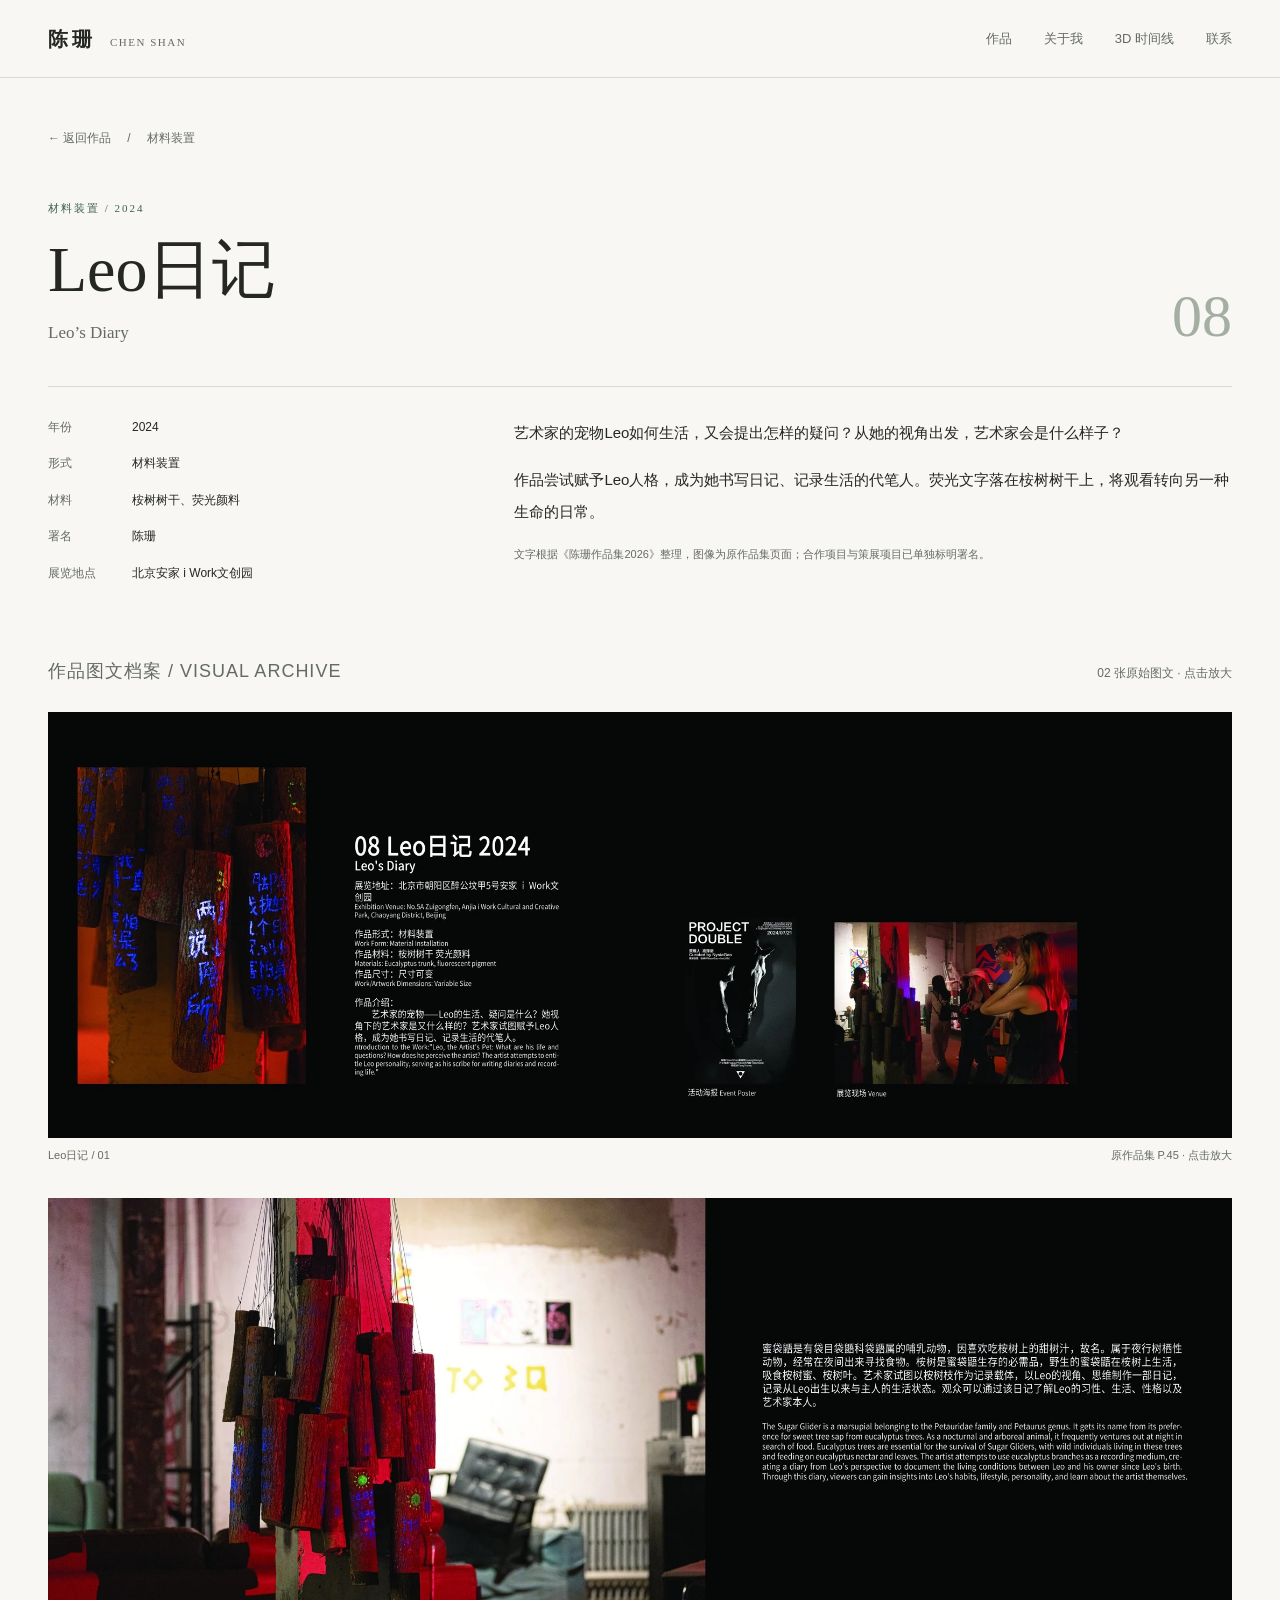
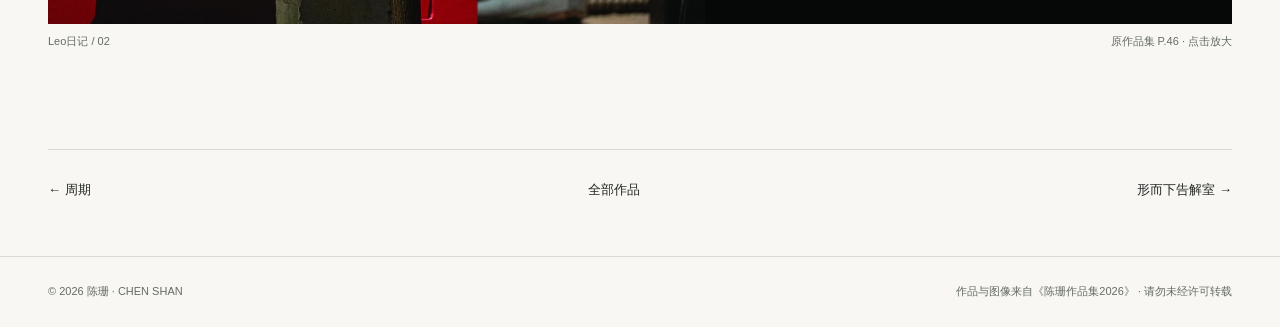
<file: work-leo.html>
<!DOCTYPE html>
<html lang="zh-CN"><head><meta charset="UTF-8"><meta name="viewport" content="width=device-width,initial-scale=1"><meta name="description" content="艺术家的宠物Leo如何生活，又会提出怎样的疑问？从她的视角出发，艺术家会是什么样子？"><meta name="theme-color" content="#f8f7f3"><title>Leo日记 · 陈珊 CHEN SHAN</title><link rel="stylesheet" href="css/portfolio.css"></head><body><a class="skip-link" href="#main">跳到内容</a><header class="navbar"><div class="wrap nav-container"><a class="nav-logo" href="index.html">陈珊<small>CHEN SHAN</small></a><button class="nav-toggle" id="navToggle" aria-label="展开导航" aria-controls="navMenu" aria-expanded="false"><span class="nav-toggle-bar"></span><span class="nav-toggle-bar"></span><span class="nav-toggle-bar"></span></button><nav class="nav-menu" id="navMenu" aria-label="主导航"><a class="nav-link" href="index.html#projects">作品</a><a class="nav-link" href="index.html#about">关于我</a><a class="nav-link" href="timeline.html">3D 时间线</a><a class="nav-link" href="index.html#contact">联系</a></nav></div></header><main id="main"><section class="work-intro"><div class="wrap"><div class="breadcrumb"><a href="index.html#projects">← 返回作品</a><span>/</span><span>材料装置</span></div><div class="work-heading"><div><p class="kicker">材料装置 / 2024</p><h1>Leo日记</h1><p class="work-en">Leo’s Diary</p></div><span class="work-number">08</span></div><div class="work-overview"><dl class="work-facts"><div><dt>年份</dt><dd>2024</dd></div><div><dt>形式</dt><dd>材料装置</dd></div><div><dt>材料</dt><dd>桉树树干、荧光颜料</dd></div><div><dt>署名</dt><dd>陈珊</dd></div><div><dt>展览地点</dt><dd>北京安家 i Work文创园</dd></div></dl><div class="work-description"><p>艺术家的宠物Leo如何生活，又会提出怎样的疑问？从她的视角出发，艺术家会是什么样子？</p><p>作品尝试赋予Leo人格，成为她书写日记、记录生活的代笔人。荧光文字落在桉树树干上，将观看转向另一种生命的日常。</p><p class="source-note">文字根据《陈珊作品集2026》整理，图像为原作品集页面；合作项目与策展项目已单独标明署名。</p></div></div></div></section><section class="gallery-section" aria-label="作品图文档案"><div class="wrap"><div class="gallery-heading"><h2>作品图文档案 / VISUAL ARCHIVE</h2><span>02 张原始图文 · 点击放大</span></div><figure class="spread"><button type="button" class="zoom-image" data-image="assets/portfolio/page-45.webp" data-caption="Leo日记 · 原作品集第45页" aria-label="放大Leo日记第1张图文"><img src="assets/portfolio/page-45.webp" alt="Leo日记原作品集第45页，作品图与创作说明" width="2200" height="792" loading="eager"></button><figcaption><span>Leo日记 / 01</span><span>原作品集 P.45 · 点击放大</span></figcaption></figure><figure class="spread"><button type="button" class="zoom-image" data-image="assets/portfolio/page-46.webp" data-caption="Leo日记 · 原作品集第46页" aria-label="放大Leo日记第2张图文"><img src="assets/portfolio/page-46.webp" alt="Leo日记原作品集第46页，作品图与创作说明" width="2200" height="792" loading="lazy"></button><figcaption><span>Leo日记 / 02</span><span>原作品集 P.46 · 点击放大</span></figcaption></figure></div></section><div class="wrap work-nav"><a href="work-cycle.html">← 周期</a><a href="index.html#projects">全部作品</a><a href="work-confessional.html">形而下告解室 →</a></div></main><dialog class="lightbox" id="lightbox" aria-label="作品图像放大浏览"><div class="lightbox-top"><p id="lightboxCaption"></p><button class="lightbox-close" id="closeLightbox" type="button">关闭 ×</button></div><img class="lightbox-image" id="lightboxImage" alt=""></dialog><footer class="footer"><div class="wrap"><p>© <span id="year">2026</span> 陈珊 · CHEN SHAN</p><p>作品与图像来自《陈珊作品集2026》 · 请勿未经许可转载</p></div></footer><script src="js/main.js" defer></script></body></html>
</file>
<file: css/portfolio.css>
/* Chen Shan / Portfolio — local fonts and assets, no framework or external CDN. */
:root{--paper:#f8f7f3;--white:#fff;--ink:#242724;--muted:#656b64;--line:#d8dcd3;--accent:#3e6152;--soft:#eef0e8;--nav-height:78px;--serif:"Songti SC","Noto Serif CJK SC","STSong",Georgia,serif}
*{box-sizing:border-box}html{scroll-behavior:smooth;scroll-padding-top:100px}body{margin:0;background:var(--paper);color:var(--ink);font:16px/1.8 -apple-system,BlinkMacSystemFont,"PingFang SC","Microsoft YaHei",sans-serif}a{color:inherit;text-decoration:none}button{font:inherit;cursor:pointer}img{display:block;max-width:100%}h1,h2,h3,p{margin:0}button,a{-webkit-tap-highlight-color:transparent}a:focus-visible,button:focus-visible{outline:3px solid #6d967f;outline-offset:5px}::selection{background:#c7dfcb}.wrap{width:min(1240px,calc(100% - 96px));margin:auto}.navbar{position:sticky;top:0;z-index:20;height:var(--nav-height);background:rgba(248,247,243,.96);border-bottom:1px solid var(--line);backdrop-filter:blur(16px)}.nav-container{height:100%;display:flex;align-items:center;justify-content:space-between}.nav-logo{font-size:20px;letter-spacing:4px;font-weight:600;white-space:nowrap}.nav-logo small{font:11px/1.5 Georgia,serif;letter-spacing:1.5px;margin-left:14px;color:var(--muted)}.nav-menu{display:flex;align-items:center;gap:32px}.nav-link{font-size:13px;color:var(--muted);transition:color .2s}.nav-link:hover,.nav-link.active{color:var(--accent)}.nav-toggle{display:none}.kicker{font:11px/1.5 Georgia,serif;letter-spacing:2px;text-transform:uppercase;color:var(--accent)}.hero{padding:78px 0 52px}.hero-top{display:flex;justify-content:space-between;align-items:center;margin-bottom:35px}.edition{color:var(--muted);font-size:11px;letter-spacing:1px}.hero-grid{display:grid;grid-template-columns:1.02fr 1fr;gap:64px;align-items:center}.hero-title{font-family:var(--serif);font-size:clamp(50px,5.6vw,86px);font-weight:400;line-height:1.2;letter-spacing:1px}.hero-title span{display:block;color:var(--accent)}.hero-copy{max-width:450px;margin-top:26px;font-size:15px;color:var(--muted);line-height:2.1}.hero-actions{display:flex;gap:22px;align-items:center;margin-top:32px}.btn{display:inline-flex;align-items:center;gap:30px;padding:12px 22px;border:1px solid var(--ink);background:var(--ink);color:white;font-size:13px}.btn:hover{background:var(--accent);border-color:var(--accent)}.text-link{font-size:13px;border-bottom:1px solid var(--muted);padding:4px 0}.hero-art{margin:0;position:relative}.hero-art img{width:100%;height:480px;object-fit:cover;background:#e1ded5}.hero-art figcaption{display:flex;justify-content:space-between;gap:15px;color:var(--muted);font-size:11px;margin-top:12px}.hero-bottom{border-top:1px solid var(--line);margin-top:48px;padding-top:20px;display:flex;justify-content:space-between;color:var(--muted);font-size:11px;letter-spacing:1px}.section{padding:78px 0;border-top:1px solid var(--line)}.section-head{display:flex;justify-content:space-between;align-items:end;gap:30px;margin-bottom:36px}.section-head h2{font-family:var(--serif);font-size:42px;font-weight:400;line-height:1.35;margin-top:10px}.section-head p{font-size:13px;color:var(--muted)}.filters{display:flex;gap:10px;flex-wrap:wrap;margin-bottom:32px}.filter{border:1px solid var(--line);padding:8px 18px;border-radius:0;background:transparent;font-size:12px;color:var(--muted)}.filter[aria-pressed="true"]{background:var(--ink);border-color:var(--ink);color:white}.project-grid{display:grid;grid-template-columns:repeat(3,1fr);gap:44px 28px}.project-card[hidden]{display:none}.project-card a{display:block}.card-media{overflow:hidden;background:#e7e6e0}.card-media img{width:100%;height:300px;object-fit:cover;transition:transform .5s}.project-card a:hover img{transform:scale(1.035)}.card-meta{display:flex;justify-content:space-between;align-items:center;color:var(--muted);font-size:11px;margin:15px 0 5px}.card-title{font-family:var(--serif);font-size:25px;font-weight:400;display:flex;align-items:center;justify-content:space-between}.card-title span{font-family:Arial,sans-serif;color:var(--accent);font-size:22px}.card-desc{color:var(--muted);font-size:12px;line-height:1.8;margin-top:8px}.about-grid{display:grid;grid-template-columns:.76fr 1.3fr;gap:80px;align-items:start}.portrait{margin:0}.portrait img{width:100%;max-height:510px;object-fit:cover;filter:grayscale(1)}.portrait figcaption{font-size:11px;color:var(--muted);margin-top:10px}.about-text h2{font:400 46px/1.5 var(--serif);margin:12px 0 20px}.about-text>p{font-size:15px;line-height:2.15;margin-bottom:18px}.about-note{color:var(--muted)}.bio-facts{border-top:1px solid var(--line);margin-top:30px;padding-top:8px}.bio-fact{display:grid;grid-template-columns:90px 1fr;gap:20px;border-bottom:1px solid var(--line);padding:15px 0;font-size:13px}.bio-fact dt{color:var(--muted)}.bio-fact dd{margin:0}.practice-tags{display:flex;gap:9px;flex-wrap:wrap;margin-top:20px}.practice-tags span{border:1px solid var(--line);padding:5px 12px;font-size:11px;color:var(--accent)}.contact-grid{display:grid;grid-template-columns:1fr 1fr;gap:70px;align-items:center}.contact-title{font:400 46px/1.4 var(--serif);margin:12px 0 20px}.contact-copy{font-size:14px;color:var(--muted);max-width:430px}.contact-links{border-top:1px solid var(--line)}.contact-row{display:flex;justify-content:space-between;gap:20px;border-bottom:1px solid var(--line);padding:18px 0;font-size:13px;overflow-wrap:anywhere}.contact-row span{color:var(--muted)}.footer{padding:25px 0;border-top:1px solid var(--line)}.footer .wrap{display:flex;justify-content:space-between;color:var(--muted);font-size:11px;gap:20px}.skip-link{position:absolute;left:20px;top:-100px;background:var(--paper);padding:12px;z-index:100}.skip-link:focus{top:10px}.work-intro{padding:50px 0 45px}.breadcrumb{font-size:12px;color:var(--muted);margin-bottom:50px;display:flex;gap:16px}.work-heading{display:flex;align-items:end;justify-content:space-between;gap:25px}.work-heading h1{font:400 clamp(38px,5vw,70px)/1.25 var(--serif);margin:14px 0 10px}.work-en{font:17px/1.5 Georgia,serif;color:var(--muted)}.work-number{font:60px/1 Georgia,serif;color:#a4aea1}.work-overview{display:grid;grid-template-columns:.7fr 1.3fr;gap:80px;border-top:1px solid var(--line);padding:30px 0 0;margin-top:40px}.work-facts{margin:0}.work-facts div{display:grid;grid-template-columns:70px 1fr;gap:14px;font-size:12px;margin-bottom:15px}.work-facts dt{color:var(--muted)}.work-facts dd{margin:0}.work-description p{font-size:15px;margin-bottom:16px;line-height:2.1}.source-note{color:var(--muted);font-size:11px!important}.gallery-section{padding:10px 0 65px}.gallery-heading{display:flex;justify-content:space-between;align-items:baseline;margin-bottom:25px;font-size:12px;color:var(--muted)}.gallery-heading h2{font-weight:400;letter-spacing:1px}.spread{margin:0 0 32px}.spread button{padding:0;border:0;background:#e8e7e0;width:100%;display:block;cursor:zoom-in}.spread img{width:100%;height:auto}.spread figcaption{display:flex;justify-content:space-between;font-size:11px;color:var(--muted);padding-top:8px}.work-nav{display:flex;justify-content:space-between;gap:20px;border-top:1px solid var(--line);padding:28px 0 55px;font-size:13px}.lightbox{border:0;padding:0;background:var(--paper);color:var(--ink);width:min(1500px,96vw);max-width:96vw;max-height:94vh;overflow:auto}.lightbox::backdrop{background:rgba(24,29,25,.78)}.lightbox-top{position:sticky;top:0;z-index:2;display:flex;align-items:center;justify-content:space-between;background:var(--paper);padding:12px 18px;border-bottom:1px solid var(--line);gap:20px}.lightbox-top p{font-size:12px}.lightbox-close{background:transparent;border:1px solid var(--line);padding:4px 14px;font-size:13px}.lightbox-image{width:100%;max-width:none;height:auto}.sr-only{position:absolute;width:1px;height:1px;margin:-1px;padding:0;overflow:hidden;clip:rect(0,0,0,0);white-space:nowrap;border:0}body.modal-open{overflow:hidden}
@media(min-width:1500px){.hero-art img{height:530px}}
@media(max-width:1000px){.wrap{width:calc(100% - 56px)}.hero-grid{gap:35px}.hero-art img{height:410px}.hero-title{font-size:58px}.nav-menu{gap:18px}.project-grid{gap:35px 20px}.card-media img{height:250px}.about-grid{gap:40px}.work-overview{gap:40px}}
@media(max-width:760px){:root{--nav-height:68px}.wrap{width:calc(100% - 40px)}.nav-logo{font-size:18px}.nav-logo small{font-size:9px;margin-left:8px}.nav-toggle{display:flex;flex-direction:column;gap:5px;background:none;border:0;padding:8px}.nav-toggle-bar{display:block;width:24px;height:2px;background:var(--ink)}.nav-menu{display:none;position:absolute;top:68px;left:0;width:100%;background:var(--paper);padding:18px 24px;flex-direction:column;align-items:stretch;border-bottom:1px solid var(--line);gap:12px}.nav-menu.open{display:flex}.nav-link{padding:6px 0}.hero{padding:32px 0}.hero-top{margin-bottom:28px}.hero-grid{grid-template-columns:1fr;gap:32px}.hero-title{font-size:56px}.hero-copy{margin-top:22px}.hero-art img{height:380px}.hero-bottom{margin-top:30px;font-size:10px;gap:10px}.section{padding:48px 0}.section-head{align-items:start;flex-direction:column;gap:14px;margin-bottom:24px}.section-head h2{font-size:36px}.project-grid{grid-template-columns:repeat(2,1fr);gap:32px 18px}.card-media img{height:240px}.card-title{font-size:22px}.card-desc{font-size:12px}.about-grid{grid-template-columns:1fr;gap:30px}.portrait img{max-height:390px;object-fit:cover;object-position:center 25%}.about-text h2{font-size:40px}.contact-grid{grid-template-columns:1fr;gap:32px}.contact-title{font-size:38px}.footer .wrap{flex-direction:column;gap:8px}.work-intro{padding:25px 0 30px}.breadcrumb{margin-bottom:30px}.work-number{font-size:40px}.work-overview{grid-template-columns:1fr;gap:22px;padding-top:25px;margin-top:30px}.work-facts{border-bottom:1px solid var(--line);padding-bottom:12px}.gallery-heading{gap:15px;font-size:11px}.spread{margin-bottom:22px}.work-nav{font-size:12px}.contact-row{gap:12px}.hero-art figcaption{font-size:10px}}
@media(max-width:440px){.project-grid{grid-template-columns:1fr}.card-media img{height:330px}.hero-title{font-size:49px}.hero-art img{height:340px}.hero-actions{gap:18px}.filter{padding:7px 14px}.hero-bottom{letter-spacing:0}.edition{font-size:10px}.kicker{letter-spacing:1.4px}.work-heading h1{font-size:36px}.work-number{display:none}}
@media(prefers-reduced-motion:reduce){html{scroll-behavior:auto}*{transition:none!important;animation:none!important}}

/* Portrait and poster covers: keep the subject whole. */
.card-media.is-poster{background:#0e0d0c}
.card-media.is-poster img{object-fit:contain}
.card-media.is-portrait img{object-position:center 32%}
</file>
<file: css/timeline.css>
:root{--paper:#f8f7f3;--ink:#272a26;--muted:#6a6e65;--line:#dcded6;--accent:#536650;--serif:"Songti SC","STSong",Georgia,serif}
*{box-sizing:border-box}
body{margin:0;background:var(--paper);color:var(--ink);font:14px/1.7 -apple-system,BlinkMacSystemFont,"PingFang SC","Microsoft YaHei",sans-serif}
button,a,input{-webkit-tap-highlight-color:transparent}
a{color:inherit;text-decoration:none}
button{font:inherit;color:inherit;cursor:pointer}
button:focus-visible,a:focus-visible,input:focus-visible{outline:2px solid var(--accent);outline-offset:4px}
h1,h2,h3,p{margin:0}
.scene-header{height:72px;padding:0 36px;display:flex;justify-content:space-between;align-items:center;border-bottom:1px solid var(--line)}
.brand{font-size:20px;letter-spacing:3px;font-weight:600}
.brand span{font:11px Georgia,serif;letter-spacing:1.4px;margin-left:15px;color:var(--muted)}
.scene-header nav{display:flex;gap:30px;align-items:center;font-size:12px;color:var(--muted)}
.scene-header nav button{border:0;background:none;padding:0}
.scene-layout{display:grid;grid-template-columns:minmax(0,1fr) 304px;height:calc(100dvh - 72px);min-height:580px}
.stage{position:relative;overflow:hidden;background:#f0efeb;min-width:0}
#canvas-container{position:absolute;inset:0}
canvas{display:block;width:100%;height:100%;touch-action:none;cursor:grab}
canvas:active{cursor:grabbing}
.stage-caption{position:absolute;top:24px;left:30px;pointer-events:none;background:rgba(248,247,243,.94);padding:16px 20px;border:1px solid rgba(220,222,214,.75)}
.eyebrow{font:10px/1.5 Georgia,serif;letter-spacing:1.5px;color:var(--accent)}
.stage-caption h1{font:400 36px/1.5 var(--serif);margin:9px 0 2px}
.stage-caption p{font:10px Georgia,serif;letter-spacing:2px;color:var(--muted)}
.stage-number{position:absolute;top:31px;right:30px;font:24px Georgia,serif;color:#687166;pointer-events:none}
.stage-number span{font-size:12px;color:#899082}
.stage-bottom{position:absolute;left:30px;right:30px;bottom:18px;display:flex;justify-content:space-between;gap:20px;font-size:11px;color:#545a51;pointer-events:none}
.inspector{border-left:1px solid var(--line);padding:27px 24px;overflow:auto;background:var(--paper)}
.panel-heading h2{font:400 26px/1.45 var(--serif);margin:12px 0}
.panel-heading>p{font-size:12px;color:var(--muted)}
.reference-box{margin-top:26px}
.label-row{display:flex;justify-content:space-between;margin-bottom:10px;font-size:11px;color:var(--muted)}
.label-row button{border:0;background:none;font-size:11px;padding:0}
.reference-box img{display:block;width:100%;height:auto}
.reference-box>p{font-size:10px;line-height:1.7;color:var(--muted);margin-top:8px}
.control-section{border-top:1px solid var(--line);padding-top:20px;margin-top:20px}
.control-label{font-size:11px;color:var(--muted);margin-bottom:11px}
.button-grid{display:grid;grid-template-columns:1fr 1fr;gap:8px}
.button-grid button{background:transparent;border:1px solid var(--line);padding:8px 6px;font-size:11px}
.button-grid button.selected,.button-grid button[aria-pressed="true"]{background:#e4e9de;border-color:#b8c2ad;color:#33402e}
.range-label{display:flex;justify-content:space-between;font-size:11px;color:var(--muted)}
input[type="range"]{width:100%;accent-color:var(--accent);margin:12px 0 10px}
.toggle-row{display:flex;justify-content:space-between;align-items:center;gap:8px;margin-top:16px;font-size:10px;color:var(--muted)}
.switch{border:0;width:30px;height:17px;border-radius:10px;background:#ced0ca;padding:2px}
.switch span{display:block;width:13px;height:13px;border-radius:50%;background:#fff;transition:transform .2s}
.switch[aria-pressed="true"]{background:var(--accent)}
.switch[aria-pressed="true"] span{transform:translateX(13px)}
.material-key{display:grid;grid-template-columns:1fr 1fr;gap:10px;margin-top:24px;padding-top:20px;border-top:1px solid var(--line);font-size:10px;color:var(--muted)}
.material-key i{display:inline-block;width:9px;height:9px;border-radius:50%;margin-right:5px}
.key-metal{background:#af703a}
.key-wax{background:#b39753}
.key-amber{background:#bd6813}
.key-cloth{background:#dedbd3}
.panel-note{font-size:10px;color:var(--muted);margin-top:22px;line-height:1.9}
.loading{position:absolute;inset:0;display:flex;align-items:center;justify-content:center;background:#f0efeb;z-index:4;font-size:13px;color:var(--muted)}
.loading[hidden]{display:none}
dialog{border:1px solid var(--line);background:var(--paper);color:var(--ink);padding:0;max-width:94vw;max-height:91dvh}
dialog::backdrop{background:rgba(30,33,28,.68)}
.dialog-header{position:sticky;top:0;display:flex;justify-content:space-between;gap:20px;align-items:center;padding:14px 22px;border-bottom:1px solid var(--line);background:var(--paper);font-size:11px;z-index:3}
.dialog-header button{border:1px solid var(--line);padding:5px 12px;background:none;font-size:11px}
.reference-dialog{width:min(1100px,94vw)}
.reference-dialog img{display:block;width:100%;height:auto}
.analysis-dialog{width:760px;overflow:auto}
.analysis-dialog article{padding:30px 35px}
.analysis-dialog h2{font:400 32px/1.5 var(--serif);margin:12px 0 20px}
.analysis-dialog h3{font-size:15px;font-weight:600;margin:28px 0 12px}
.analysis-dialog p{font-size:13px;line-height:1.95;margin-bottom:12px}
.analysis-dialog .lead{color:var(--muted)}
.noscript{padding:20px}
.error-text{padding:35px;max-width:550px;color:#615744;font-size:14px}
.error-text a{display:inline-block;text-decoration:underline;margin-top:12px}

@media(max-width:1000px){.scene-layout{grid-template-columns:minmax(0,1fr) 265px}
.inspector{padding:22px 18px}
.stage-caption{left:24px}
.stage-caption h1{font-size:29px}
}

@media(max-width:700px){.scene-header{height:60px;padding:0 18px}
.brand{font-size:18px}
.brand span{font-size:9px;margin-left:8px}
.scene-header nav{gap:16px;font-size:10px}
.scene-header nav a:first-child{display:none}
.scene-layout{height:auto;display:block;min-height:0}
.stage{height:64dvh;min-height:430px}
.stage-caption{top:18px;left:20px}
.stage-caption h1{font-size:27px;margin-top:6px}
.stage-caption p{font-size:9px}
.stage-number{top:22px;right:18px;font-size:20px}
.stage-bottom{left:20px;right:20px;bottom:14px;font-size:9px}
.inspector{border-left:0;border-top:1px solid var(--line);padding:22px;display:grid;grid-template-columns:1fr 1fr;gap:20px}
.panel-heading h2{font-size:24px}
.reference-box{margin-top:0}
.control-section{margin-top:0;padding-top:17px}
.material-key{margin-top:0}
.panel-note{margin-top:0}
.analysis-dialog article{padding:20px}
.analysis-dialog h2{font-size:25px}
.dialog-header{padding:12px;font-size:10px}
.eyebrow{font-size:9px}
.toggle-row{font-size:9px}
}

@media(max-height:500px) and (max-width:900px){.scene-layout{height:auto;display:block;min-height:0}
.stage{height:65dvh;min-height:260px}
.inspector{border-left:0;border-top:1px solid var(--line);max-height:none}
.stage-caption{padding:9px 13px}
.stage-caption h1{font-size:23px}
}

@media(prefers-reduced-motion:reduce){*{transition:none!important}
}
</file>
